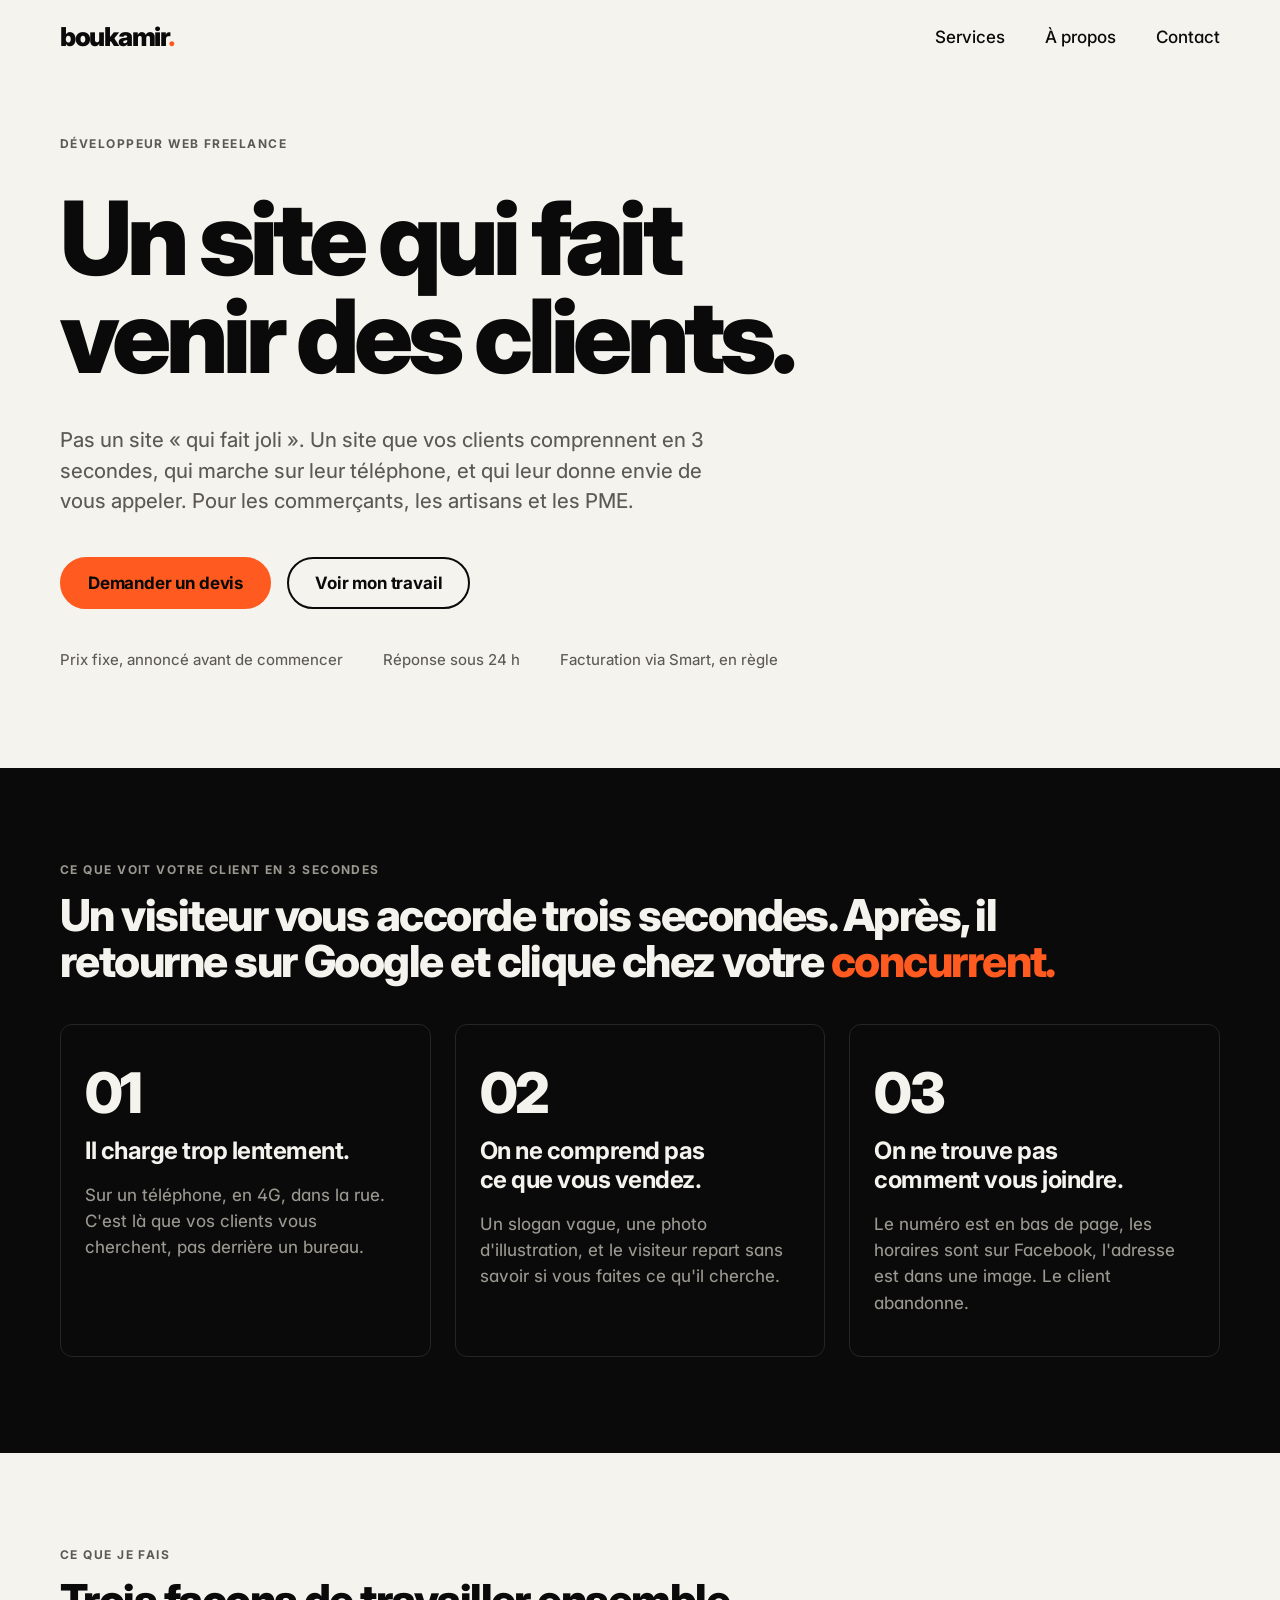
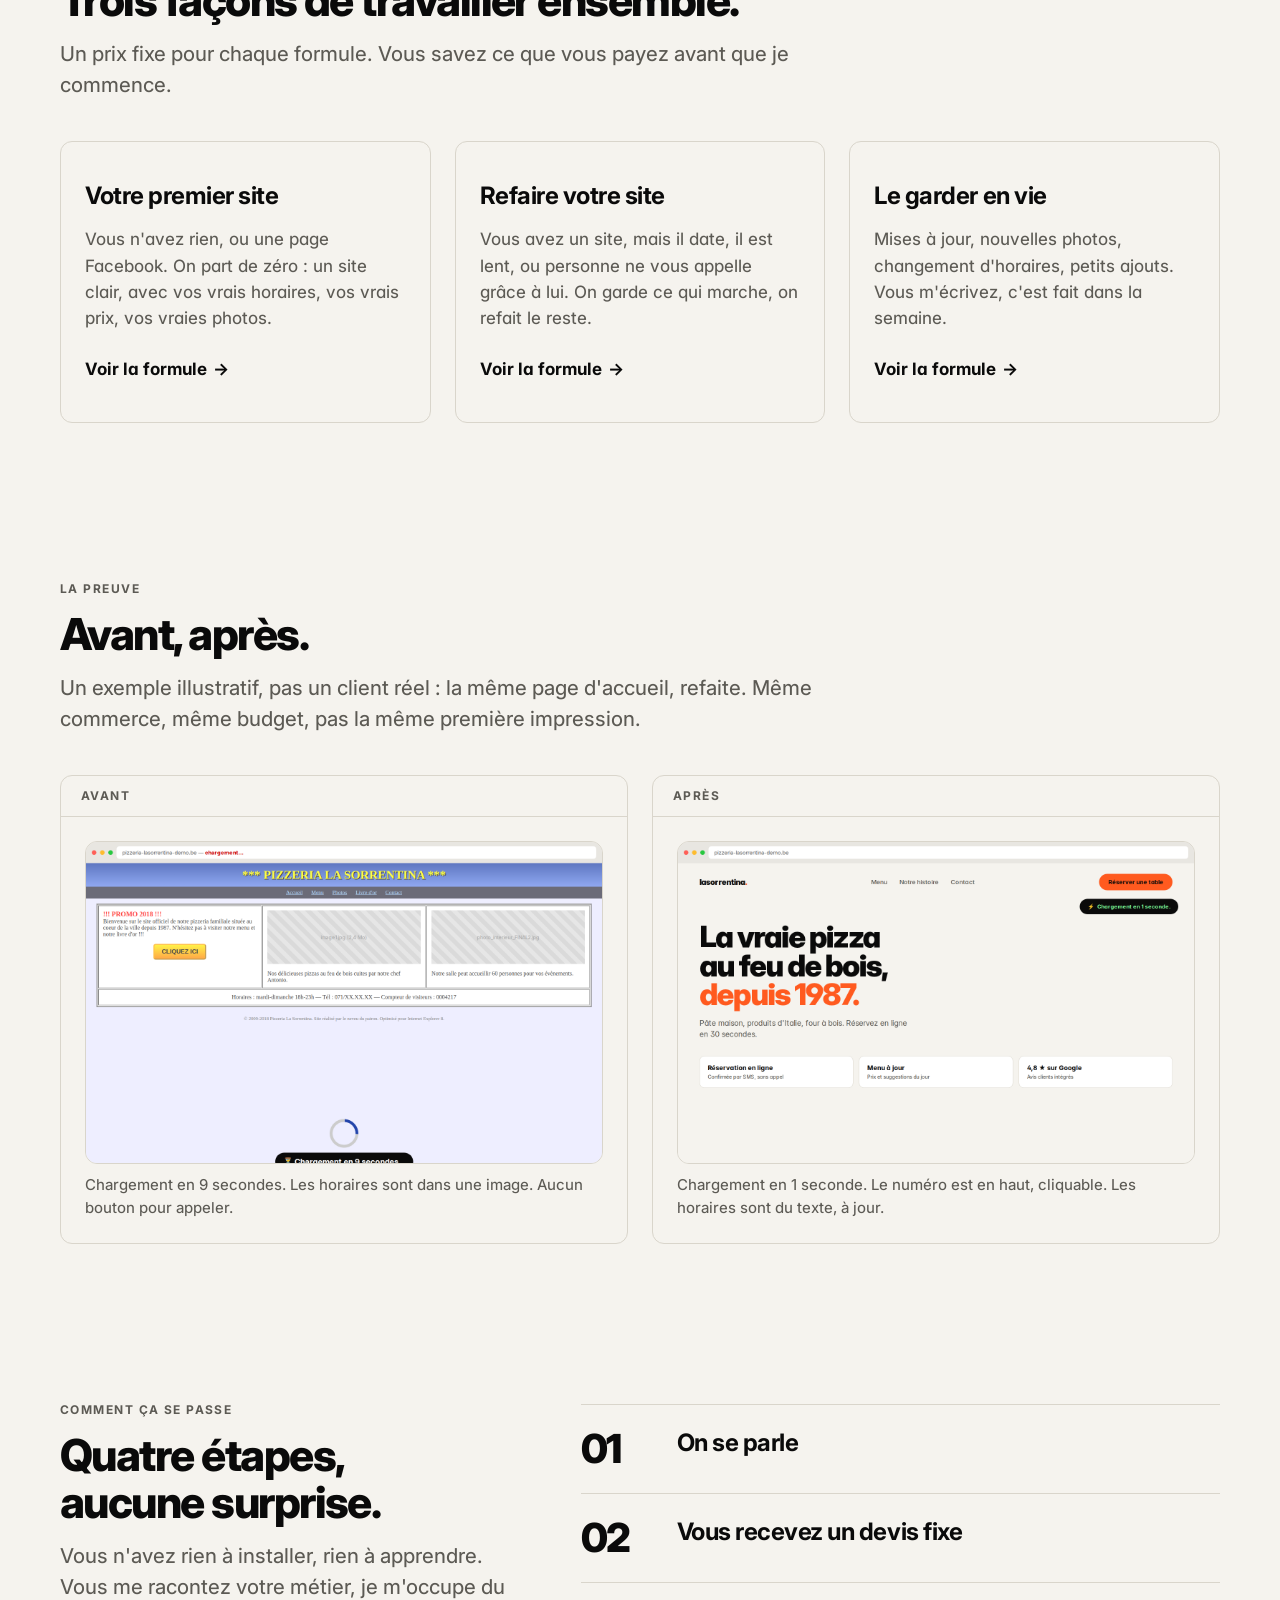
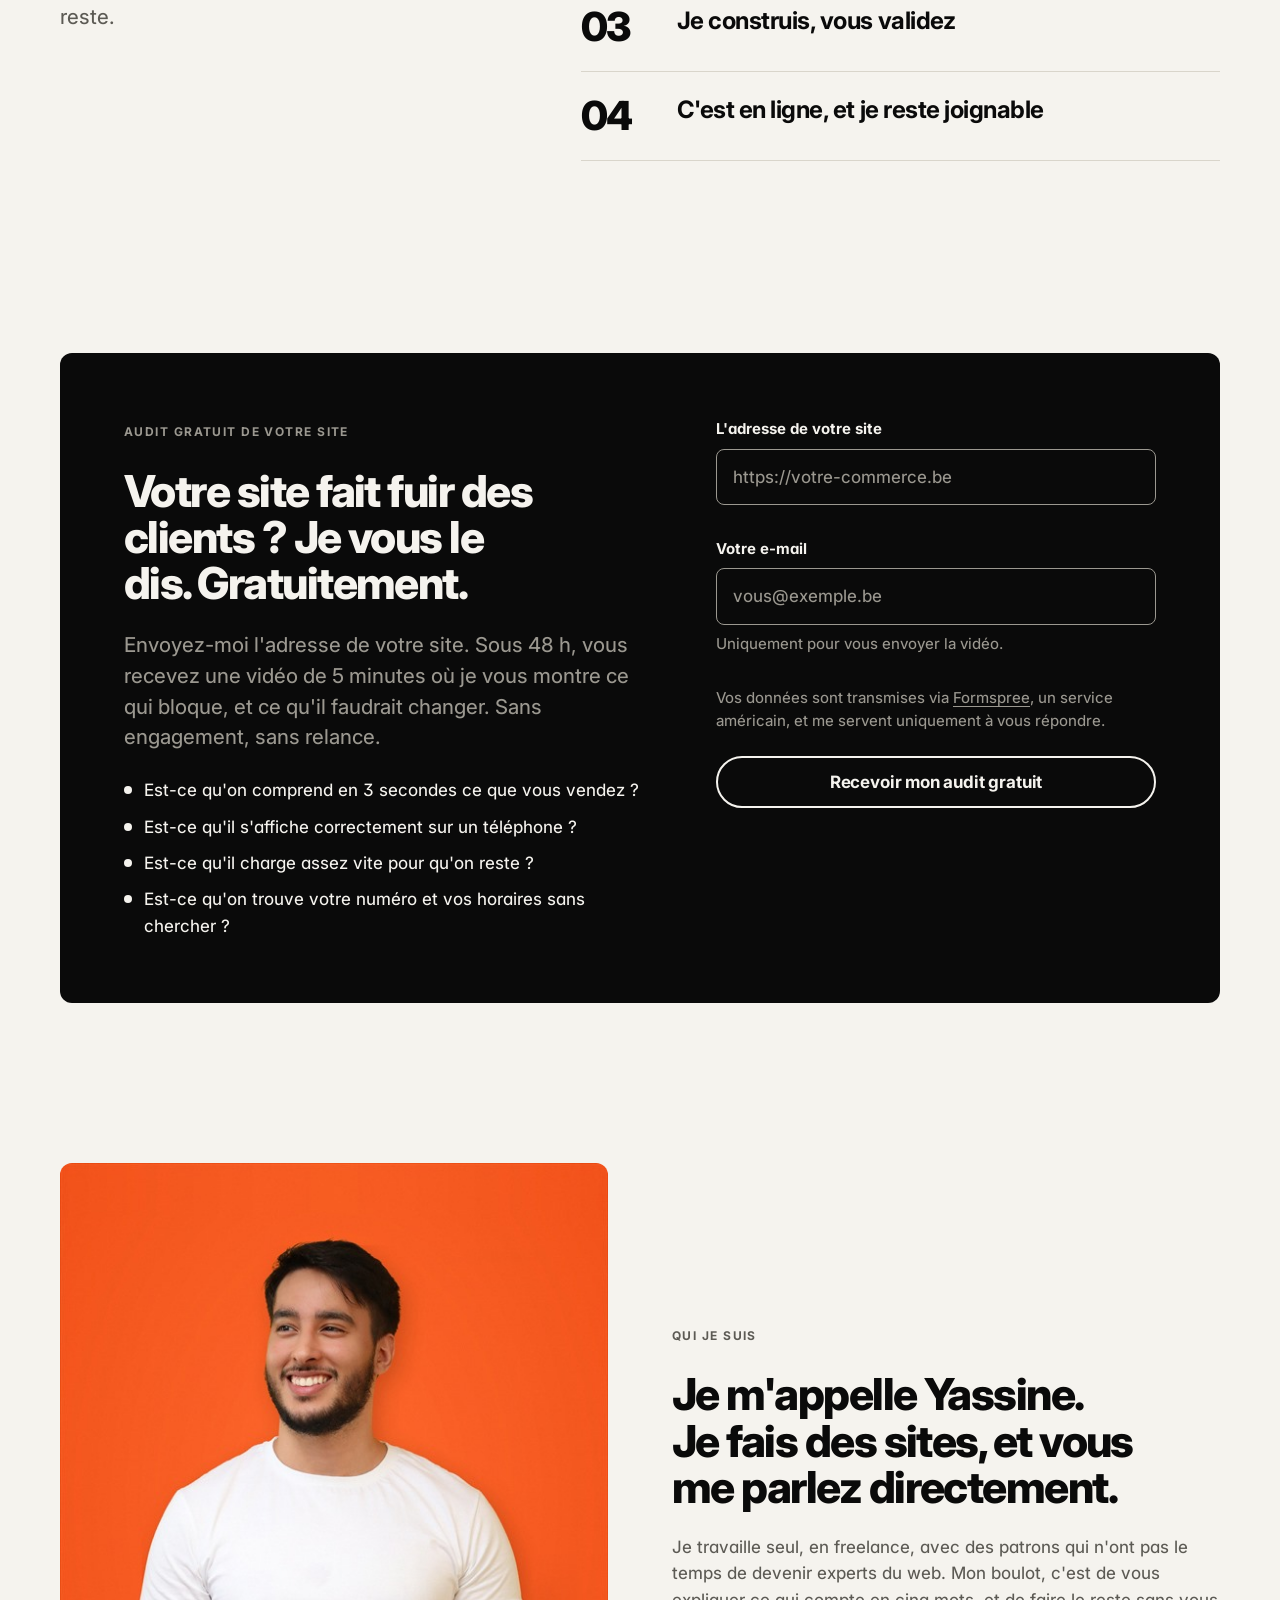
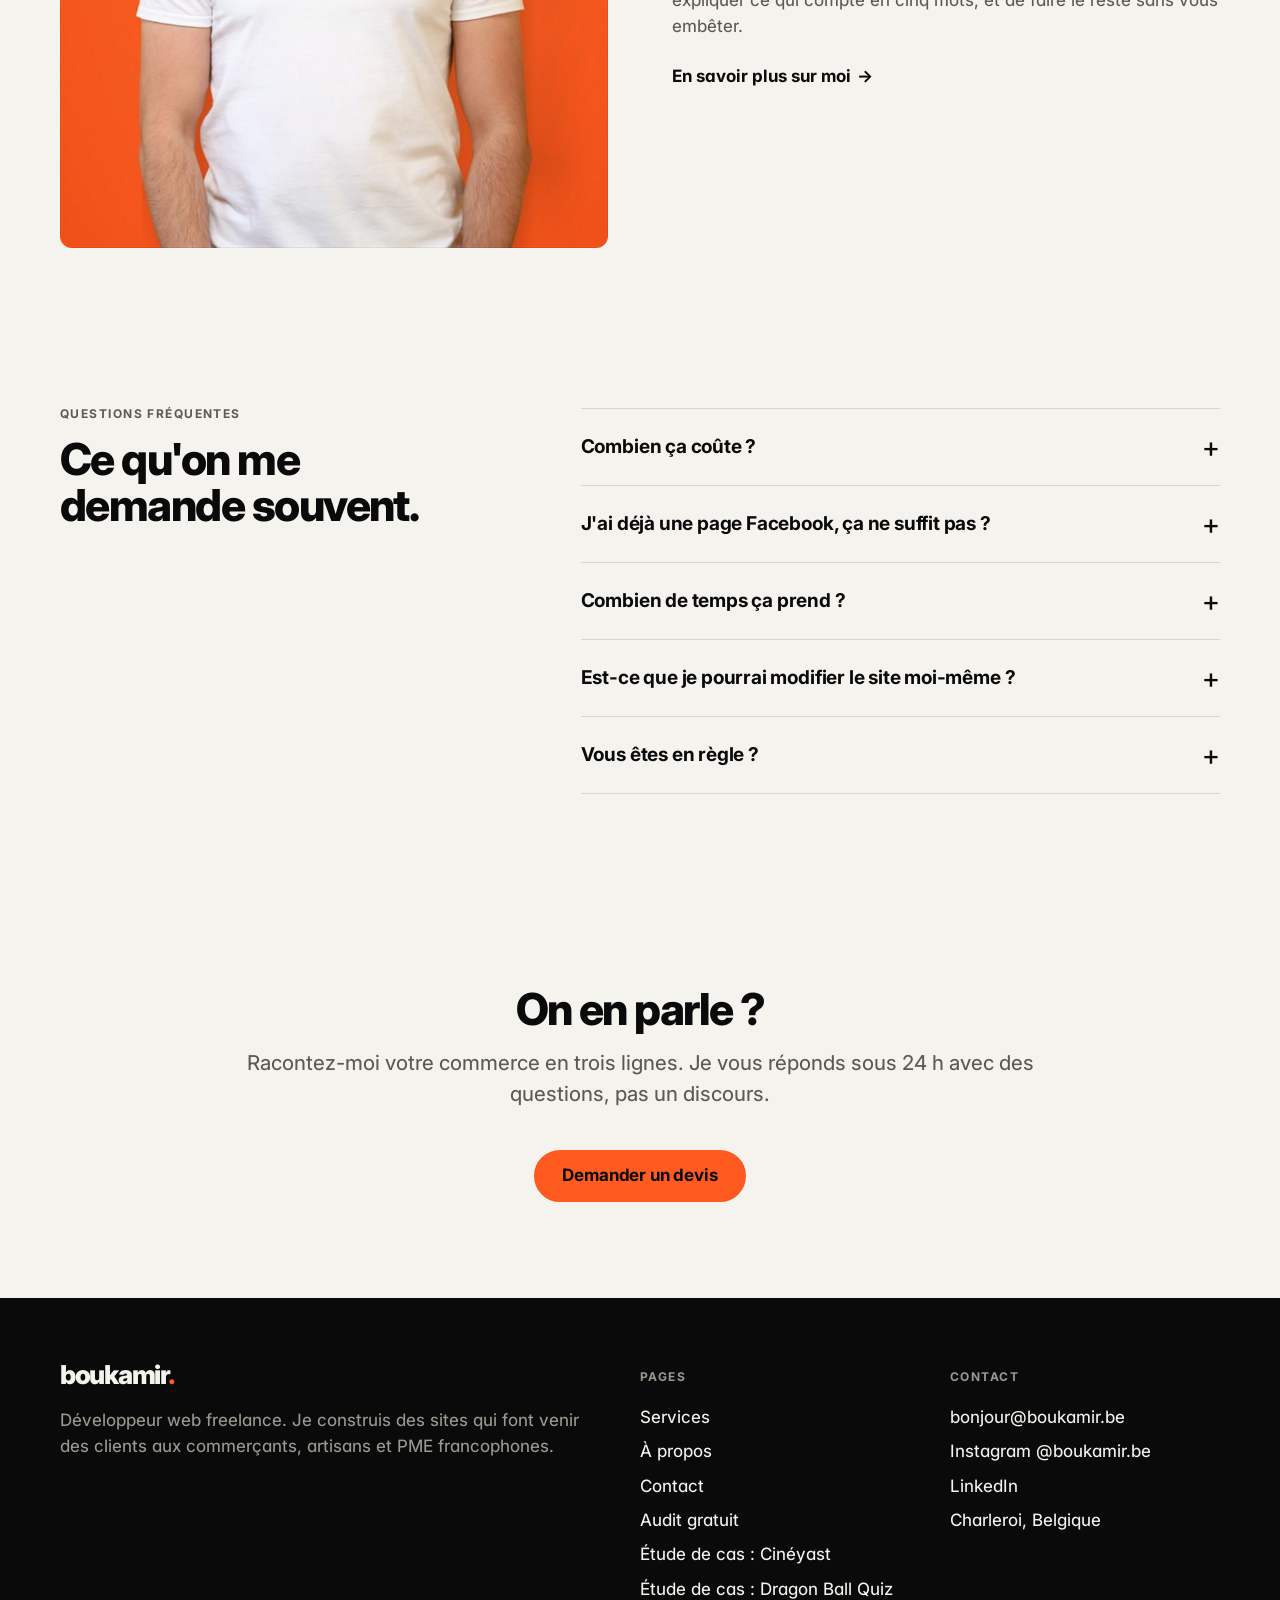
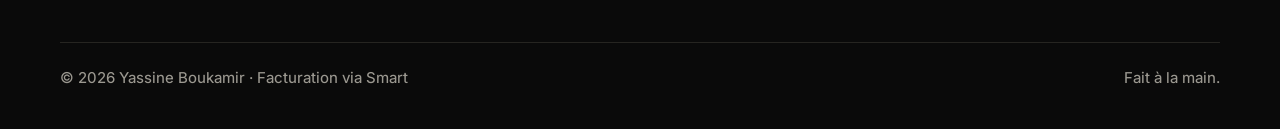
<file: index.html>
<!DOCTYPE html>
<html lang="fr">
<head>
  <meta charset="UTF-8">
  <meta name="viewport" content="width=device-width, initial-scale=1">
  <title>Yassine Boukamir — Un site qui fait venir des clients</title>
  <meta name="description" content="Développeur web freelance à Charleroi. Je construis des sites pour les commerçants, artisans et PME : prix fixe annoncé avant de commencer, réponse sous 24 h.">

  <meta property="og:title" content="Yassine Boukamir — Un site qui fait venir des clients">
  <meta property="og:description" content="Développeur web freelance à Charleroi. Des sites pour commerçants, artisans et PME. Prix fixe, réponse sous 24 h.">
  <meta property="og:type" content="website">
  <meta property="og:url" content="https://boukamir.be/">
  <meta property="og:locale" content="fr_BE">
  <link rel="canonical" href="https://boukamir.be/">
  <!-- Le nom porte un numero de version, et ce n'est pas de la coquetterie.
       LinkedIn associe l'image qu'il a traitee a l'URL exacte de l'og:image, et
       il garde aussi ses echecs : la vignette est restee a 89 octets -- un
       pixel transparent -- pendant deux re-lectures, alors que l'image etait
       servie correctement. Renommer a suffi : traitee du premier coup.
       Incrementer a chaque refonte de l'apercu. -->
  <meta property="og:image" content="https://boukamir.be/assets/apercu-5.jpg">
  <meta property="og:image:width" content="1200">
  <meta property="og:image:height" content="630">
  <meta property="og:image:alt" content="boukamir.be — un site qui fait venir des clients">
  <meta name="twitter:card" content="summary_large_image">

  <!-- Validation Google Search Console. Ce jeton était déjà celui du domaine :
       il était inséré par l'extension Rank Math de l'ancien WordPress, et a
       disparu avec lui. Le remettre ici conserve la propriété déjà validée,
       sans repasser par une nouvelle procédure. Ne pas le modifier. -->
  <meta name="google-site-verification" content="LoE7iel1y7EDNJW5CL4DNfynYiIcXp9uapy0k_Mepdo">

  <!-- Inter vient de Google Fonts : c'est la police du kit d'identité, et
       elle n'est pas auto-hébergée ici. Les deux preconnect font gagner le
       temps de négociation TLS vers les deux domaines (le CSS d'un côté, les
       fichiers de police de l'autre) ; sans le crossorigin sur gstatic, la
       connexion ouverte n'est pas réutilisée et le preconnect ne sert à rien. -->
  <link rel="preconnect" href="https://fonts.googleapis.com">
  <link rel="preconnect" href="https://fonts.gstatic.com" crossorigin>
  <link rel="stylesheet" href="https://fonts.googleapis.com/css2?family=Inter:opsz,wght@14..32,100..900&display=swap">
  <link rel="stylesheet" href="css/style.css">

  <!-- Favicon : le mot-symbole réduit à son initiale, avec le point orange.
       C'est ce qui rend l'onglet reconnaissable sans être lu. -->
  <link rel="icon" href="data:image/svg+xml,<svg xmlns='http://www.w3.org/2000/svg' viewBox='0 0 100 100'><rect width='100' height='100' rx='20' fill='%230A0A0A'/><text x='40' y='75' font-family='Inter,Segoe UI,Helvetica,sans-serif' font-size='78' font-weight='800' text-anchor='middle' fill='%23F5F3EE'>b</text><circle cx='74' cy='67' r='9' fill='%23FF5A1F'/></svg>">

  <!-- Données structurées. Le site vend des prestations : c'est le
       professionnel local qu'il faut décrire, pas un candidat. Tout ce qui
       est ici doit être vrai et vérifiable ailleurs — un balisage qui
       contredit la page se retourne contre elle. -->
  <script type="application/ld+json">
  {
    "@context": "https://schema.org",
    "@type": "ProfessionalService",
    "name": "Yassine Boukamir — Développeur web freelance",
    "url": "https://boukamir.be/",
    "email": "mailto:bonjour@boukamir.be",
    "image": "https://boukamir.be/assets/yassine-1120.jpg",
    "description": "Sites vitrines pour commerçants, artisans et PME à Charleroi et alentours.",
    "areaServed": "BE",
    "address": {
      "@type": "PostalAddress",
      "addressLocality": "Charleroi",
      "addressCountry": "BE"
    },
    "founder": {
      "@type": "Person",
      "name": "Yassine Boukamir",
      "jobTitle": "Développeur web freelance"
    },
    "knowsLanguage": ["fr", "en"],
    "sameAs": [
      "https://www.instagram.com/boukamir.be",
      "https://www.linkedin.com/in/yboukamir/"
    ]
  }
  </script>
</head>
<body>
  <a class="lien-evitement" href="#main">Aller au contenu</a>

  <!-- En-tête : pas de bouton orange ici. L'orange est réservé au bouton principal de la page. -->
  <header class="site-header">
    <div class="container site-header__inner">
      <a class="logo" href="/" aria-label="boukamir.be — accueil">boukamir<span class="logo__dot">.</span></a>
      <nav class="nav" id="nav" aria-label="Navigation principale">
        <a href="services.html">Services</a>
        <a href="a-propos.html">À propos</a>
        <a href="contact.html">Contact</a>
      </nav>
      <button class="nav-toggle" id="nav-toggle" type="button" aria-expanded="false" aria-controls="nav">Menu</button>
    </div>
  </header>

  <main id="main">

    <!-- ÉCRAN 1 · Héros — le seul orange de cet écran : le bouton « Demander un devis ». -->
    <section class="section section--hero" aria-labelledby="hero-title">
      <div class="container hero">
        <span class="label">Développeur web freelance</span>
        <h1 class="display hero__title" id="hero-title">Un site qui fait venir des clients.</h1>
        <p class="lead hero__lead">Pas un site&nbsp;«&nbsp;qui fait joli&nbsp;». Un site que vos clients comprennent en 3 secondes, qui marche sur leur téléphone, et qui leur donne envie de vous appeler. Pour les commerçants, les artisans et les PME.</p>
        <div class="btn-row">
          <a class="btn btn--primary" href="contact.html">Demander un devis</a>
          <a class="btn btn--outline" href="#travail">Voir mon travail</a>
        </div>
        <div class="hero__meta small muted">
          <span>Prix fixe, annoncé avant de commencer</span>
          <span>Réponse sous 24&nbsp;h</span>
          <span>Facturation via Smart, en règle</span>
        </div>
      </div>
    </section>

    <!-- ÉCRAN 2 · Le problème — l'accent ici est un mot orange dans le titre (pas de bouton). -->
    <section class="section bg-noir" aria-labelledby="probleme-title">
      <div class="container">
        <div class="section__head">
          <span class="label">Ce que voit votre client en 3 secondes</span>
          <h2 id="probleme-title">Un visiteur vous accorde trois secondes. Après, il retourne sur Google et clique chez votre <span class="accent">concurrent.</span></h2>
        </div>
        <div class="grid grid--3">
          <div class="card">
            <span class="card__num">01</span>
            <h3 class="card__title">Il charge trop lentement.</h3>
            <p class="muted">Sur un téléphone, en 4G, dans la rue. C'est là que vos clients vous cherchent, pas derrière un bureau.</p>
          </div>
          <div class="card">
            <span class="card__num">02</span>
            <h3 class="card__title">On ne comprend pas ce que vous vendez.</h3>
            <p class="muted">Un slogan vague, une photo d'illustration, et le visiteur repart sans savoir si vous faites ce qu'il cherche.</p>
          </div>
          <div class="card">
            <span class="card__num">03</span>
            <h3 class="card__title">On ne trouve pas comment vous joindre.</h3>
            <p class="muted">Le numéro est en bas de page, les horaires sont sur Facebook, l'adresse est dans une image. Le client abandonne.</p>
          </div>
        </div>
      </div>
    </section>

    <!-- ÉCRAN 3 · Ce que je fais -->
    <section class="section" id="services" aria-labelledby="services-title">
      <div class="container">
        <div class="section__head">
          <span class="label">Ce que je fais</span>
          <h2 id="services-title">Trois façons de travailler ensemble.</h2>
          <p class="lead">Un prix fixe pour chaque formule. Vous savez ce que vous payez avant que je commence.</p>
        </div>
        <div class="grid grid--3">
          <a class="card" href="services.html#vitrine">
            <h3 class="card__title">Votre premier site</h3>
            <p class="muted">Vous n'avez rien, ou une page Facebook. On part de zéro&nbsp;: un site clair, avec vos vrais horaires, vos vrais prix, vos vraies photos.</p>
            <span class="link-arrow">Voir la formule</span>
          </a>
          <a class="card" href="services.html#refonte">
            <h3 class="card__title">Refaire votre site</h3>
            <p class="muted">Vous avez un site, mais il date, il est lent, ou personne ne vous appelle grâce à lui. On garde ce qui marche, on refait le reste.</p>
            <span class="link-arrow">Voir la formule</span>
          </a>
          <a class="card" href="services.html#suivi">
            <h3 class="card__title">Le garder en vie</h3>
            <p class="muted">Mises à jour, nouvelles photos, changement d'horaires, petits ajouts. Vous m'écrivez, c'est fait dans la semaine.</p>
            <span class="link-arrow">Voir la formule</span>
          </a>
        </div>
      </div>
    </section>

    <!-- ÉCRAN 4 · La preuve : avant / après
         Les captures montrent une pizzeria imaginaire, et leur barre
         d'adresse le dit en toutes lettres (« …-demo.be »). Le texte doit le
         dire aussi : c'est le bloc qui s'appelle « La preuve », un prospect
         qui découvre seul que l'exemple est fictif perd confiance d'un coup. -->
    <section class="section section--tight" id="travail" aria-labelledby="travail-title">
      <div class="container">
        <div class="section__head">
          <span class="label">La preuve</span>
          <h2 id="travail-title">Avant, après.</h2>
          <p class="lead">Un exemple illustratif, pas un client réel&nbsp;: la même page d'accueil, refaite. Même commerce, même budget, pas la même première impression.</p>
        </div>
        <div class="compare">
          <div class="compare__panel">
            <span class="label">Avant</span>
            <div class="compare__body">
              <img class="capture" src="assets/site-avant.png" width="1440" height="900"
                   alt="Page d'accueil encombrée : titre clignotant, images non chargées, horaires noyés en bas de page"
                   loading="lazy" decoding="async">
              <p class="muted small">Chargement en 9 secondes. Les horaires sont dans une image. Aucun bouton pour appeler.</p>
            </div>
          </div>
          <div class="compare__panel">
            <span class="label">Après</span>
            <div class="compare__body">
              <img class="capture" src="assets/site-apres.png" width="1440" height="900"
                   alt="Page d'accueil épurée : un titre lisible, un bouton de réservation, les informations utiles en évidence"
                   loading="lazy" decoding="async">
              <p class="muted small">Chargement en 1 seconde. Le numéro est en haut, cliquable. Les horaires sont du texte, à jour.</p>
            </div>
          </div>
        </div>
      </div>
    </section>

    <!-- ÉCRAN 5 · Comment ça se passe.
         Écart avec la maquette, demandé par Yassine le 02/09 : les quatre
         descriptions ont sauté, seuls les titres restent. La section faisait
         1 183 px sur téléphone, soit un écran et demi d'une page qui en fait
         neuf. Les titres suffisent à porter l'argument — le prix annoncé
         avant, la validation par le client, la disponibilité après — et le
         détail vit sur la page contact, sous « Ce qui se passe ensuite ». -->
    <section class="section" aria-labelledby="etapes-title">
      <div class="container grid grid--split">
        <div class="section__head">
          <span class="label">Comment ça se passe</span>
          <h2 id="etapes-title">Quatre étapes, aucune surprise.</h2>
          <p class="lead">Vous n'avez rien à installer, rien à apprendre. Vous me racontez votre métier, je m'occupe du reste.</p>
        </div>
        <ol class="steps">
          <li><div><h3>On se parle</h3></div></li>
          <li><div><h3>Vous recevez un devis fixe</h3></div></li>
          <li><div><h3>Je construis, vous validez</h3></div></li>
          <li><div><h3>C'est en ligne, et je reste joignable</h3></div></li>
        </ol>
      </div>
    </section>

    <!-- Bloc « audit gratuit » : fond noir, bouton en contour (l'orange de la page est déjà pris par « Demander un devis »). -->
    <section class="section" id="audit" aria-labelledby="audit-title">
      <div class="container">
        <div class="audit bg-noir">
          <div class="audit__grid">
            <div class="stack-lg">
              <span class="label">Audit gratuit de votre site</span>
              <h2 id="audit-title">Votre site fait fuir des clients&nbsp;? Je vous le dis. Gratuitement.</h2>
              <p class="lead">Envoyez-moi l'adresse de votre site. Sous 48&nbsp;h, vous recevez une vidéo de 5 minutes où je vous montre ce qui bloque, et ce qu'il faudrait changer. Sans engagement, sans relance.</p>
              <ul class="list">
                <li>Est-ce qu'on comprend en 3 secondes ce que vous vendez&nbsp;?</li>
                <li>Est-ce qu'il s'affiche correctement sur un téléphone&nbsp;?</li>
                <li>Est-ce qu'il charge assez vite pour qu'on reste&nbsp;?</li>
                <li>Est-ce qu'on trouve votre numéro et vos horaires sans chercher&nbsp;?</li>
              </ul>
            </div>

            <!-- ⚠️ Formspree fonctionne aussi depuis localhost : tester ce
                 formulaire envoie un vrai message. L'adresse de réception est
                 configurée chez eux, jamais ici — c'est ce qui évite qu'un
                 robot la récolte sur la page. -->
            <form class="form" data-formulaire action="https://formspree.io/f/mljrvvkd" method="POST" novalidate>
              <input type="hidden" name="_subject" value="Demande d'audit gratuit — boukamir.be">
              <p class="piege-robots" aria-hidden="true">
                <label for="audit-gotcha">Laissez ce champ vide</label>
                <input id="audit-gotcha" name="_gotcha" tabindex="-1" autocomplete="off">
              </p>
              <div class="field">
                <label for="audit-url">L'adresse de votre site</label>
                <input class="input" id="audit-url" name="Site" type="url" placeholder="https://votre-commerce.be" required>
                <p class="erreur-champ" role="alert"></p>
              </div>
              <div class="field">
                <label for="audit-email">Votre e-mail</label>
                <input class="input" id="audit-email" name="Email" type="email" placeholder="vous@exemple.be" required>
                <span class="hint">Uniquement pour vous envoyer la vidéo.</span>
                <p class="erreur-champ" role="alert"></p>
              </div>
              <p class="mention-donnees">Vos données sont transmises via <a href="https://formspree.io/legal/privacy-policy" target="_blank" rel="noopener noreferrer">Formspree<span class="sr-only"> (nouvel onglet)</span></a>, un service américain, et me servent uniquement à vous répondre.</p>
              <button class="btn btn--outline btn--block" type="submit">Recevoir mon audit gratuit</button>
              <p class="form__status small muted" aria-live="polite"></p>
            </form>
          </div>
        </div>
      </div>
    </section>

    <!-- ÉCRAN 7 · Qui je suis (court, renvoie vers À propos) -->
    <section class="section section--tight" aria-labelledby="qui-title">
      <div class="container grid grid--split-even">
        <img class="photo" src="assets/yassine-560.jpg"
             srcset="assets/yassine-560.jpg 560w, assets/yassine-1120.jpg 1120w"
             sizes="(max-width: 900px) calc(100vw - 2 * var(--gutter)), 548px"
             width="560" height="700"
             alt="Yassine Boukamir, développeur web freelance" loading="lazy" decoding="async">
        <div class="stack-lg">
          <span class="label">Qui je suis</span>
          <h2 id="qui-title">Je m'appelle Yassine. Je fais des sites, et vous me parlez directement.</h2>
          <p class="muted">Je travaille seul, en freelance, avec des patrons qui n'ont pas le temps de devenir experts du web. Mon boulot, c'est de vous expliquer ce qui compte en cinq mots, et de faire le reste sans vous embêter.</p>
          <a class="link-arrow" href="a-propos.html">En savoir plus sur moi</a>
        </div>
      </div>
    </section>

    <!-- ÉCRAN 8 · Questions -->
    <section class="section" aria-labelledby="faq-title">
      <div class="container grid grid--split">
        <div class="section__head">
          <span class="label">Questions fréquentes</span>
          <h2 id="faq-title">Ce qu'on me demande souvent.</h2>
        </div>
        <div class="faq">
          <details>
            <summary>Combien ça coûte&nbsp;?</summary>
            <p>Ça dépend de ce dont vous avez besoin, mais c'est toujours un prix fixe, écrit avant de commencer. Les fourchettes sont sur la page <a href="services.html">Services</a>. Pas d'abonnement caché.</p>
          </details>
          <details>
            <summary>J'ai déjà une page Facebook, ça ne suffit pas&nbsp;?</summary>
            <p>Pour vos habitués, si. Pour quelqu'un qui tape&nbsp;«&nbsp;boulangerie Marcinelle&nbsp;» dans Google, non&nbsp;: il tombe sur vos concurrents qui ont un site. Un site, c'est pour les clients que vous n'avez pas encore.</p>
          </details>
          <details>
            <summary>Combien de temps ça prend&nbsp;?</summary>
            <p>Entre deux et cinq semaines selon la formule, à partir du moment où j'ai vos textes et vos photos. Le délai est écrit dans le devis.</p>
          </details>
          <details>
            <summary>Est-ce que je pourrai modifier le site moi-même&nbsp;?</summary>
            <p>Oui, pour les choses courantes&nbsp;: horaires, prix, photos, une annonce en page d'accueil. Je vous montre comment faire en 20 minutes, et si vous préférez, je le fais pour vous.</p>
          </details>
          <details>
            <summary>Vous êtes en règle&nbsp;?</summary>
            <p>Oui. Je facture via Smart, une coopérative belge qui gère la facturation et les cotisations. Vous recevez une facture normale, avec TVA, déductible.</p>
          </details>
        </div>
      </div>
    </section>

    <!-- ÉCRAN 9 · Appel final — deuxième bouton orange de la page, mais jamais sur le même écran que le premier. -->
    <section class="section cta-final" aria-labelledby="cta-title">
      <div class="container">
        <h2 class="display h2" id="cta-title">On en parle&nbsp;?</h2>
        <p class="lead">Racontez-moi votre commerce en trois lignes. Je vous réponds sous 24&nbsp;h avec des questions, pas un discours.</p>
        <div class="btn-row">
          <a class="btn btn--primary" href="contact.html">Demander un devis</a>
        </div>
      </div>
    </section>

  </main>

  <footer class="site-footer bg-noir">
    <div class="container">
      <div class="site-footer__grid">
        <div class="stack">
          <a class="logo" href="/">boukamir<span class="logo__dot">.</span></a>
          <p class="muted">Développeur web freelance. Je construis des sites qui font venir des clients aux commerçants, artisans et PME francophones.</p>
        </div>
        <div>
          <span class="label">Pages</span>
          <ul class="list" style="margin-top:16px">
            <li><a href="services.html">Services</a></li>
            <li><a href="a-propos.html">À propos</a></li>
            <li><a href="contact.html">Contact</a></li>
            <li><a href="#audit">Audit gratuit</a></li>
            <li><a href="cineyast.html">Étude de cas&nbsp;: Cinéyast</a></li>
            <li><a href="dragonballquiz.html">Étude de cas&nbsp;: Dragon Ball Quiz</a></li>
          </ul>
        </div>
        <div>
          <span class="label">Contact</span>
          <ul class="list" style="margin-top:16px">
            <li><a href="mailto:bonjour@boukamir.be">bonjour@boukamir.be</a></li>
            <li><a href="https://www.instagram.com/boukamir.be" target="_blank" rel="noopener noreferrer">Instagram @boukamir.be<span class="sr-only"> (nouvel onglet)</span></a></li>
            <li><a href="https://www.linkedin.com/in/yboukamir/" target="_blank" rel="noopener noreferrer">LinkedIn<span class="sr-only"> (nouvel onglet)</span></a></li>
            <li>Charleroi, Belgique</li>
          </ul>
        </div>
      </div>
      <div class="site-footer__bottom">
        <span>© <span id="annee">2026</span> Yassine Boukamir&nbsp;· Facturation via Smart</span>
        <span>Fait à la main.</span>
      </div>
    </div>
  </footer>

  <script src="js/script.js"></script>
</body>
</html>
</file>
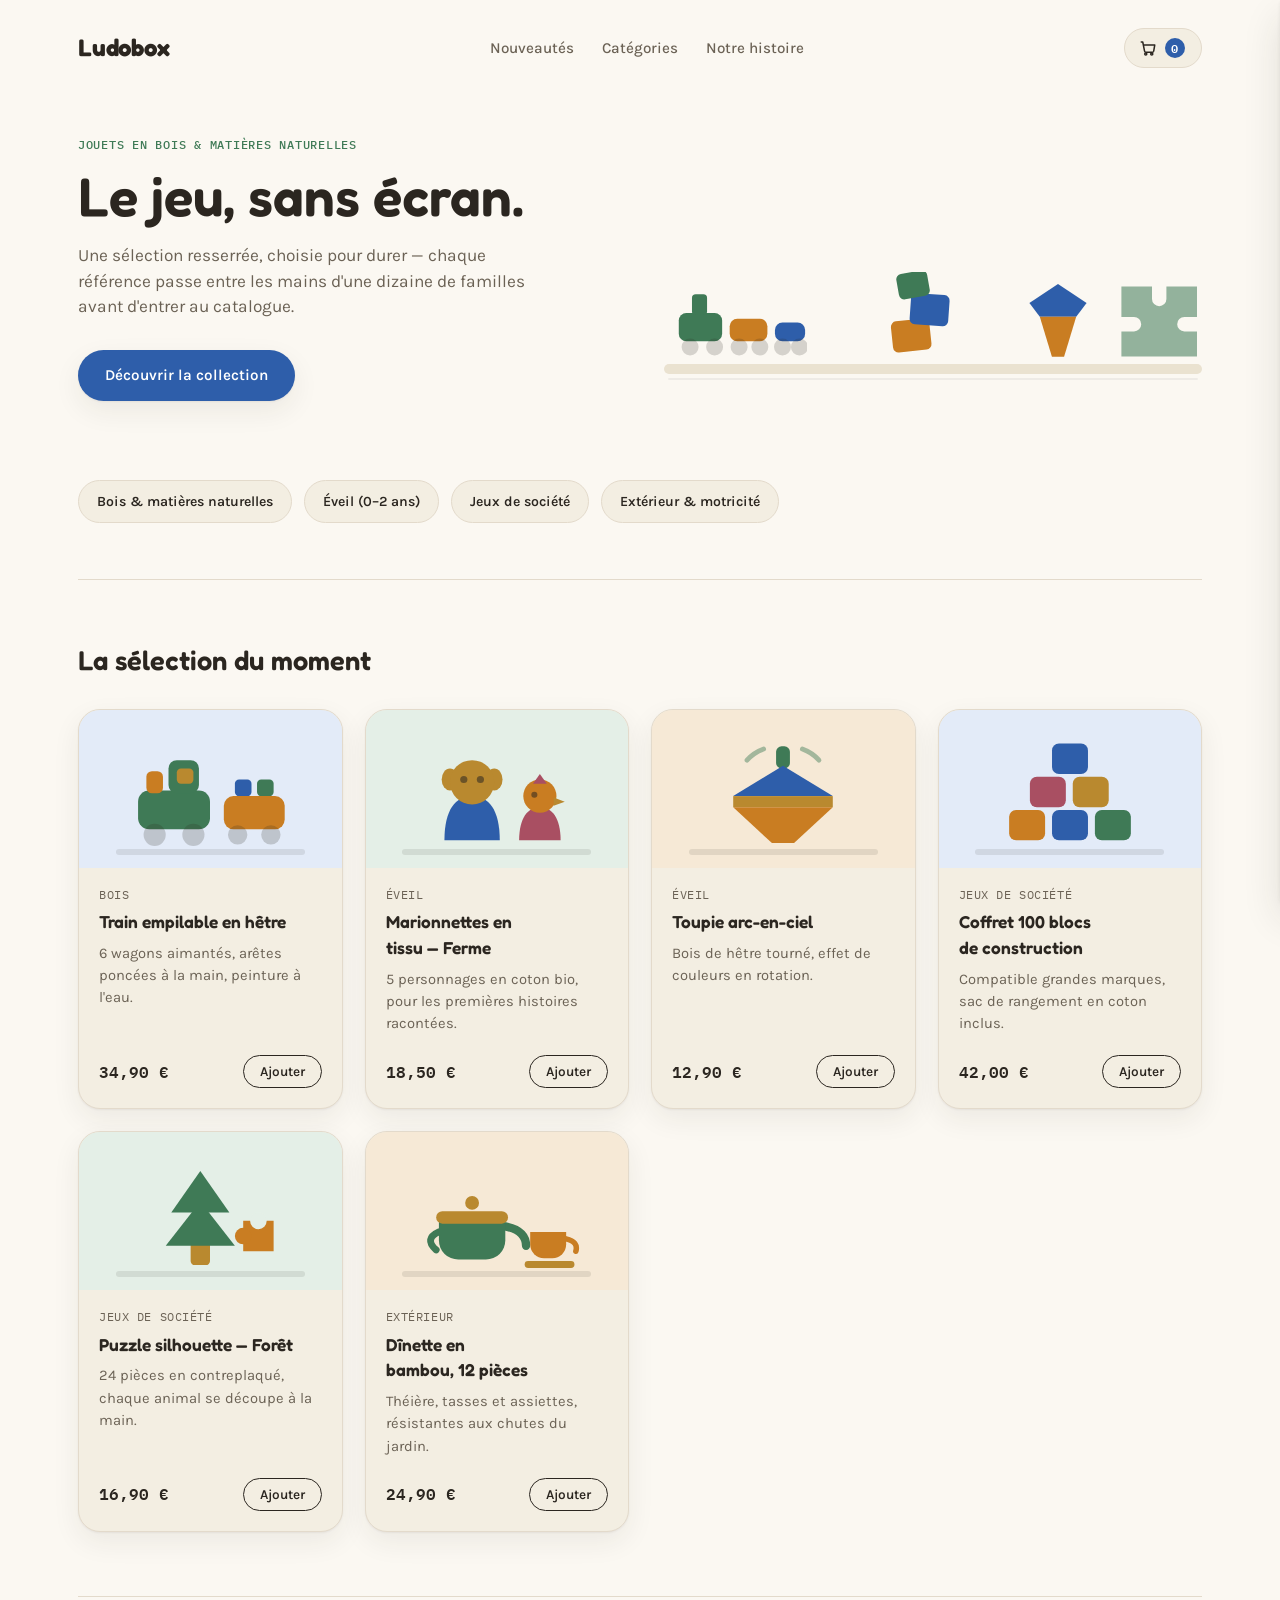
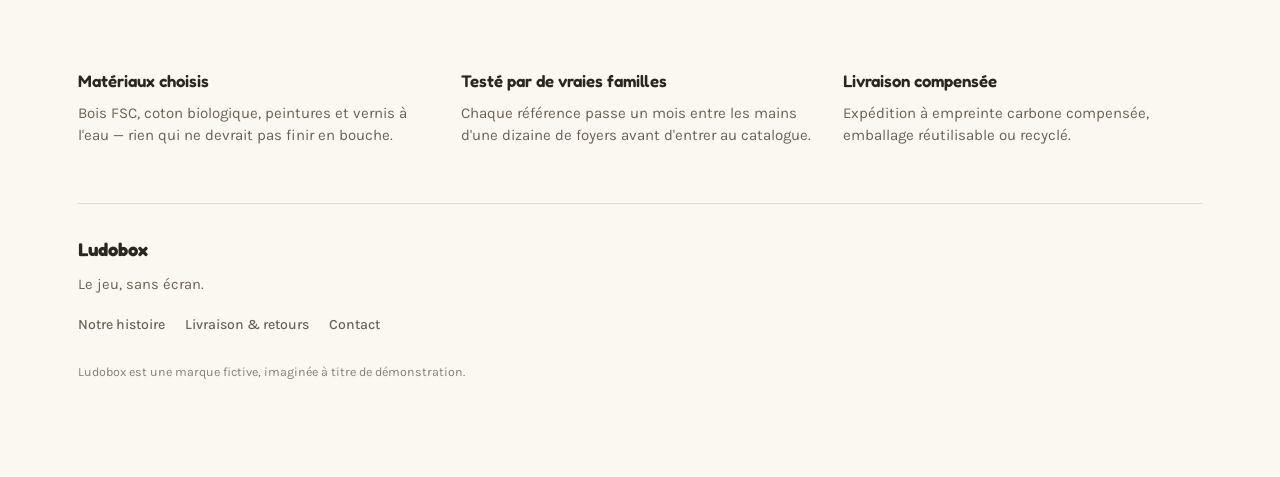
<file: demos/ludobox/index.html>
<!DOCTYPE html>
<html lang="fr">
<head>
<meta charset="UTF-8">
<meta name="viewport" content="width=device-width, initial-scale=1">
<title>Ludobox — démonstration · Yassine Boukamir</title>
<meta name="description" content="Démonstration d'interface : boutique de jouets fictive, panier interactif, tiroir latéral et récapitulatif de commande. HTML, CSS et JavaScript, sans dépendance.">
<link rel="canonical" href="https://boukamir.be/demos/ludobox/">
<link rel="icon" href="data:image/svg+xml,<svg xmlns='http://www.w3.org/2000/svg' viewBox='0 0 100 100'><text y='.9em' font-size='90'>🧸</text></svg>">

<link rel="preconnect" href="https://fonts.googleapis.com">
<link rel="preconnect" href="https://fonts.gstatic.com" crossorigin>
<link rel="stylesheet" href="https://fonts.googleapis.com/css2?family=Fredoka:wght@500;600;700&family=Karla:wght@400;500;700&family=IBM+Plex+Mono:wght@500;600&display=swap">

<style>
  :root {
    --bg: #FBF8F2;
    --surface: #F3EEE2;
    --surface-2: #EAE2D0;
    --ink: #2B2620;
    --ink-soft: #6B6255;
    --line: #E3DACB;
    --accent: #2E5EAA;
    --accent-soft: #E3EBF8;
    --accent-ink: #FFFFFF;
    --accent-2: #3F7A56;
    --accent-2-soft: #E4EFE7;
    --accent-3: #C97D22;
    --accent-3-soft: #F6E9D6;
    --shadow: 0 1px 2px rgba(43,38,32,.06), 0 10px 28px rgba(43,38,32,.07);
    --shadow-lift: 0 2px 4px rgba(43,38,32,.08), 0 18px 36px rgba(43,38,32,.12);

    /* Palette des jouets. Elle est séparée des couleurs d'interface parce
       qu'elle sert à dessiner, pas à signaler : elle doit rester lisible sur
       les fonds teintés des cartes. */
    --toy-bleu:   #2E5EAA;
    --toy-vert:   #3F7A56;
    --toy-orange: #C97D22;
    --toy-rose:   #A94F62;
    --toy-bois:   #B9892F;

    --font-display: 'Fredoka', ui-rounded, 'Segoe UI', system-ui, sans-serif;
    --font-body: 'Karla', 'Segoe UI', Arial, sans-serif;
    --font-mono: 'IBM Plex Mono', 'SFMono-Regular', Consolas, monospace;
  }

  /* Le thème sombre a été retiré le 26/08/2026, comme sur le reste du site.
     Les valeurs restent dans l'historique Git. La page déclare désormais
     color-scheme: light, pour que le navigateur n'inverse pas de lui-même les
     contrôles de formulaire chez un visiteur en mode sombre. */
  :root { color-scheme: light; }

  * { box-sizing: border-box; }
  html { -webkit-text-size-adjust: 100%; }
  body {
    margin: 0;
    background: var(--bg);
    color: var(--ink);
    font-family: var(--font-body);
    font-size: 16px;
    line-height: 1.5;
    -webkit-font-smoothing: antialiased;
  }
  img { max-width: 100%; }
  a { color: inherit; }
  h1, h2, h3 { font-family: var(--font-display); font-weight: 600; text-wrap: balance; margin: 0; color: var(--ink); }
  p { margin: 0; }
  button { font-family: inherit; }
  .page { max-width: 1180px; margin: 0 auto; padding: 0 28px 96px; }
  @media (max-width: 620px) { .page { padding: 0 18px 72px; } }

  /* ---------- Nav ---------- */
  .nav {
    display: flex; align-items: center; justify-content: space-between;
    padding: 28px 0 20px;
  }
  .logo { font-family: var(--font-display); font-weight: 700; font-size: 1.5rem; letter-spacing: -0.01em; }
  .nav-links { display: flex; gap: 28px; font-size: .95rem; font-weight: 500; }
  .nav-links a { text-decoration: none; color: var(--ink-soft); transition: color .15s ease; }
  .nav-links a:hover, .nav-links a:focus-visible { color: var(--ink); }
  @media (max-width: 700px) { .nav-links { display: none; } }

  .cart-btn {
    display: flex; align-items: center; gap: 8px;
    background: var(--surface); border: 1px solid var(--line);
    border-radius: 999px; padding: 9px 16px 9px 14px;
    cursor: pointer; color: var(--ink); font-weight: 600; font-size: .9rem;
  }
  .cart-btn:hover { background: var(--surface-2); }
  .cart-btn:focus-visible, a:focus-visible, .btn:focus-visible, .pill:focus-visible {
    outline: 2px solid var(--accent); outline-offset: 2px;
  }
  .cart-btn svg { width: 18px; height: 18px; stroke: var(--ink); }
  .cart-count {
    font-family: var(--font-mono); font-size: .78rem; font-weight: 600;
    background: var(--accent); color: var(--accent-ink);
    border-radius: 999px; min-width: 20px; height: 20px;
    display: inline-flex; align-items: center; justify-content: center; padding: 0 5px;
    transition: transform .35s cubic-bezier(.34,1.56,.64,1);
  }
  .cart-count.bump { transform: scale(1.35); }
  @media (prefers-reduced-motion: reduce) { .cart-count { transition: none; } }

  /* ---------- Hero ---------- */
  .hero {
    display: grid; grid-template-columns: minmax(0,1fr) minmax(0,1fr);
    gap: 48px; align-items: center;
    padding: 40px 0 64px;
  }
  @media (max-width: 860px) { .hero { grid-template-columns: 1fr; padding-bottom: 48px; } }

  .eyebrow {
    font-family: var(--font-mono); font-size: .78rem; font-weight: 500;
    letter-spacing: .06em; text-transform: uppercase; color: var(--accent-2);
    margin-bottom: 14px;
  }
  .hero h1 { font-size: clamp(2.4rem, 5vw, 3.4rem); line-height: 1.05; margin-bottom: 18px; }
  .hero-sub { font-size: 1.08rem; color: var(--ink-soft); max-width: 46ch; margin-bottom: 30px; }

  .btn {
    display: inline-flex; align-items: center; gap: 8px;
    font-weight: 600; font-size: .95rem; text-decoration: none;
    border-radius: 999px; padding: 13px 26px; border: 1px solid transparent;
    cursor: pointer; transition: transform .15s ease, box-shadow .15s ease, background .15s ease;
  }
  .btn-primary { background: var(--accent); color: var(--accent-ink); box-shadow: var(--shadow); }
  .btn-primary:hover { transform: translateY(-1px); box-shadow: var(--shadow-lift); }
  @media (prefers-reduced-motion: reduce) { .btn { transition: none; } .btn-primary:hover { transform: none; } }

  .hero-shelf { position: relative; height: 280px; }
  .shelf-line {
    position: absolute; left: 0; right: 0; bottom: 34px; height: 10px;
    background: var(--surface-2); border-radius: 6px;
    box-shadow: 0 10px 0 -4px rgba(0,0,0,.05);
  }
  .toy { position: absolute; bottom: 40px; }
  .toy-train  { left: 2%;  width: 132px; height: auto; bottom: 42px; }
  .toy-blocks { left: 40%; width: 92px;  height: auto; bottom: 44px; }
  .toy-top    { left: 66%; width: 78px;  height: auto; bottom: 44px; }
  .toy-puzzle { left: 84%; width: 90px;  height: auto; bottom: 46px; }
  @media (max-width: 860px) { .hero-shelf { height: 210px; } .toy-train{width:104px;} .toy-blocks{width:74px;} .toy-top{width:62px;} .toy-puzzle{width:70px;} }

  /* L'étagère était masquée sous 500 px. Sur mobile, la page perdait alors son
     seul élément dessiné et devenait une grille de cartes comme une autre.
     On la garde, en réduisant les jouets et en retirant seulement le puzzle,
     qui est celui qui débordait à l'extrême droite. */
  @media (max-width: 500px) {
    .hero-shelf { height: 148px; }
    .shelf-line { bottom: 24px; }
    .toy-train  { left: 0;   width: 86px; bottom: 30px; }
    .toy-blocks { left: 42%; width: 58px; bottom: 32px; }
    .toy-top    { left: 70%; width: 50px; bottom: 32px; }
    .toy-puzzle { display: none; }
  }

  /* ---------- Categories ---------- */
  .categories {
    display: flex; gap: 12px; flex-wrap: wrap;
    padding: 8px 0 56px; border-bottom: 1px solid var(--line);
  }
  .pill {
    font-size: .88rem; font-weight: 600; text-decoration: none;
    padding: 10px 18px; border-radius: 999px;
    background: var(--surface); border: 1px solid var(--line); color: var(--ink);
    transition: background .15s ease, border-color .15s ease;
  }
  .pill:hover { background: var(--surface-2); border-color: var(--ink-soft); }

  /* ---------- Catalogue ---------- */
  .catalogue { padding: 60px 0 8px; }
  .catalogue h2 { font-size: 1.7rem; margin-bottom: 28px; }
  .grid {
    display: grid; grid-template-columns: repeat(auto-fill, minmax(240px, 1fr));
    gap: 22px;
  }
  .card {
    background: var(--surface); border: 1px solid var(--line);
    border-radius: 22px; overflow: hidden; display: flex; flex-direction: column;
    box-shadow: var(--shadow); transition: transform .18s ease, box-shadow .18s ease;
  }
  .card:hover { transform: translateY(-3px); box-shadow: var(--shadow-lift); }
  @media (prefers-reduced-motion: reduce) { .card { transition: none; } .card:hover { transform: none; } }
  .card-art {
    height: 158px; display: flex; align-items: flex-end; justify-content: center;
    background: var(--art-bg, var(--accent-soft));
    position: relative; overflow: hidden;
  }
  /* Chaque jouet pose sur une ligne d'étagère, comme ceux du hero. C'est ce
     petit rappel qui rattache les cartes à l'illustration d'en-tête, au lieu
     de laisser six dessins flotter sans raison au milieu d'un aplat. */
  .card-art::after {
    content: ""; position: absolute; left: 14%; right: 14%; bottom: 13px;
    height: 6px; border-radius: 4px;
    background: var(--ink); opacity: .10;
  }
  .card-art svg { position: relative; width: 166px; height: auto; margin-bottom: 14px; }
  .card-body { padding: 18px 20px 20px; display: flex; flex-direction: column; gap: 6px; flex: 1; }
  .card-cat {
    font-family: var(--font-mono); font-size: .72rem; letter-spacing: .05em;
    text-transform: uppercase; color: var(--ink-soft);
  }
  .card-name { font-size: 1.08rem; }
  .card-desc { color: var(--ink-soft); font-size: .92rem; flex: 1; margin-top: 2px; }
  .card-foot { display: flex; align-items: center; justify-content: space-between; margin-top: 14px; }
  .price { font-family: var(--font-mono); font-weight: 600; font-size: 1rem; }
  .btn-add {
    background: transparent; border: 1.5px solid var(--ink); color: var(--ink);
    border-radius: 999px; padding: 8px 16px; font-size: .85rem; font-weight: 600;
    cursor: pointer; transition: background .15s ease, color .15s ease;
  }
  .btn-add:hover { background: var(--ink); color: var(--bg); }
  @media (prefers-reduced-motion: reduce) { .btn-add { transition: none; } }

  /* ---------- Values ---------- */
  .values {
    display: grid; grid-template-columns: repeat(3, 1fr); gap: 24px;
    padding: 72px 0 56px; border-top: 1px solid var(--line); margin-top: 56px;
  }
  @media (max-width: 760px) { .values { grid-template-columns: 1fr; gap: 32px; padding: 56px 0; } }
  .value h3 { font-size: 1.05rem; margin-bottom: 8px; }
  .value p { color: var(--ink-soft); font-size: .94rem; }

  /* ---------- Footer ---------- */
  .footer {
    border-top: 1px solid var(--line); padding-top: 32px;
    display: flex; flex-direction: column; gap: 10px;
  }
  .foot-brand { font-family: var(--font-display); font-weight: 700; font-size: 1.15rem; }
  .foot-tag { color: var(--ink-soft); font-size: .92rem; }
  .foot-links { display: flex; gap: 20px; margin-top: 8px; font-size: .88rem; font-weight: 500; }
  .foot-links a { text-decoration: none; color: var(--ink-soft); }
  .foot-links a:hover { color: var(--ink); }
  .foot-note { color: var(--ink-soft); font-size: .78rem; margin-top: 18px; opacity: .8; }

  /* ---------- Toast ---------- */
  .toast {
    position: fixed; left: 50%; bottom: 28px; transform: translate(-50%, 20px);
    background: var(--ink); color: var(--bg);
    font-size: .9rem; font-weight: 600;
    padding: 12px 20px; border-radius: 999px; box-shadow: var(--shadow-lift);
    opacity: 0; pointer-events: none; transition: opacity .2s ease, transform .2s ease;
    z-index: 30;
  }
  .toast.show { opacity: 1; transform: translate(-50%, 0); }
  @media (prefers-reduced-motion: reduce) { .toast { transition: none; } }

  /* ---------- Cart drawer ---------- */
  .cart-overlay {
    position: fixed; inset: 0; background: rgba(20,17,12,.4);
    opacity: 0; pointer-events: none; transition: opacity .2s ease; z-index: 40;
  }
  .cart-overlay.open { opacity: 1; pointer-events: auto; }

  .cart-drawer {
    position: fixed; top: 0; right: 0; bottom: 0; width: min(400px, 92vw);
    background: var(--bg); border-left: 1px solid var(--line);
    box-shadow: var(--shadow-lift);
    display: flex; flex-direction: column;
    transform: translateX(100%); transition: transform .28s cubic-bezier(.32,.72,0,1);
    z-index: 41;
  }
  .cart-drawer.open { transform: translateX(0); }
  @media (prefers-reduced-motion: reduce) { .cart-drawer, .cart-overlay { transition: none; } }

  .cart-head {
    display: flex; align-items: center; justify-content: space-between;
    padding: 22px 22px 16px; border-bottom: 1px solid var(--line);
  }
  .cart-head h2 { font-size: 1.2rem; }
  .cart-close {
    background: transparent; border: none; cursor: pointer; color: var(--ink-soft);
    width: 32px; height: 32px; border-radius: 999px; display: flex; align-items: center; justify-content: center;
  }
  .cart-close:hover { background: var(--surface); color: var(--ink); }
  .cart-close svg { width: 18px; height: 18px; }

  .cart-body { flex: 1; overflow-y: auto; padding: 8px 22px; }
  .cart-empty { color: var(--ink-soft); font-size: .94rem; padding: 24px 0; }

  .cart-item {
    display: flex; align-items: center; justify-content: space-between;
    gap: 12px; padding: 16px 0; border-bottom: 1px solid var(--line);
  }
  .cart-item-name { font-weight: 600; font-size: .95rem; margin-bottom: 3px; }
  .cart-item-price { font-family: var(--font-mono); font-size: .82rem; color: var(--ink-soft); }
  .cart-item-actions { display: flex; align-items: center; gap: 10px; flex-shrink: 0; }
  .qty-btn {
    width: 26px; height: 26px; border-radius: 999px; border: 1px solid var(--line);
    background: var(--surface); color: var(--ink); font-weight: 700; font-size: .95rem;
    cursor: pointer; display: flex; align-items: center; justify-content: center; line-height: 1;
  }
  .qty-btn:hover { background: var(--surface-2); }
  .cart-item-qty { font-family: var(--font-mono); font-size: .88rem; min-width: 14px; text-align: center; }

  .cart-foot { border-top: 1px solid var(--line); padding: 18px 22px 22px; }
  .cart-subtotal {
    display: flex; align-items: baseline; justify-content: space-between;
    font-size: 1rem; font-weight: 600; margin-bottom: 14px;
  }
  .cart-subtotal .amount { font-family: var(--font-mono); }
  .checkout-btn { width: 100%; justify-content: center; }
  .checkout-btn[disabled] { opacity: .5; cursor: not-allowed; }
  .cart-note { font-size: .76rem; color: var(--ink-soft); margin-top: 10px; text-align: center; }

  .cart-confirm { padding: 12px 0 24px; }
  .cart-confirm h3 { font-size: 1.15rem; margin-bottom: 10px; }
  .cart-confirm p { color: var(--ink-soft); font-size: .92rem; margin-bottom: 18px; }
  .cart-confirm ul { list-style: none; margin: 0 0 16px; padding: 0; display: flex; flex-direction: column; gap: 8px; }
  .cart-confirm li { display: flex; justify-content: space-between; font-size: .9rem; }
  .cart-confirm .confirm-total {
    display: flex; justify-content: space-between; font-weight: 700; font-size: 1rem;
    border-top: 1px solid var(--line); padding-top: 12px; margin-bottom: 20px;
  }
</style>
</head>
<body>

<div class="page">
  <header class="nav">
    <div class="logo">Ludobox</div>
    <nav class="nav-links" aria-label="Navigation principale">
      <a href="#catalogue">Nouveautés</a>
      <a href="#catalogue">Catégories</a>
      <a href="#valeurs">Notre histoire</a>
    </nav>
    <button class="cart-btn" id="cartBtn" aria-label="Panier, articles ajoutés : 0" type="button">
      <svg viewBox="0 0 24 24" fill="none" stroke-width="2" stroke-linecap="round" stroke-linejoin="round" aria-hidden="true"><path d="M3 4h2l2.4 12.2a2 2 0 0 0 2 1.6h8.2a2 2 0 0 0 2-1.6L21 8H6"/><circle cx="9" cy="20" r="1.4"/><circle cx="17" cy="20" r="1.4"/></svg>
      <span class="cart-count" id="cartCount">0</span>
    </button>
  </header>

  <section class="hero">
    <div class="hero-copy">
      <p class="eyebrow">Jouets en bois &amp; matières naturelles</p>
      <h1>Le jeu, sans écran.</h1>
      <p class="hero-sub">Une sélection resserrée, choisie pour durer — chaque référence passe entre les mains d'une dizaine de familles avant d'entrer au catalogue.</p>
      <a href="#catalogue" class="btn btn-primary">Découvrir la collection</a>
    </div>
    <div class="hero-shelf" aria-hidden="true">
      <div class="shelf-line"></div>

      <svg class="toy toy-train" viewBox="0 0 140 90">
        <rect x="4" y="34" width="46" height="30" rx="8" fill="var(--toy-vert)"/>
        <rect x="18" y="14" width="16" height="22" rx="4" fill="var(--toy-vert)"/>
        <circle cx="16" cy="70" r="9" fill="var(--ink)" fill-opacity=".18"/>
        <circle cx="42" cy="70" r="9" fill="var(--ink)" fill-opacity=".18"/>
        <rect x="58" y="40" width="40" height="24" rx="8" fill="var(--toy-orange)"/>
        <circle cx="68" cy="70" r="9" fill="var(--ink)" fill-opacity=".18"/>
        <circle cx="90" cy="70" r="9" fill="var(--ink)" fill-opacity=".18"/>
        <rect x="106" y="44" width="32" height="20" rx="8" fill="var(--toy-bleu)"/>
        <circle cx="114" cy="70" r="9" fill="var(--ink)" fill-opacity=".18"/>
        <circle cx="132" cy="70" r="9" fill="var(--ink)" fill-opacity=".18"/>
      </svg>

      <svg class="toy toy-blocks" viewBox="0 0 100 100">
        <rect x="14" y="52" width="42" height="34" rx="6" fill="var(--toy-orange)" transform="rotate(-6 35 69)"/>
        <rect x="34" y="24" width="42" height="34" rx="6" fill="var(--toy-bleu)" transform="rotate(4 55 41)"/>
        <rect x="20" y="0" width="34" height="28" rx="6" fill="var(--toy-vert)" transform="rotate(-10 37 14)"/>
      </svg>

      <svg class="toy toy-top" viewBox="0 0 90 100">
        <path d="M45 8 L78 30 L66 46 L24 46 L12 30 Z" fill="var(--toy-bleu)"/>
        <path d="M24 46 L66 46 L52 92 L38 92 Z" fill="var(--toy-orange)"/>
      </svg>

      <svg class="toy toy-puzzle" viewBox="0 0 100 90">
        <path d="M6 6h34v14a8 8 0 0 0 16 0V6h34v34h-14a8 8 0 0 0 0 16h14v28H6V56h14a8 8 0 0 0 0-16H6Z" fill="var(--toy-vert)" fill-opacity=".55"/>
      </svg>
    </div>
  </section>

  <section class="categories" aria-label="Catégories">
    <a class="pill" href="#catalogue">Bois &amp; matières naturelles</a>
    <a class="pill" href="#catalogue">Éveil (0–2 ans)</a>
    <a class="pill" href="#catalogue">Jeux de société</a>
    <a class="pill" href="#catalogue">Extérieur &amp; motricité</a>
  </section>

  <section class="catalogue" id="catalogue">
    <h2>La sélection du moment</h2>
    <div class="grid">

      <article class="card">
        <div class="card-art" style="--art-bg:var(--accent-soft)">
          <svg viewBox="0 0 120 84" aria-hidden="true">
            <rect x="70" y="42" width="44" height="24" rx="7" fill="var(--toy-orange)"/>
            <rect x="78" y="30" width="12" height="12" rx="3" fill="var(--toy-bleu)"/>
            <rect x="94" y="30" width="12" height="12" rx="3" fill="var(--toy-vert)"/>
            <rect x="8" y="38" width="52" height="28" rx="8" fill="var(--toy-vert)"/>
            <rect x="30" y="16" width="22" height="24" rx="6" fill="var(--toy-vert)"/>
            <rect x="36" y="22" width="12" height="11" rx="3" fill="var(--toy-bois)"/>
            <rect x="14" y="24" width="12" height="16" rx="4" fill="var(--toy-orange)"/>
            <circle cx="20" cy="70" r="8" fill="var(--ink)" fill-opacity=".2"/>
            <circle cx="48" cy="70" r="8" fill="var(--ink)" fill-opacity=".2"/>
            <circle cx="80" cy="70" r="7" fill="var(--ink)" fill-opacity=".2"/>
            <circle cx="104" cy="70" r="7" fill="var(--ink)" fill-opacity=".2"/>
          </svg>
        </div>
        <div class="card-body">
          <p class="card-cat">Bois</p>
          <h3 class="card-name">Train empilable en hêtre</h3>
          <p class="card-desc">6 wagons aimantés, arêtes poncées à la main, peinture à l'eau.</p>
          <div class="card-foot">
            <span class="price">34,90&nbsp;€</span>
            <button class="btn-add" data-name="Train empilable en hêtre" data-price="34.90" type="button">Ajouter</button>
          </div>
        </div>
      </article>

      <article class="card">
        <div class="card-art" style="--art-bg:var(--accent-2-soft)">
          <svg viewBox="0 0 120 84" aria-hidden="true">
            <path d="M22 74 C22 52 30 42 42 42 C54 42 62 52 62 74 Z" fill="var(--toy-bleu)"/>
            <ellipse cx="26" cy="30" rx="6" ry="8" fill="var(--toy-bois)"/>
            <ellipse cx="58" cy="30" rx="6" ry="8" fill="var(--toy-bois)"/>
            <circle cx="42" cy="32" r="16" fill="var(--toy-bois)"/>
            <circle cx="36" cy="30" r="2.6" fill="var(--ink)" fill-opacity=".55"/>
            <circle cx="48" cy="30" r="2.6" fill="var(--ink)" fill-opacity=".55"/>
            <path d="M76 74 C76 58 82 50 91 50 C100 50 106 58 106 74 Z" fill="var(--toy-rose)"/>
            <circle cx="91" cy="42" r="12" fill="var(--toy-orange)"/>
            <path d="M91 26 l5 7 -10 0 Z" fill="var(--toy-rose)"/>
            <circle cx="87" cy="41" r="2.2" fill="var(--ink)" fill-opacity=".55"/>
            <path d="M101 43 l8 3 -8 3 Z" fill="var(--toy-bois)"/>
          </svg>
        </div>
        <div class="card-body">
          <p class="card-cat">Éveil</p>
          <h3 class="card-name">Marionnettes en tissu — Ferme</h3>
          <p class="card-desc">5 personnages en coton bio, pour les premières histoires racontées.</p>
          <div class="card-foot">
            <span class="price">18,50&nbsp;€</span>
            <button class="btn-add" data-name="Marionnettes en tissu — Ferme" data-price="18.50" type="button">Ajouter</button>
          </div>
        </div>
      </article>

      <article class="card">
        <div class="card-art" style="--art-bg:var(--accent-3-soft)">
          <svg viewBox="0 0 120 84" aria-hidden="true">
            <path d="M34 16 a30 30 0 0 1 12 -8" stroke="var(--toy-vert)" stroke-width="3.5" fill="none" stroke-linecap="round" opacity=".45"/>
            <path d="M86 16 a30 30 0 0 0 -12 -8" stroke="var(--toy-vert)" stroke-width="3.5" fill="none" stroke-linecap="round" opacity=".45"/>
            <rect x="55" y="6" width="10" height="16" rx="4" fill="var(--toy-vert)"/>
            <path d="M60 20 L96 42 L24 42 Z" fill="var(--toy-bleu)"/>
            <rect x="24" y="42" width="72" height="8" fill="var(--toy-bois)"/>
            <path d="M24 50 L96 50 L68 76 L52 76 Z" fill="var(--toy-orange)"/>
          </svg>
        </div>
        <div class="card-body">
          <p class="card-cat">Éveil</p>
          <h3 class="card-name">Toupie arc-en-ciel</h3>
          <p class="card-desc">Bois de hêtre tourné, effet de couleurs en rotation.</p>
          <div class="card-foot">
            <span class="price">12,90&nbsp;€</span>
            <button class="btn-add" data-name="Toupie arc-en-ciel" data-price="12.90" type="button">Ajouter</button>
          </div>
        </div>
      </article>

      <article class="card">
        <div class="card-art" style="--art-bg:var(--accent-soft)">
          <svg viewBox="0 0 120 84" aria-hidden="true">
            <rect x="16" y="52" width="26" height="22" rx="5" fill="var(--toy-orange)"/>
            <rect x="47" y="52" width="26" height="22" rx="5" fill="var(--toy-bleu)"/>
            <rect x="78" y="52" width="26" height="22" rx="5" fill="var(--toy-vert)"/>
            <rect x="31" y="28" width="26" height="22" rx="5" fill="var(--toy-rose)"/>
            <rect x="62" y="28" width="26" height="22" rx="5" fill="var(--toy-bois)"/>
            <rect x="47" y="4" width="26" height="22" rx="5" fill="var(--toy-bleu)"/>
          </svg>
        </div>
        <div class="card-body">
          <p class="card-cat">Jeux de société</p>
          <h3 class="card-name">Coffret 100 blocs de construction</h3>
          <p class="card-desc">Compatible grandes marques, sac de rangement en coton inclus.</p>
          <div class="card-foot">
            <span class="price">42,00&nbsp;€</span>
            <button class="btn-add" data-name="Coffret 100 blocs de construction" data-price="42.00" type="button">Ajouter</button>
          </div>
        </div>
      </article>

      <article class="card">
        <div class="card-art" style="--art-bg:var(--accent-2-soft)">
          <svg viewBox="0 0 120 84" aria-hidden="true">
            <rect x="46" y="58" width="14" height="18" rx="3" fill="var(--toy-bois)"/>
            <path d="M53 30 L78 62 L28 62 Z" fill="var(--toy-vert)"/>
            <path d="M53 8 L74 38 L32 38 Z" fill="var(--toy-vert)"/>
            <path d="M84 44 h22 v22 h-22 Z" fill="var(--toy-orange)"/>
            <circle cx="84" cy="55" r="6" fill="var(--toy-orange)"/>
            <circle cx="95" cy="44" r="6" fill="var(--art-bg, var(--accent-2-soft))"/>
          </svg>
        </div>
        <div class="card-body">
          <p class="card-cat">Jeux de société</p>
          <h3 class="card-name">Puzzle silhouette — Forêt</h3>
          <p class="card-desc">24 pièces en contreplaqué, chaque animal se découpe à la main.</p>
          <div class="card-foot">
            <span class="price">16,90&nbsp;€</span>
            <button class="btn-add" data-name="Puzzle silhouette — Forêt" data-price="16.90" type="button">Ajouter</button>
          </div>
        </div>
      </article>

      <article class="card">
        <div class="card-art" style="--art-bg:var(--accent-3-soft)">
          <svg viewBox="0 0 120 84" aria-hidden="true">
            <path d="M66 48 q15 3 15 14" stroke="var(--toy-vert)" stroke-width="6" fill="none" stroke-linecap="round"/>
            <path d="M18 52 q-11 5 -2 13" stroke="var(--toy-vert)" stroke-width="5" fill="none" stroke-linecap="round"/>
            <path d="M18 44 h48 v14 a14 14 0 0 1 -14 14 h-20 a14 14 0 0 1 -14 -14 Z" fill="var(--toy-vert)"/>
            <rect x="16" y="37" width="52" height="9" rx="4.5" fill="var(--toy-bois)"/>
            <circle cx="42" cy="31" r="5" fill="var(--toy-bois)"/>
            <path d="M110 57 q9 2 7 9" stroke="var(--toy-orange)" stroke-width="4" fill="none" stroke-linecap="round"/>
            <path d="M84 52 h26 v9 a10 10 0 0 1 -10 10 h-6 a10 10 0 0 1 -10 -10 Z" fill="var(--toy-orange)"/>
            <rect x="80" y="73" width="36" height="5" rx="2.5" fill="var(--toy-bois)"/>
          </svg>
        </div>
        <div class="card-body">
          <p class="card-cat">Extérieur</p>
          <h3 class="card-name">Dînette en bambou, 12 pièces</h3>
          <p class="card-desc">Théière, tasses et assiettes, résistantes aux chutes du jardin.</p>
          <div class="card-foot">
            <span class="price">24,90&nbsp;€</span>
            <button class="btn-add" data-name="Dînette en bambou, 12 pièces" data-price="24.90" type="button">Ajouter</button>
          </div>
        </div>
      </article>

    </div>
  </section>

  <section class="values" id="valeurs">
    <div class="value">
      <h3>Matériaux choisis</h3>
      <p>Bois FSC, coton biologique, peintures et vernis à l'eau — rien qui ne devrait pas finir en bouche.</p>
    </div>
    <div class="value">
      <h3>Testé par de vraies familles</h3>
      <p>Chaque référence passe un mois entre les mains d'une dizaine de foyers avant d'entrer au catalogue.</p>
    </div>
    <div class="value">
      <h3>Livraison compensée</h3>
      <p>Expédition à empreinte carbone compensée, emballage réutilisable ou recyclé.</p>
    </div>
  </section>

  <footer class="footer">
    <div class="foot-brand">Ludobox</div>
    <p class="foot-tag">Le jeu, sans écran.</p>
    <nav class="foot-links" aria-label="Liens du pied de page">
      <a href="#valeurs">Notre histoire</a>
      <a href="#catalogue">Livraison &amp; retours</a>
      <a href="#catalogue">Contact</a>
    </nav>
    <p class="foot-note">Ludobox est une marque fictive, imaginée à titre de démonstration.</p>
  </footer>
</div>

<div class="toast" id="toast" role="status" aria-live="polite"></div>

<div class="cart-overlay" id="cartOverlay"></div>
<aside class="cart-drawer" id="cartDrawer" aria-label="Panier" aria-hidden="true">
  <div class="cart-head">
    <h2>Panier</h2>
    <button class="cart-close" id="cartClose" type="button" aria-label="Fermer le panier">
      <svg viewBox="0 0 24 24" fill="none" stroke="currentColor" stroke-width="2" stroke-linecap="round"><path d="M5 5l14 14M19 5L5 19"/></svg>
    </button>
  </div>
  <div class="cart-body" id="cartBody">
    <p class="cart-empty">Votre panier est vide.</p>
  </div>
  <div class="cart-foot" id="cartFoot">
    <div class="cart-subtotal"><span>Sous-total</span><span class="amount" id="cartSubtotal">0,00&nbsp;€</span></div>
    <button class="btn btn-primary checkout-btn" id="checkoutBtn" type="button" disabled>Passer commande</button>
    <p class="cart-note">Démonstration — aucune commande n'est réellement transmise.</p>
  </div>
</aside>

<script>
  (function () {
    var cart = {}; // name -> { price, qty }

    var cartCount = document.getElementById('cartCount');
    var cartBtn = document.getElementById('cartBtn');
    var toast = document.getElementById('toast');
    var toastTimer = null;

    var overlay = document.getElementById('cartOverlay');
    var drawer = document.getElementById('cartDrawer');
    var closeBtn = document.getElementById('cartClose');
    var body = document.getElementById('cartBody');
    var foot = document.getElementById('cartFoot');
    var subtotalEl = document.getElementById('cartSubtotal');
    var checkoutBtn = document.getElementById('checkoutBtn');

    function fmt(n) {
      return n.toLocaleString('fr-BE', { minimumFractionDigits: 2, maximumFractionDigits: 2 }) + ' €';
    }

    // Le panier affiche des noms d'articles : on construit donc le DOM nœud par
    // nœud, jamais par concaténation de HTML. Ici les noms viennent de nos
    // propres data-name, mais la règle vaut pour tout le site — et une donnée
    // « sûre » finit toujours par cesser de l'être.
    function vider(noeud) {
      while (noeud.firstChild) { noeud.removeChild(noeud.firstChild); }
    }

    function creer(balise, classe, texte) {
      var n = document.createElement(balise);
      if (classe) { n.className = classe; }
      if (texte !== undefined) { n.textContent = texte; }
      return n;
    }

    function totalCount() {
      var n = 0;
      for (var k in cart) { n += cart[k].qty; }
      return n;
    }

    function totalPrice() {
      var t = 0;
      for (var k in cart) { t += cart[k].qty * cart[k].price; }
      return t;
    }

    function showToast(text) {
      toast.textContent = text;
      toast.classList.add('show');
      clearTimeout(toastTimer);
      toastTimer = setTimeout(function () { toast.classList.remove('show'); }, 1800);
    }

    function renderBadge() {
      var n = totalCount();
      cartCount.textContent = String(n);
      cartBtn.setAttribute('aria-label', 'Panier, articles ajoutés : ' + n);
      cartCount.classList.remove('bump');
      void cartCount.offsetWidth;
      cartCount.classList.add('bump');
    }

    function renderCart() {
      var names = Object.keys(cart);
      subtotalEl.textContent = fmt(totalPrice());
      checkoutBtn.disabled = names.length === 0;

      vider(body);

      if (names.length === 0) {
        body.appendChild(creer('p', 'cart-empty', 'Votre panier est vide.'));
        return;
      }

      names.forEach(function (name) {
        var item = cart[name];

        var infos = creer('div', 'cart-item-info');
        infos.appendChild(creer('p', 'cart-item-name', name));
        infos.appendChild(creer('p', 'cart-item-price', fmt(item.price) + ' pièce'));

        var moins = creer('button', 'qty-btn minus', '–');
        moins.type = 'button';
        moins.setAttribute('aria-label', 'Retirer un ' + name);
        moins.addEventListener('click', function () { changeQty(name, -1); });

        var plus = creer('button', 'qty-btn plus', '+');
        plus.type = 'button';
        plus.setAttribute('aria-label', 'Ajouter un ' + name);
        plus.addEventListener('click', function () { changeQty(name, 1); });

        var actions = creer('div', 'cart-item-actions');
        actions.appendChild(moins);
        actions.appendChild(creer('span', 'cart-item-qty', String(item.qty)));
        actions.appendChild(plus);

        var row = creer('div', 'cart-item');
        row.appendChild(infos);
        row.appendChild(actions);
        body.appendChild(row);
      });
    }

    function changeQty(name, delta) {
      if (!cart[name]) return;
      cart[name].qty += delta;
      if (cart[name].qty <= 0) { delete cart[name]; }
      renderCart();
      renderBadge();
    }

    function addItem(name, price) {
      if (!cart[name]) { cart[name] = { price: price, qty: 0 }; }
      cart[name].qty += 1;
      renderCart();
      renderBadge();
      showToast(name + ' ajouté au panier');
    }

    function openDrawer() {
      overlay.classList.add('open');
      drawer.classList.add('open');
      drawer.setAttribute('aria-hidden', 'false');
    }
    function closeDrawer() {
      overlay.classList.remove('open');
      drawer.classList.remove('open');
      drawer.setAttribute('aria-hidden', 'true');
    }

    document.querySelectorAll('.btn-add').forEach(function (btn) {
      btn.addEventListener('click', function () {
        var name = btn.getAttribute('data-name') || 'Article';
        var price = parseFloat(btn.getAttribute('data-price') || '0');
        addItem(name, price);
      });
    });

    cartBtn.addEventListener('click', openDrawer);
    closeBtn.addEventListener('click', closeDrawer);
    overlay.addEventListener('click', closeDrawer);
    document.addEventListener('keydown', function (e) {
      if (e.key === 'Escape') { closeDrawer(); }
    });

    checkoutBtn.addEventListener('click', function () {
      var names = Object.keys(cart);
      if (names.length === 0) return;
      var total = totalPrice();

      var bloc = creer('div', 'cart-confirm');
      bloc.appendChild(creer('h3', null, 'Commande simulée'));
      bloc.appendChild(creer('p', null, 'Ceci est une démonstration — aucune commande n’est réellement transmise ni facturée.'));

      var liste = document.createElement('ul');
      names.forEach(function (name) {
        var item = cart[name];
        var ligne = document.createElement('li');
        ligne.appendChild(creer('span', null, item.qty + '× ' + name));
        ligne.appendChild(creer('span', null, fmt(item.qty * item.price)));
        liste.appendChild(ligne);
      });
      bloc.appendChild(liste);

      var ligneTotal = creer('div', 'confirm-total');
      ligneTotal.appendChild(creer('span', null, 'Total'));
      ligneTotal.appendChild(creer('span', null, fmt(total)));
      bloc.appendChild(ligneTotal);

      // On garde la référence plutôt qu'un id à retrouver : le bouton n'existe
      // que dans cette portée, personne d'autre n'a besoin de le désigner.
      var reprendre = creer('button', 'btn btn-primary', 'Continuer mes achats');
      reprendre.type = 'button';
      reprendre.addEventListener('click', function () {
        cart = {};
        renderBadge();
        renderCart();
        foot.style.display = '';
        closeDrawer();
      });
      bloc.appendChild(reprendre);

      vider(body);
      body.appendChild(bloc);
      foot.style.display = 'none';
    });
  })();
</script>

</body>
</html>
</file>
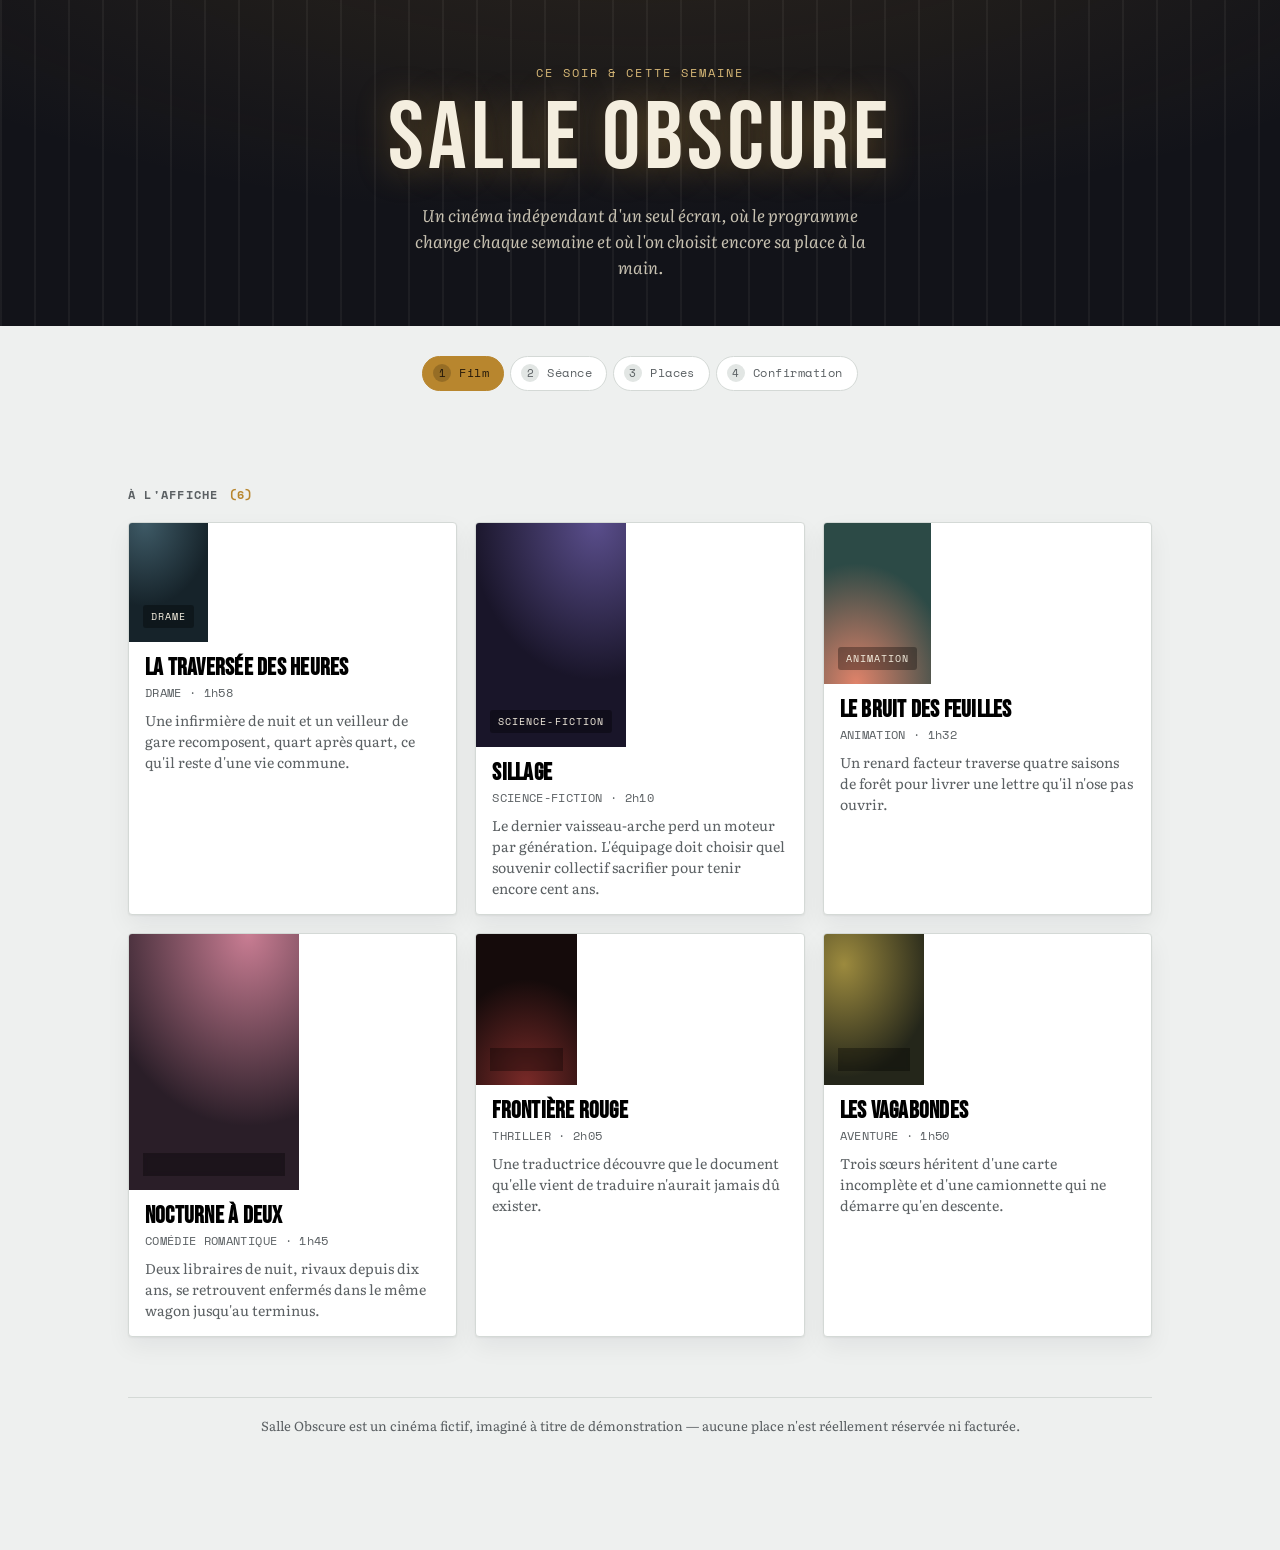
<file: demos/salle-obscure/index.html>
<!DOCTYPE html>
<html lang="fr">
<head>
<meta charset="UTF-8">
<meta name="viewport" content="width=device-width, initial-scale=1">
<title>Salle Obscure — démonstration · Yassine Boukamir</title>
<meta name="description" content="Démonstration d'interface : cinéma indépendant fictif, choix du film et de la séance, plan de salle interactif et billet récapitulatif. HTML, CSS et JavaScript, sans dépendance.">
<link rel="canonical" href="https://boukamir.be/demos/salle-obscure/">
<link rel="icon" href="data:image/svg+xml,<svg xmlns='http://www.w3.org/2000/svg' viewBox='0 0 100 100'><text y='.9em' font-size='90'>🎬</text></svg>">

<link rel="preconnect" href="https://fonts.googleapis.com">
<link rel="preconnect" href="https://fonts.gstatic.com" crossorigin>
<link rel="stylesheet" href="https://fonts.googleapis.com/css2?family=Bebas+Neue&family=Literata:ital,opsz,wght@0,18..144,400;0,18..144,500;0,18..144,600;1,18..144,400&family=Space+Mono:wght@400;700&display=swap">

<style>
  :root {
    --bg: #EEF0EF;
    --surface: #FFFFFF;
    --surface-2: #E2E6E4;
    --ink: #14151A;
    --ink-soft: #5B6063;
    --line: #D4D9D6;

    --accent: #B8862E;
    --accent-soft: #F3E4C8;
    --accent-ink: #24190A;

    --warn: #A9463C;
    --warn-soft: #F2DFDC;

    --seat-taken: #C7CBC8;
    --shadow: 0 1px 2px rgba(20,21,26,.05), 0 10px 24px rgba(20,21,26,.06);

    /* Le fronton a ses propres couleurs, séparées de --ink et --bg : c'est une
       enseigne lumineuse, elle reste sombre quoi qu'il arrive au reste de la
       page. C'est ce qui lui permettait déjà de traverser le thème sombre sans
       changer, et ce qui la garde intacte maintenant qu'il n'y en a plus. */
    --marquee-bg: #121319;
    --marquee-ink: #F4EEDF;
    --marquee-soft: #C8C2B2;
    --marquee-gold: #D8B978;

    --font-display: 'Bebas Neue', 'Oswald', 'Arial Narrow', sans-serif;
    --font-body: 'Literata', Georgia, 'Times New Roman', serif;
    --font-mono: 'Space Mono', 'SFMono-Regular', Consolas, monospace;
  }

  /* Le thème sombre a été retiré le 26/08/2026, comme sur le reste du site.
     Les valeurs restent dans l'historique Git. Le fronton, lui, garde ses
     couleurs propres : c'est une enseigne lumineuse, elle a toujours été
     sombre indépendamment du thème. */

  * { box-sizing: border-box; }
  html { color-scheme: light; }
  body {
    margin: 0; background: var(--bg); color: var(--ink);
    font-family: var(--font-body); font-size: 17px; line-height: 1.55;
    -webkit-font-smoothing: antialiased;
  }
  img { max-width: 100%; }
  ::selection { background: var(--accent-soft); color: var(--ink); }

  a { color: inherit; }
  button { font-family: inherit; }

  .wrap { max-width: 1080px; margin: 0 auto; padding: 0 28px 100px; }
  @media (max-width: 640px) { .wrap { padding: 0 16px 80px; } }

  /* ---------------- Marquee header ---------------- */
  .marquee {
    background:
      radial-gradient(120% 180% at 50% -40%, rgba(184,134,46,.16), transparent 60%),
      var(--marquee-bg);
    color: var(--marquee-ink);
    padding: 64px 28px 46px;
    text-align: center;
    position: relative;
    overflow: hidden;
  }
  .marquee::before {
    content: "";
    position: absolute; inset: 0;
    background-image: repeating-linear-gradient(90deg, rgba(244,238,223,.05) 0 2px, transparent 2px 34px);
    pointer-events: none;
  }
  .marquee-inner { position: relative; max-width: 1080px; margin: 0 auto; }
  .marquee-eyebrow {
    font-family: var(--font-mono); font-size: .72rem; letter-spacing: .18em;
    text-transform: uppercase; color: var(--marquee-gold); margin: 0 0 14px;
  }
  .marquee h1 {
    font-family: var(--font-display); font-weight: 400;
    font-size: clamp(3.2rem, 9vw, 6rem); letter-spacing: .04em;
    margin: 0; line-height: .92; text-wrap: balance;
    color: var(--marquee-ink);
    text-shadow: 0 0 34px rgba(227,168,63,.35);
  }
  .marquee p.tag {
    font-family: var(--font-body); font-style: italic; color: var(--marquee-soft);
    max-width: 46ch; margin: 18px auto 0; font-size: 1.05rem;
  }

  /* ---------------- Steps rail ---------------- */
  .steps {
    display: flex; justify-content: center; gap: 6px;
    margin: 30px 0 40px; flex-wrap: wrap;
  }
  .step {
    display: flex; align-items: center; gap: 8px;
    font-family: var(--font-mono); font-size: .74rem; letter-spacing: .04em;
    color: var(--ink-soft); padding: 7px 14px 7px 10px;
    border: 1px solid var(--line); border-radius: 999px; background: var(--surface);
    transition: color .15s ease, border-color .15s ease, background .15s ease;
  }
  .step .num {
    width: 18px; height: 18px; border-radius: 50%;
    display: inline-flex; align-items: center; justify-content: center;
    font-size: .68rem; background: var(--surface-2); color: var(--ink-soft);
  }
  .step.is-active { color: var(--accent-ink); background: var(--accent); border-color: var(--accent); }
  .step.is-active .num { background: rgba(0,0,0,.18); color: inherit; }
  .step.is-done { color: var(--ink); border-color: var(--accent); }
  .step.is-done .num { background: var(--accent-soft); color: var(--accent-ink); }

  /* ---------------- Section titles ---------------- */
  .section-title {
    font-family: var(--font-mono); font-size: .78rem; font-weight: 700;
    letter-spacing: .1em; text-transform: uppercase; color: var(--ink-soft);
    margin: 0 0 18px; display: flex; align-items: baseline; gap: 10px;
  }
  .section-title .count { color: var(--accent); }

  section.block { padding-top: 54px; }

  /* ---------------- Film strip ---------------- */
  .film-grid {
    display: grid; grid-template-columns: repeat(3, 1fr); gap: 18px;
  }
  @media (max-width: 760px) { .film-grid { grid-template-columns: repeat(2, 1fr); } }
  @media (max-width: 480px) { .film-grid { grid-template-columns: 1fr; } }

  .film-card {
    background: var(--surface); border: 1px solid var(--line); border-radius: 4px;
    overflow: hidden; cursor: pointer; text-align: left; padding: 0;
    box-shadow: var(--shadow); transition: transform .15s ease, border-color .15s ease;
    display: flex; flex-direction: column;
  }
  .film-card:hover { transform: translateY(-3px); }
  .film-card.is-selected { border-color: var(--accent); box-shadow: 0 0 0 2px var(--accent); }
  .film-card:focus-visible { outline: 2px solid var(--accent); outline-offset: 2px; }

  .poster {
    aspect-ratio: 2 / 3; position: relative; display: flex; align-items: flex-end;
    padding: 14px; color: #F4EEDF;
  }
  .poster .genre-tag {
    font-family: var(--font-mono); font-size: .64rem; letter-spacing: .1em;
    text-transform: uppercase; background: rgba(0,0,0,.32); padding: 4px 8px;
    border-radius: 3px; backdrop-filter: blur(2px);
  }
  .poster-drame { background: radial-gradient(120% 100% at 20% 0%, #3E5A66, #16232A 70%); }
  .poster-scifi { background: radial-gradient(120% 100% at 80% 0%, #5A4E8C, #191529 70%); }
  .poster-anim  { background: radial-gradient(120% 100% at 30% 100%, #E0836A, #2C4A46 75%); }
  .poster-romcom{ background: radial-gradient(120% 100% at 70% 0%, #C97D93, #2A1E28 75%); }
  .poster-thriller{ background: radial-gradient(120% 100% at 50% 100%, #7A2A28, #150B0B 70%); }
  .poster-aventure{ background: radial-gradient(120% 100% at 20% 20%, #9C8A3E, #24261A 75%); }

  .film-meta { padding: 14px 16px 16px; }
  .film-title {
    font-family: var(--font-display); font-size: 1.5rem; letter-spacing: .01em;
    margin: 0 0 4px; line-height: 1;
  }
  .film-sub {
    font-family: var(--font-mono); font-size: .72rem; color: var(--ink-soft);
    letter-spacing: .03em; margin: 0 0 8px;
  }
  .film-syn { font-size: .88rem; color: var(--ink-soft); margin: 0; line-height: 1.5; }

  /* ---------------- Showtimes ---------------- */
  .showtime-panel {
    margin-top: 18px; background: var(--surface); border: 1px solid var(--line);
    border-radius: 4px; padding: 20px 22px; box-shadow: var(--shadow);
  }
  .showtime-panel h3 {
    font-family: var(--font-display); font-weight: 400; font-size: 1.7rem;
    letter-spacing: .01em; margin: 0 0 4px;
  }
  .showtime-panel .sub { font-family: var(--font-mono); font-size: .78rem; color: var(--ink-soft); margin: 0 0 16px; }
  .times { display: flex; flex-wrap: wrap; gap: 10px; }
  .time-pill {
    font-family: var(--font-mono); font-size: .92rem; font-weight: 700;
    padding: 10px 18px; border-radius: 3px; border: 1px solid var(--line);
    background: var(--surface-2); color: var(--ink); cursor: pointer;
    font-variant-numeric: tabular-nums;
  }
  .time-pill:hover:not(:disabled) { border-color: var(--accent); }
  .time-pill.is-selected { background: var(--accent); border-color: var(--accent); color: var(--accent-ink); }
  .time-pill:disabled { color: var(--ink-soft); cursor: not-allowed; text-decoration: line-through; opacity: .6; }

  /* ---------------- Seat map ---------------- */
  .seat-panel { margin-top: 18px; }
  .screen-bar {
    height: 8px; border-radius: 100px;
    background: linear-gradient(90deg, transparent, var(--accent), transparent);
    box-shadow: 0 0 26px 2px color-mix(in srgb, var(--accent) 55%, transparent);
    margin: 0 auto 6px; max-width: 82%;
  }
  .screen-label {
    text-align: center; font-family: var(--font-mono); font-size: .68rem;
    letter-spacing: .3em; text-transform: uppercase; color: var(--ink-soft);
    margin: 0 0 26px;
  }
  .rows { display: flex; flex-direction: column; gap: 9px; align-items: center; }
  .row { display: flex; align-items: center; gap: 10px; }
  .row-label {
    font-family: var(--font-mono); font-size: .72rem; color: var(--ink-soft);
    width: 16px; text-align: center;
  }
  .seats { display: flex; gap: 6px; }
  /* 24 × 24 px : le minimum de la WCAG 2.5.8 pour une cible de pointeur.
     Les sièges faisaient 22 × 20 — l'espacement entre eux les aurait sans doute
     sauvés au titre de l'exception, mais « sans doute » n'est pas une réponse
     quand il suffit de deux pixels pour être conforme sans discussion. */
  .seat {
    width: 24px; height: 24px; border-radius: 4px 4px 2px 2px;
    border: 1px solid var(--line); background: var(--surface-2);
    cursor: pointer; padding: 0; position: relative;
  }
  .seat:hover:not(:disabled) { border-color: var(--accent); }
  .seat.is-selected { background: var(--accent); border-color: var(--accent); }
  .seat.is-taken { background: var(--seat-taken); border-color: var(--seat-taken); cursor: not-allowed; }
  .seat.is-confort { border-bottom: 2px solid var(--accent); }
  .seat:focus-visible { outline: 2px solid var(--accent); outline-offset: 2px; }
  .aisle { width: 16px; }

  /* Sur un écran de 375 px, une rangée à 24 px par siège mesurait 342 px pour
     343 disponibles : ça tenait, mais au pixel près. On resserre l'espacement
     plutôt que les sièges — leur taille est une contrainte d'accessibilité,
     l'écart entre eux n'en est pas une. */
  @media (max-width: 480px) {
    .seats { gap: 4px; }
    .aisle { width: 10px; }
    .row { gap: 6px; }
  }

  .legend {
    display: flex; justify-content: center; gap: 22px; flex-wrap: wrap;
    margin-top: 26px; font-family: var(--font-mono); font-size: .72rem; color: var(--ink-soft);
  }
  .legend span { display: inline-flex; align-items: center; gap: 7px; }
  .legend i { width: 14px; height: 13px; border-radius: 3px 3px 1px 1px; border: 1px solid var(--line); display: inline-block; }
  .legend i.free { background: var(--surface-2); }
  .legend i.confort { background: var(--surface-2); border-bottom: 2px solid var(--accent); }
  .legend i.sel { background: var(--accent); border-color: var(--accent); }
  .legend i.taken { background: var(--seat-taken); border-color: var(--seat-taken); }

  /* ---------------- Summary / ticket stub ---------------- */
  .summary-wrap { margin-top: 22px; display: flex; justify-content: center; }
  .ticket {
    width: 100%; max-width: 460px; background: var(--surface);
    border: 1px solid var(--line); border-radius: 6px; box-shadow: var(--shadow);
    position: relative; overflow: hidden;
  }
  .ticket-main { padding: 22px 24px 18px; }
  .ticket-film { font-family: var(--font-display); font-size: 1.9rem; margin: 0 0 2px; line-height: 1; }
  .ticket-when { font-family: var(--font-mono); font-size: .8rem; color: var(--ink-soft); margin: 0 0 16px; }
  .ticket-row {
    display: flex; justify-content: space-between; align-items: baseline;
    font-size: .92rem; padding: 7px 0; border-top: 1px dashed var(--line);
  }
  .ticket-row:first-of-type { border-top: none; }
  .ticket-row .val { font-family: var(--font-mono); font-variant-numeric: tabular-nums; }
  .ticket-total {
    display: flex; justify-content: space-between; align-items: baseline;
    margin-top: 10px; padding-top: 14px; border-top: 1px solid var(--line);
    font-family: var(--font-display); font-size: 1.5rem;
  }
  .ticket-total .amount { font-family: var(--font-mono); font-size: 1.3rem; }
  .ticket-stub {
    border-top: 2px dashed var(--line); position: relative;
    padding: 16px 24px; display: flex; justify-content: space-between; align-items: center;
    background: var(--surface-2);
  }
  .ticket-stub::before, .ticket-stub::after {
    content: ""; position: absolute; top: -10px; width: 20px; height: 20px;
    border-radius: 50%; background: var(--bg);
  }
  .ticket-stub::before { left: -10px; }
  .ticket-stub::after { right: -10px; }
  .ticket-code { font-family: var(--font-mono); font-size: .78rem; color: var(--ink-soft); letter-spacing: .05em; }

  .btn {
    font-family: var(--font-mono); font-size: .82rem; font-weight: 700;
    letter-spacing: .04em; text-transform: uppercase; border-radius: 3px;
    padding: 12px 20px; border: none; cursor: pointer;
    background: var(--accent); color: var(--accent-ink);
  }
  .btn:disabled { background: var(--surface-2); color: var(--ink-soft); cursor: not-allowed; }
  .btn.ghost { background: transparent; border: 1px solid var(--line); color: var(--ink); }

  .empty-note {
    text-align: center; font-size: .9rem; color: var(--ink-soft);
    padding: 30px 20px; border: 1px dashed var(--line); border-radius: 4px;
    background: var(--surface);
  }

  /* ---------------- Confirmation ---------------- */
  .confirm-wrap { display: flex; justify-content: center; margin-top: 18px; }
  .confirm { text-align: center; max-width: 460px; }
  .confirm .glow {
    font-family: var(--font-mono); font-size: .74rem; letter-spacing: .18em;
    text-transform: uppercase; color: var(--accent); margin: 0 0 8px;
  }
  .confirm h3 { font-family: var(--font-display); font-weight: 400; font-size: 2rem; margin: 0 0 10px; }
  .confirm p { color: var(--ink-soft); font-size: .95rem; }

  .footnote {
    margin-top: 60px; font-size: .82rem; color: var(--ink-soft);
    border-top: 1px solid var(--line); padding-top: 18px; text-align: center;
  }

  @media (prefers-reduced-motion: reduce) {
    .film-card { transition: none; }
  }
</style>
</head>
<body>

<div class="marquee">
  <div class="marquee-inner">
    <p class="marquee-eyebrow">Ce soir &amp; cette semaine</p>
    <h1>Salle Obscure</h1>
    <p class="tag">Un cinéma indépendant d'un seul écran, où le programme change chaque semaine et où l'on choisit encore sa place à la main.</p>
  </div>
</div>

<div class="wrap">

  <div class="steps" id="steps"></div>

  <section class="block" id="section-films">
    <p class="section-title">À l'affiche <span class="count" id="film-count"></span></p>
    <div class="film-grid" id="film-grid"></div>
  </section>

  <section class="block" id="section-showtime" hidden>
    <p class="section-title">Séance</p>
    <div class="showtime-panel" id="showtime-panel"></div>
  </section>

  <section class="block" id="section-seats" hidden>
    <p class="section-title">Vos places</p>
    <div class="seat-panel" id="seat-panel"></div>
    <div class="summary-wrap" id="summary-wrap"></div>
  </section>

  <section class="block" id="section-confirm" hidden>
    <div class="confirm-wrap" id="confirm-wrap"></div>
  </section>

  <p class="footnote">Salle Obscure est un cinéma fictif, imaginé à titre de démonstration — aucune place n'est réellement réservée ni facturée.</p>
</div>

<script>
(function () {
  "use strict";

  var FILMS = [
    {
      id: "traversee", title: "La Traversée des Heures", genre: "Drame",
      duration: "1h58", poster: "poster-drame",
      synopsis: "Une infirmière de nuit et un veilleur de gare recomposent, quart après quart, ce qu'il reste d'une vie commune.",
      showtimes: [
        { time: "14:15", full: false },
        { time: "17:00", full: false },
        { time: "20:30", full: true }
      ]
    },
    {
      id: "sillage", title: "Sillage", genre: "Science-fiction",
      duration: "2h10", poster: "poster-scifi",
      synopsis: "Le dernier vaisseau-arche perd un moteur par génération. L'équipage doit choisir quel souvenir collectif sacrifier pour tenir encore cent ans.",
      showtimes: [
        { time: "15:00", full: false },
        { time: "18:30", full: false },
        { time: "21:15", full: false }
      ]
    },
    {
      id: "bruitdesfeuilles", title: "Le Bruit des Feuilles", genre: "Animation",
      duration: "1h32", poster: "poster-anim",
      synopsis: "Un renard facteur traverse quatre saisons de forêt pour livrer une lettre qu'il n'ose pas ouvrir.",
      showtimes: [
        { time: "13:45", full: false },
        { time: "16:15", full: false }
      ]
    },
    {
      id: "nocturne", title: "Nocturne à Deux", genre: "Comédie romantique",
      duration: "1h45", poster: "poster-romcom",
      synopsis: "Deux libraires de nuit, rivaux depuis dix ans, se retrouvent enfermés dans le même wagon jusqu'au terminus.",
      showtimes: [
        { time: "17:45", full: false },
        { time: "20:15", full: false }
      ]
    },
    {
      id: "frontiererouge", title: "Frontière Rouge", genre: "Thriller",
      duration: "2h05", poster: "poster-thriller",
      synopsis: "Une traductrice découvre que le document qu'elle vient de traduire n'aurait jamais dû exister.",
      showtimes: [
        { time: "14:45", full: false },
        { time: "19:00", full: true },
        { time: "21:45", full: false }
      ]
    },
    {
      id: "vagabondes", title: "Les Vagabondes", genre: "Aventure",
      duration: "1h50", poster: "poster-aventure",
      synopsis: "Trois sœurs héritent d'une carte incomplète et d'une camionnette qui ne démarre qu'en descente.",
      showtimes: [
        { time: "13:30", full: false },
        { time: "16:00", full: false },
        { time: "18:45", full: false }
      ]
    }
  ];

  var ROWS = ["A", "B", "C", "D", "E", "F", "G", "H"];
  var SEATS_PER_ROW = 10;
  var CONFORT_ROWS = ["E", "F", "G", "H"];
  var PRICE_STANDARD = 9.5;
  var PRICE_CONFORT = 11.5;
  var MAX_SEATS = 8;

  var state = {
    filmId: null,
    time: null,
    selectedSeats: {},   // seatId -> true
    confirmed: null       // { code, film, time, seats, total }
  };

  var takenCache = {};

  function hashStr(str) {
    var h = 2166136261;
    for (var i = 0; i < str.length; i++) {
      h ^= str.charCodeAt(i);
      h = (h * 16777619) >>> 0;
    }
    return h;
  }

  function seededRandom(seed) {
    var s = seed % 2147483647;
    if (s <= 0) s += 2147483646;
    return function () {
      s = (s * 16807) % 2147483647;
      return (s - 1) / 2147483646;
    };
  }

  function getTakenSeats(filmId, time) {
    var key = filmId + "|" + time;
    if (takenCache[key]) return takenCache[key];
    var rand = seededRandom(hashStr(key));
    var taken = {};
    var total = ROWS.length * SEATS_PER_ROW;
    var howMany = Math.floor(total * (0.15 + rand() * 0.25));
    for (var i = 0; i < howMany; i++) {
      var r = ROWS[Math.floor(rand() * ROWS.length)];
      var n = 1 + Math.floor(rand() * SEATS_PER_ROW);
      taken[r + n] = true;
    }
    takenCache[key] = taken;
    return taken;
  }

  function fmtPrice(n) {
    return n.toFixed(2).replace(".", ",") + " €";
  }

  // Le CSS respecte prefers-reduced-motion, mais un défilement animé déclenché
  // en JavaScript lui échappe complètement. On relit le réglage à chaque appel
  // plutôt qu'au chargement : il peut changer pendant la visite.
  function comportementDefilement() {
    return window.matchMedia("(prefers-reduced-motion: reduce)").matches ? "auto" : "smooth";
  }

  function allerVers(id) {
    var cible = document.getElementById(id);
    if (cible) cible.scrollIntoView({ behavior: comportementDefilement(), block: "start" });
  }

  function findFilm(id) {
    for (var i = 0; i < FILMS.length; i++) if (FILMS[i].id === id) return FILMS[i];
    return null;
  }

  function el(tag, attrs, children) {
    var node = document.createElement(tag);
    attrs = attrs || {};
    for (var k in attrs) {
      // Pas de branche « html » ici, volontairement : ce helper ne sait poser
      // que du texte. Elle n'était utilisée nulle part et n'aurait servi qu'à
      // rendre facile ce qu'on veut justement s'interdire.
      if (k === "class") node.className = attrs[k];
      else if (k === "text") node.textContent = attrs[k];
      else node.setAttribute(k, attrs[k]);
    }
    (children || []).forEach(function (c) { if (c) node.appendChild(c); });
    return node;
  }

  function currentStepIndex() {
    if (state.confirmed) return 3;
    if (state.time) return 2;
    if (state.filmId) return 1;
    return 0;
  }

  function renderSteps() {
    var labels = ["Film", "Séance", "Places", "Confirmation"];
    var idx = currentStepIndex();
    var wrap = document.getElementById("steps");
    wrap.innerHTML = "";
    labels.forEach(function (label, i) {
      var cls = "step";
      if (i < idx) cls += " is-done";
      if (i === idx) cls += " is-active";
      wrap.appendChild(el("span", { class: cls }, [
        el("span", { class: "num", text: String(i + 1) }),
        el("span", { text: label })
      ]));
    });
  }

  function renderFilms() {
    document.getElementById("film-count").textContent = "(" + FILMS.length + ")";
    var grid = document.getElementById("film-grid");
    grid.innerHTML = "";
    FILMS.forEach(function (film) {
      var card = el("button", {
        class: "film-card" + (state.filmId === film.id ? " is-selected" : ""),
        type: "button",
        "aria-pressed": state.filmId === film.id ? "true" : "false"
      }, [
        el("div", { class: "poster " + film.poster }, [
          el("span", { class: "genre-tag", text: film.genre })
        ]),
        el("div", { class: "film-meta" }, [
          el("h3", { class: "film-title", text: film.title }),
          el("p", { class: "film-sub", text: film.genre.toUpperCase() + " · " + film.duration }),
          el("p", { class: "film-syn", text: film.synopsis })
        ])
      ]);
      card.addEventListener("click", function () {
        state.filmId = film.id;
        state.time = null;
        state.selectedSeats = {};
        state.confirmed = null;
        renderAll();
        allerVers("section-showtime");
      });
      grid.appendChild(card);
    });
  }

  function renderShowtime() {
    var section = document.getElementById("section-showtime");
    var panel = document.getElementById("showtime-panel");
    if (!state.filmId) { section.hidden = true; return; }
    var film = findFilm(state.filmId);
    section.hidden = false;
    panel.innerHTML = "";
    panel.appendChild(el("h3", { text: film.title }));
    panel.appendChild(el("p", { class: "sub", text: film.genre + " · " + film.duration + " · Salle unique, 80 places" }));
    var times = el("div", { class: "times" });
    film.showtimes.forEach(function (st) {
      var btn = el("button", {
        class: "time-pill" + (state.time === st.time ? " is-selected" : ""),
        type: "button"
      }, [document.createTextNode(st.time + (st.full ? " · Complet" : ""))]);
      if (st.full) btn.disabled = true;
      btn.addEventListener("click", function () {
        state.time = st.time;
        state.selectedSeats = {};
        state.confirmed = null;
        renderAll();
        allerVers("section-seats");
      });
      times.appendChild(btn);
    });
    panel.appendChild(times);
  }

  function seatPrice(row) {
    return CONFORT_ROWS.indexOf(row) === -1 ? PRICE_STANDARD : PRICE_CONFORT;
  }

  function renderSeats() {
    var section = document.getElementById("section-seats");
    var seatPanel = document.getElementById("seat-panel");
    var summaryWrap = document.getElementById("summary-wrap");
    if (!state.filmId || !state.time) { section.hidden = true; return; }
    section.hidden = false;
    var film = findFilm(state.filmId);
    var taken = getTakenSeats(state.filmId, state.time);

    seatPanel.innerHTML = "";
    seatPanel.appendChild(el("div", { class: "screen-bar" }));
    seatPanel.appendChild(el("p", { class: "screen-label", text: "Écran" }));

    var rows = el("div", { class: "rows" });
    ROWS.forEach(function (row) {
      var rowEl = el("div", { class: "row" });
      rowEl.appendChild(el("span", { class: "row-label", text: row }));
      var seatsEl = el("div", { class: "seats" });
      for (var n = 1; n <= SEATS_PER_ROW; n++) {
        if (n === 6) seatsEl.appendChild(el("span", { class: "aisle" }));
        var seatId = row + n;
        var isTaken = !!taken[seatId];
        var isConfort = CONFORT_ROWS.indexOf(row) !== -1;
        var isSelected = !!state.selectedSeats[seatId];
        var cls = "seat" + (isConfort ? " is-confort" : "") + (isTaken ? " is-taken" : "") + (isSelected ? " is-selected" : "");
        var seatBtn = el("button", {
          class: cls, type: "button",
          "aria-label": (isTaken ? "Place prise " : "Place ") + seatId,
          "aria-pressed": isSelected ? "true" : "false"
        });
        if (isTaken) seatBtn.disabled = true;
        (function (id) {
          seatBtn.addEventListener("click", function () {
            if (state.selectedSeats[id]) {
              delete state.selectedSeats[id];
            } else {
              var count = Object.keys(state.selectedSeats).length;
              if (count >= MAX_SEATS) return;
              state.selectedSeats[id] = true;
            }
            renderAll();
          });
        })(seatId);
        seatsEl.appendChild(seatBtn);
      }
      rowEl.appendChild(seatsEl);
      rows.appendChild(rowEl);
    });
    seatPanel.appendChild(rows);

    seatPanel.appendChild(el("div", { class: "legend" }, [
      el("span", {}, [el("i", { class: "free" }), document.createTextNode("Libre · " + fmtPrice(PRICE_STANDARD))]),
      el("span", {}, [el("i", { class: "confort" }), document.createTextNode("Confort · " + fmtPrice(PRICE_CONFORT))]),
      el("span", {}, [el("i", { class: "sel" }), document.createTextNode("Sélectionnée")]),
      el("span", {}, [el("i", { class: "taken" }), document.createTextNode("Prise")])
    ]));

    renderSummary(summaryWrap, film);
  }

  function renderSummary(wrap, film) {
    wrap.innerHTML = "";
    var seatIds = Object.keys(state.selectedSeats).sort();
    if (seatIds.length === 0) {
      wrap.appendChild(el("p", { class: "empty-note", text: "Choisissez au moins une place pour voir le récapitulatif." }));
      return;
    }
    var total = 0;
    seatIds.forEach(function (id) {
      var row = id.charAt(0);
      total += seatPrice(row);
    });

    var ticket = el("div", { class: "ticket" });
    var main = el("div", { class: "ticket-main" }, [
      el("p", { class: "ticket-film", text: film.title }),
      el("p", { class: "ticket-when", text: "Aujourd'hui · " + state.time + " · Salle unique" }),
      el("div", { class: "ticket-row" }, [
        el("span", { text: seatIds.length + " place" + (seatIds.length > 1 ? "s" : "") }),
        el("span", { class: "val", text: seatIds.join(", ") })
      ]),
      el("div", { class: "ticket-total" }, [
        el("span", { text: "Total" }),
        el("span", { class: "amount", text: fmtPrice(total) })
      ])
    ]);
    var confirmBtn = el("button", { class: "btn", type: "button", text: "Réserver" });
    confirmBtn.style.marginTop = "16px";
    confirmBtn.style.width = "100%";
    confirmBtn.addEventListener("click", function () {
      var code = "SO-" + Math.random().toString(36).slice(2, 6).toUpperCase() + "-" + seatIds.length;
      state.confirmed = {
        code: code, filmTitle: film.title, time: state.time,
        seats: seatIds.slice(), total: total
      };
      renderAll();
      allerVers("section-confirm");
    });
    main.appendChild(confirmBtn);
    ticket.appendChild(main);
    ticket.appendChild(el("div", { class: "ticket-stub" }, [
      el("span", { class: "ticket-code", text: "N° " + hashStr(seatIds.join("") + state.time).toString(36).toUpperCase().slice(0, 6) }),
      el("span", { class: "ticket-code", text: "Salle Obscure" })
    ]));
    wrap.appendChild(ticket);
  }

  function renderConfirm() {
    var section = document.getElementById("section-confirm");
    var wrap = document.getElementById("confirm-wrap");
    if (!state.confirmed) { section.hidden = true; return; }
    section.hidden = false;
    var c = state.confirmed;
    wrap.innerHTML = "";
    var box = el("div", { class: "confirm" }, [
      el("p", { class: "glow", text: "Réservation simulée" }),
      el("h3", { text: "C'est noté." }),
      el("p", { text: c.filmTitle + " · " + c.time + " · places " + c.seats.join(", ") + " · " + fmtPrice(c.total) }),
      el("p", { text: "Billet " + c.code + " — démonstration uniquement, aucune place n'est réellement bloquée." })
    ]);
    var again = el("button", { class: "btn ghost", type: "button", text: "Nouvelle réservation" });
    again.style.marginTop = "10px";
    again.addEventListener("click", function () {
      state.filmId = null;
      state.time = null;
      state.selectedSeats = {};
      state.confirmed = null;
      renderAll();
      window.scrollTo({ top: 0, behavior: comportementDefilement() });
    });
    box.appendChild(again);
    wrap.appendChild(box);
  }

  function renderAll() {
    renderSteps();
    renderFilms();
    renderShowtime();
    renderSeats();
    renderConfirm();
  }

  renderAll();
})();
</script>

</body>
</html>
</file>
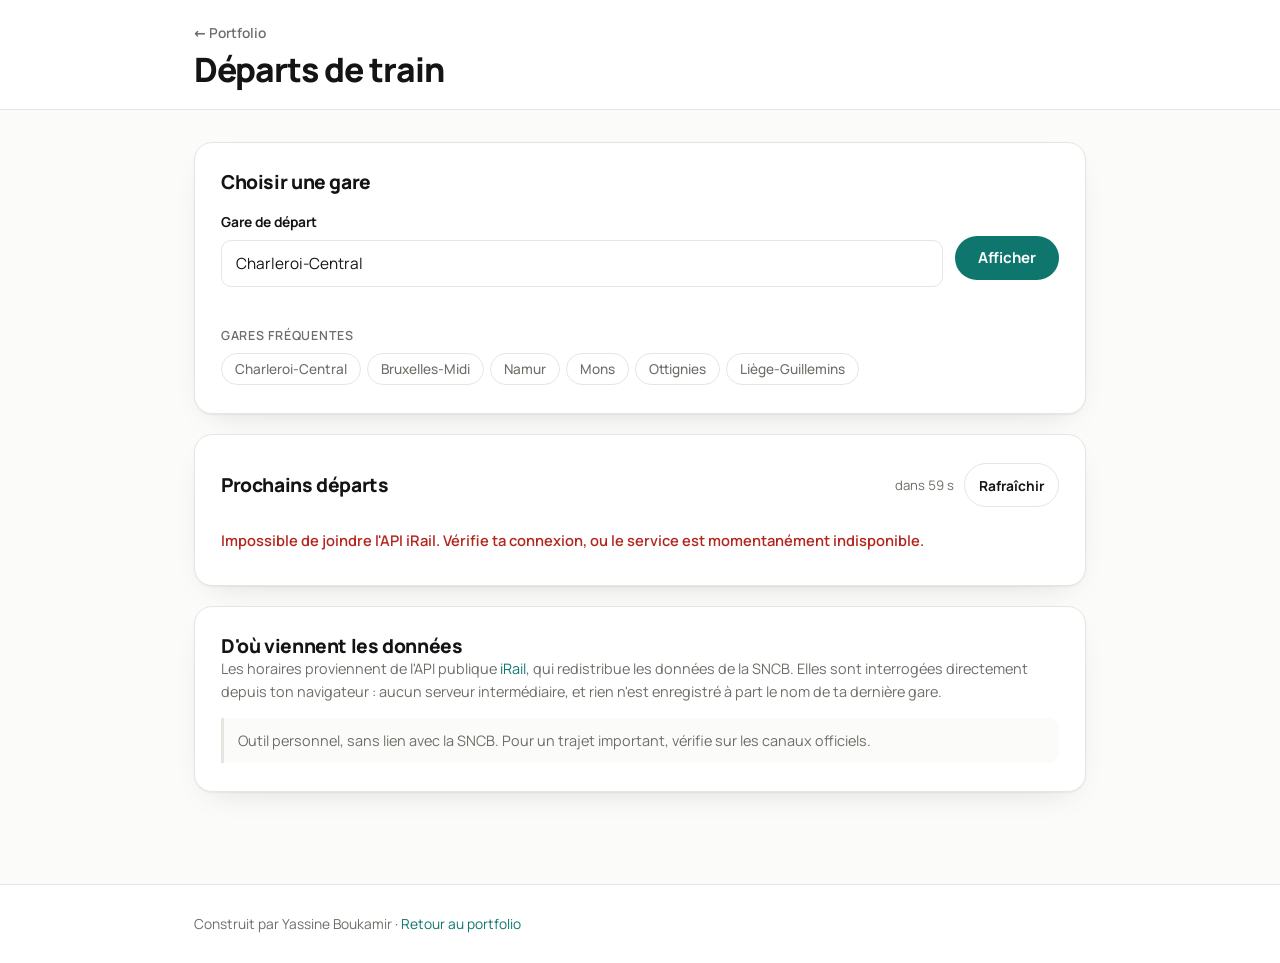
<file: outils/departs-train/index.html>
<!DOCTYPE html>
<html lang="fr">
<head>
  <meta charset="UTF-8">
  <meta name="viewport" content="width=device-width, initial-scale=1.0">
  <title>Départs de train — Yassine Boukamir</title>
  <meta name="description" content="Prochains départs de train en Belgique, en direct : retards, quais et suppressions. Données de l'API publique iRail.">

  <!-- La police est dÃ©couverte tardivement, une fois le CSS analysÃ© : sans ce
       preload, le titre s’affiche d’abord dans la police systÃ¨me puis saute.
       crossorigin est obligatoire mÃªme en mÃªme origine â les polices sont
       toujours rÃ©cupÃ©rÃ©es en mode CORS, sans lui le fichier est chargÃ© deux fois. -->
  <link rel="preload" href="../../fonts/manrope-variable.woff2" as="font" type="font/woff2" crossorigin>
  <link rel="stylesheet" href="../../css/tokens.css">
  <link rel="stylesheet" href="../../css/outils.css">
  <link rel="stylesheet" href="app.css">
  <link rel="icon" href="data:image/svg+xml,<svg xmlns='http://www.w3.org/2000/svg' viewBox='0 0 100 100'><text y='.9em' font-size='90'>🚆</text></svg>">
</head>
<body>
  <a class="skip-link" href="#principal">Aller au contenu</a>

  <header class="entete">
    <div class="conteneur entete-inner">
      <div>
        <a class="retour" href="../../index.html">← Portfolio</a>
        <h1>Départs de train</h1>
      </div>

    </div>
  </header>

  <main id="principal" class="conteneur">

    <!-- ══════════ CHOIX DE LA GARE ══════════ -->
    <section class="bloc" aria-labelledby="titre-gare">
      <h2 id="titre-gare" class="bloc-titre">Choisir une gare</h2>

      <form id="formulaire-gare" class="formulaire-gare">
        <div class="champ">
          <label for="gare">Gare de départ</label>
          <input type="text" id="gare" list="gares" autocomplete="off" aria-describedby="erreur-gare"
                 placeholder="Charleroi-Central">
          <datalist id="gares">
            <option value="Charleroi-Central"></option>
            <option value="Bruxelles-Midi"></option>
            <option value="Bruxelles-Central"></option>
            <option value="Bruxelles-Nord"></option>
            <option value="Bruxelles-Luxembourg"></option>
            <option value="Namur"></option>
            <option value="Liège-Guillemins"></option>
            <option value="Mons"></option>
            <option value="La Louvière-Centre"></option>
            <option value="Ottignies"></option>
            <option value="Louvain-la-Neuve"></option>
            <option value="Nivelles"></option>
            <option value="Tournai"></option>
            <option value="Gand-Saint-Pierre"></option>
            <option value="Anvers-Central"></option>
            <option value="Bruges"></option>
            <option value="Ostende"></option>
            <option value="Louvain"></option>
            <option value="Malines"></option>
            <option value="Hasselt"></option>
            <option value="Arlon"></option>
            <option value="Verviers-Central"></option>
          </datalist>
          <span class="erreur" id="erreur-gare"></span>
        </div>

        <button class="btn btn-primaire" type="submit" id="bouton-chercher">Afficher</button>
      </form>

      <p class="raccourcis-titre">Gares fréquentes</p>
      <div class="raccourcis" id="raccourcis"></div>
    </section>

    <!-- ══════════ DÉPARTS ══════════ -->
    <section class="bloc" aria-labelledby="titre-departs">
      <div class="bloc-entete">
        <h2 id="titre-departs" class="bloc-titre">
          Prochains départs<span id="nom-gare"></span>
        </h2>

        <div class="controles-rafraichissement">
          <span class="compte-a-rebours" id="compte-a-rebours" aria-hidden="true"></span>
          <button class="btn btn-secondaire btn-compact" type="button" id="bouton-rafraichir">
            Rafraîchir
          </button>
        </div>
      </div>

      <!-- Les départs changent tout seuls : aria-live prévient les lecteurs
           d'écran sans leur voler le focus. -->
      <div id="etat" class="etat" role="status" aria-live="polite"></div>

      <div id="departs" class="departs"></div>

      <p class="maj" id="maj"></p>
    </section>

    <!-- ══════════ SOURCE ══════════ -->
    <section class="bloc bloc-source">
      <h2 class="bloc-titre">D'où viennent les données</h2>
      <p>
        Les horaires proviennent de l'API publique
        <a href="https://docs.irail.be/" target="_blank" rel="noopener noreferrer">iRail</a>,
        qui redistribue les données de la SNCB. Elles sont interrogées directement
        depuis ton navigateur : aucun serveur intermédiaire, et rien n'est
        enregistré à part le nom de ta dernière gare.
      </p>
      <p class="avertissement">
        Outil personnel, sans lien avec la SNCB. Pour un trajet important,
        vérifie sur les canaux officiels.
      </p>
    </section>

  </main>

  <footer class="pied">
    <div class="conteneur">
      <p>Construit par Yassine Boukamir · <a href="../../index.html">Retour au portfolio</a></p>
    </div>
  </footer>

  <script src="logique.js"></script>
  <script src="app.js"></script>
</body>
</html>
</file>
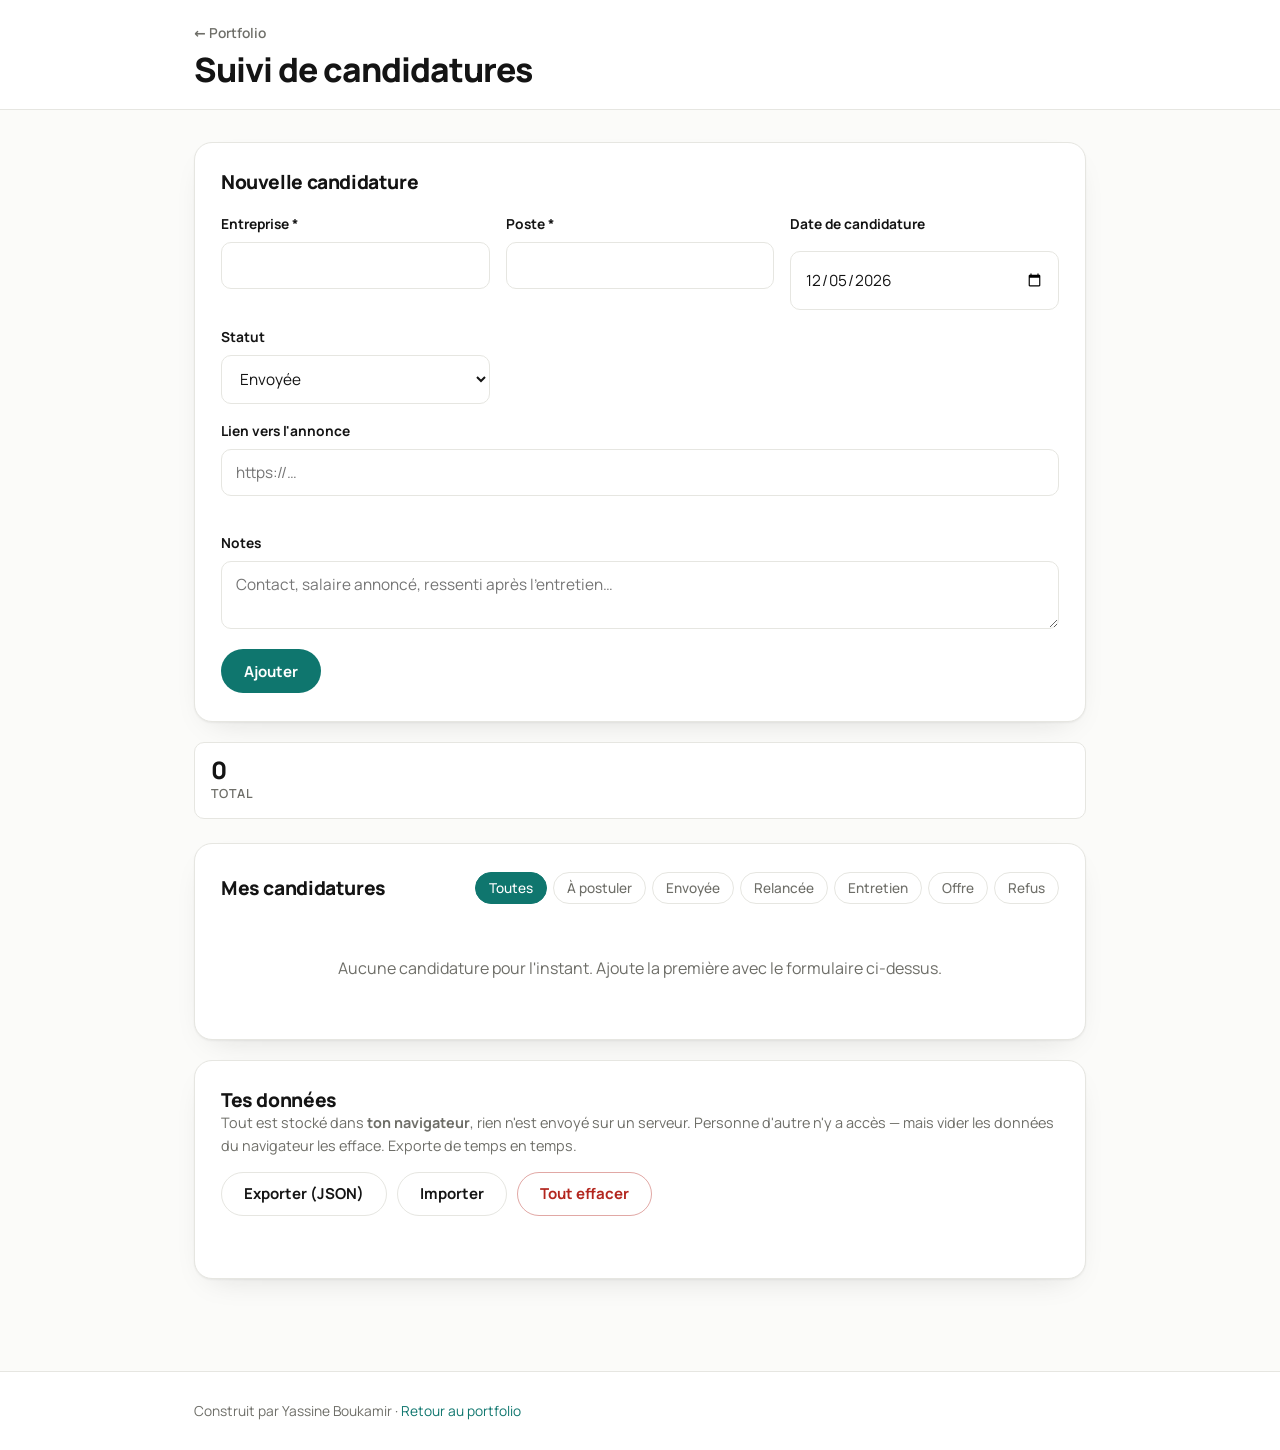
<file: outils/suivi-candidatures/index.html>
<!DOCTYPE html>
<html lang="fr">
<head>
  <meta charset="UTF-8">
  <meta name="viewport" content="width=device-width, initial-scale=1.0">
  <title>Suivi de candidatures — Yassine Boukamir</title>
  <meta name="description" content="Outil de suivi de candidatures : ajouter, filtrer et suivre ses démarches. Les données restent dans le navigateur.">

  <!-- La police est dÃ©couverte tardivement, une fois le CSS analysÃ© : sans ce
       preload, le titre s’affiche d’abord dans la police systÃ¨me puis saute.
       crossorigin est obligatoire mÃªme en mÃªme origine â les polices sont
       toujours rÃ©cupÃ©rÃ©es en mode CORS, sans lui le fichier est chargÃ© deux fois. -->
  <link rel="preload" href="../../fonts/manrope-variable.woff2" as="font" type="font/woff2" crossorigin>
  <link rel="stylesheet" href="../../css/tokens.css">
  <link rel="stylesheet" href="../../css/outils.css">
  <link rel="stylesheet" href="app.css">
  <link rel="icon" href="data:image/svg+xml,<svg xmlns='http://www.w3.org/2000/svg' viewBox='0 0 100 100'><text y='.9em' font-size='90'>📋</text></svg>">
</head>
<body>
  <a class="skip-link" href="#principal">Aller au contenu</a>

  <header class="entete">
    <div class="conteneur entete-inner">
      <div>
        <a class="retour" href="../../index.html">← Portfolio</a>
        <h1>Suivi de candidatures</h1>
      </div>

    </div>
  </header>

  <main id="principal" class="conteneur">

    <!-- ══════════ FORMULAIRE ══════════ -->
    <section class="bloc" aria-labelledby="titre-formulaire">
      <h2 id="titre-formulaire" class="bloc-titre">
        <span id="mode-formulaire">Nouvelle candidature</span>
      </h2>

      <form id="formulaire" novalidate>
        <input type="hidden" id="identifiant">

        <div class="grille-champs">
          <div class="champ">
            <label for="entreprise">Entreprise <span aria-hidden="true">*</span></label>
            <input type="text" id="entreprise" required autocomplete="organization" aria-describedby="erreur-entreprise">
            <span class="erreur" id="erreur-entreprise"></span>
          </div>

          <div class="champ">
            <label for="poste">Poste <span aria-hidden="true">*</span></label>
            <input type="text" id="poste" required aria-describedby="erreur-poste">
            <span class="erreur" id="erreur-poste"></span>
          </div>

          <div class="champ">
            <label for="date">Date de candidature</label>
            <input type="date" id="date">
          </div>

          <div class="champ">
            <label for="statut">Statut</label>
            <select id="statut">
              <option value="a-postuler">À postuler</option>
              <option value="envoyee" selected>Envoyée</option>
              <option value="relancee">Relancée</option>
              <option value="entretien">Entretien</option>
              <option value="offre">Offre</option>
              <option value="refus">Refus</option>
            </select>
          </div>

          <div class="champ champ-large">
            <label for="lien">Lien vers l'annonce</label>
            <input type="url" id="lien" placeholder="https://…" aria-describedby="erreur-lien">
            <span class="erreur" id="erreur-lien"></span>
          </div>

          <div class="champ champ-large">
            <label for="notes">Notes</label>
            <textarea id="notes" rows="2"
                      placeholder="Contact, salaire annoncé, ressenti après l'entretien…"></textarea>
          </div>
        </div>

        <div class="actions-formulaire">
          <button class="btn btn-primaire" type="submit" id="bouton-valider">Ajouter</button>
          <button class="btn btn-secondaire" type="button" id="bouton-annuler" hidden>Annuler</button>
        </div>
      </form>
    </section>

    <!-- ══════════ STATISTIQUES ══════════ -->
    <section class="stats" id="stats" aria-label="Répartition par statut"></section>

    <!-- ══════════ LISTE ══════════ -->
    <section class="bloc" aria-labelledby="titre-liste">
      <div class="bloc-entete">
        <h2 id="titre-liste" class="bloc-titre">Mes candidatures</h2>

        <div class="filtres" id="filtres" role="group" aria-label="Filtrer par statut"></div>
      </div>

      <div id="liste"></div>

      <p class="vide" id="vide" hidden>
        Aucune candidature pour l'instant. Ajoute la première avec le formulaire ci-dessus.
      </p>
    </section>

    <!-- ══════════ DONNÉES ══════════ -->
    <section class="bloc bloc-donnees" aria-labelledby="titre-donnees">
      <h2 id="titre-donnees" class="bloc-titre">Tes données</h2>
      <p class="note-donnees">
        Tout est stocké dans <strong>ton navigateur</strong>, rien n'est envoyé sur
        un serveur. Personne d'autre n'y a accès — mais vider les données du
        navigateur les efface. Exporte de temps en temps.
      </p>
      <div class="actions-donnees">
        <button class="btn btn-secondaire" type="button" id="bouton-exporter">Exporter (JSON)</button>
        <label class="btn btn-secondaire" for="fichier-import">Importer</label>
        <input type="file" id="fichier-import" accept="application/json,.json" hidden>
        <button class="btn btn-danger" type="button" id="bouton-vider">Tout effacer</button>
      </div>
      <p class="form-note" id="note-donnees" role="status"></p>
    </section>

  </main>

  <footer class="pied">
    <div class="conteneur">
      <p>Construit par Yassine Boukamir · <a href="../../index.html">Retour au portfolio</a></p>
    </div>
  </footer>

  <script src="logique.js"></script>
  <script src="app.js"></script>
</body>
</html>
</file>
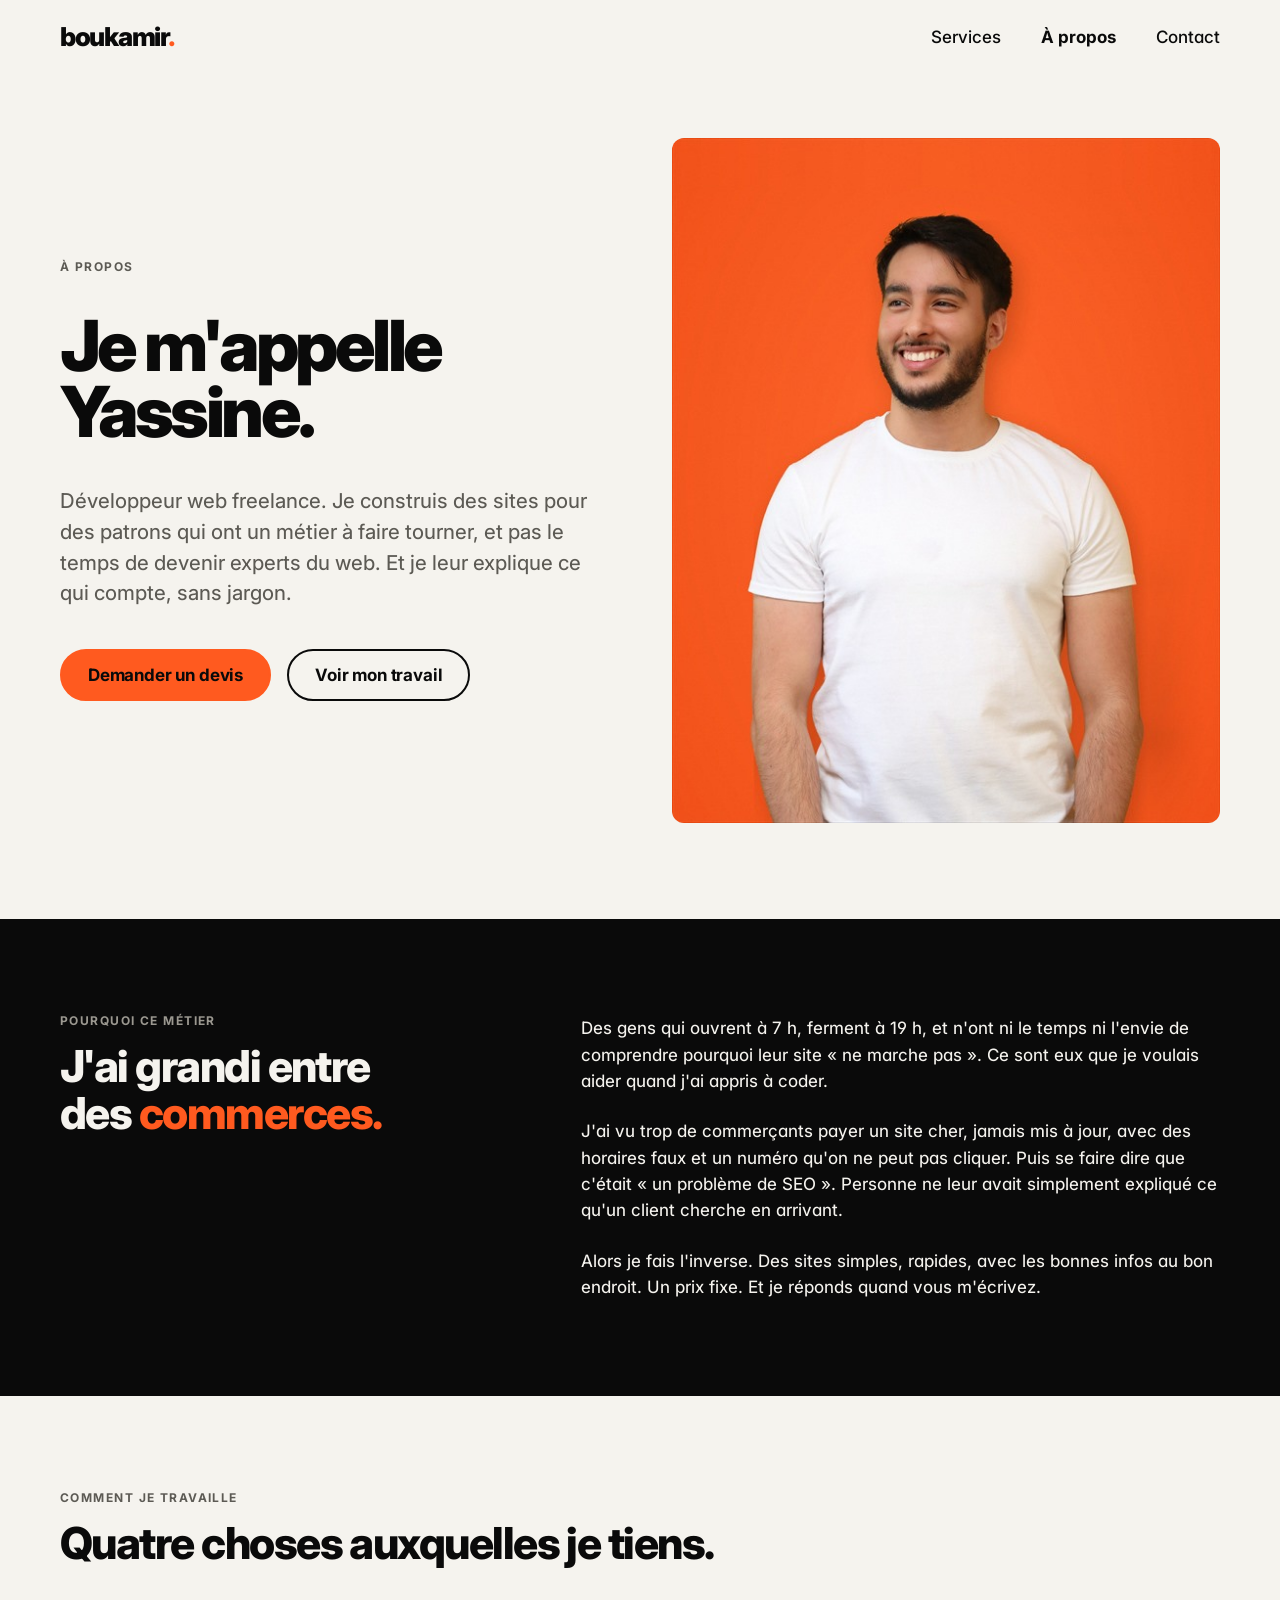
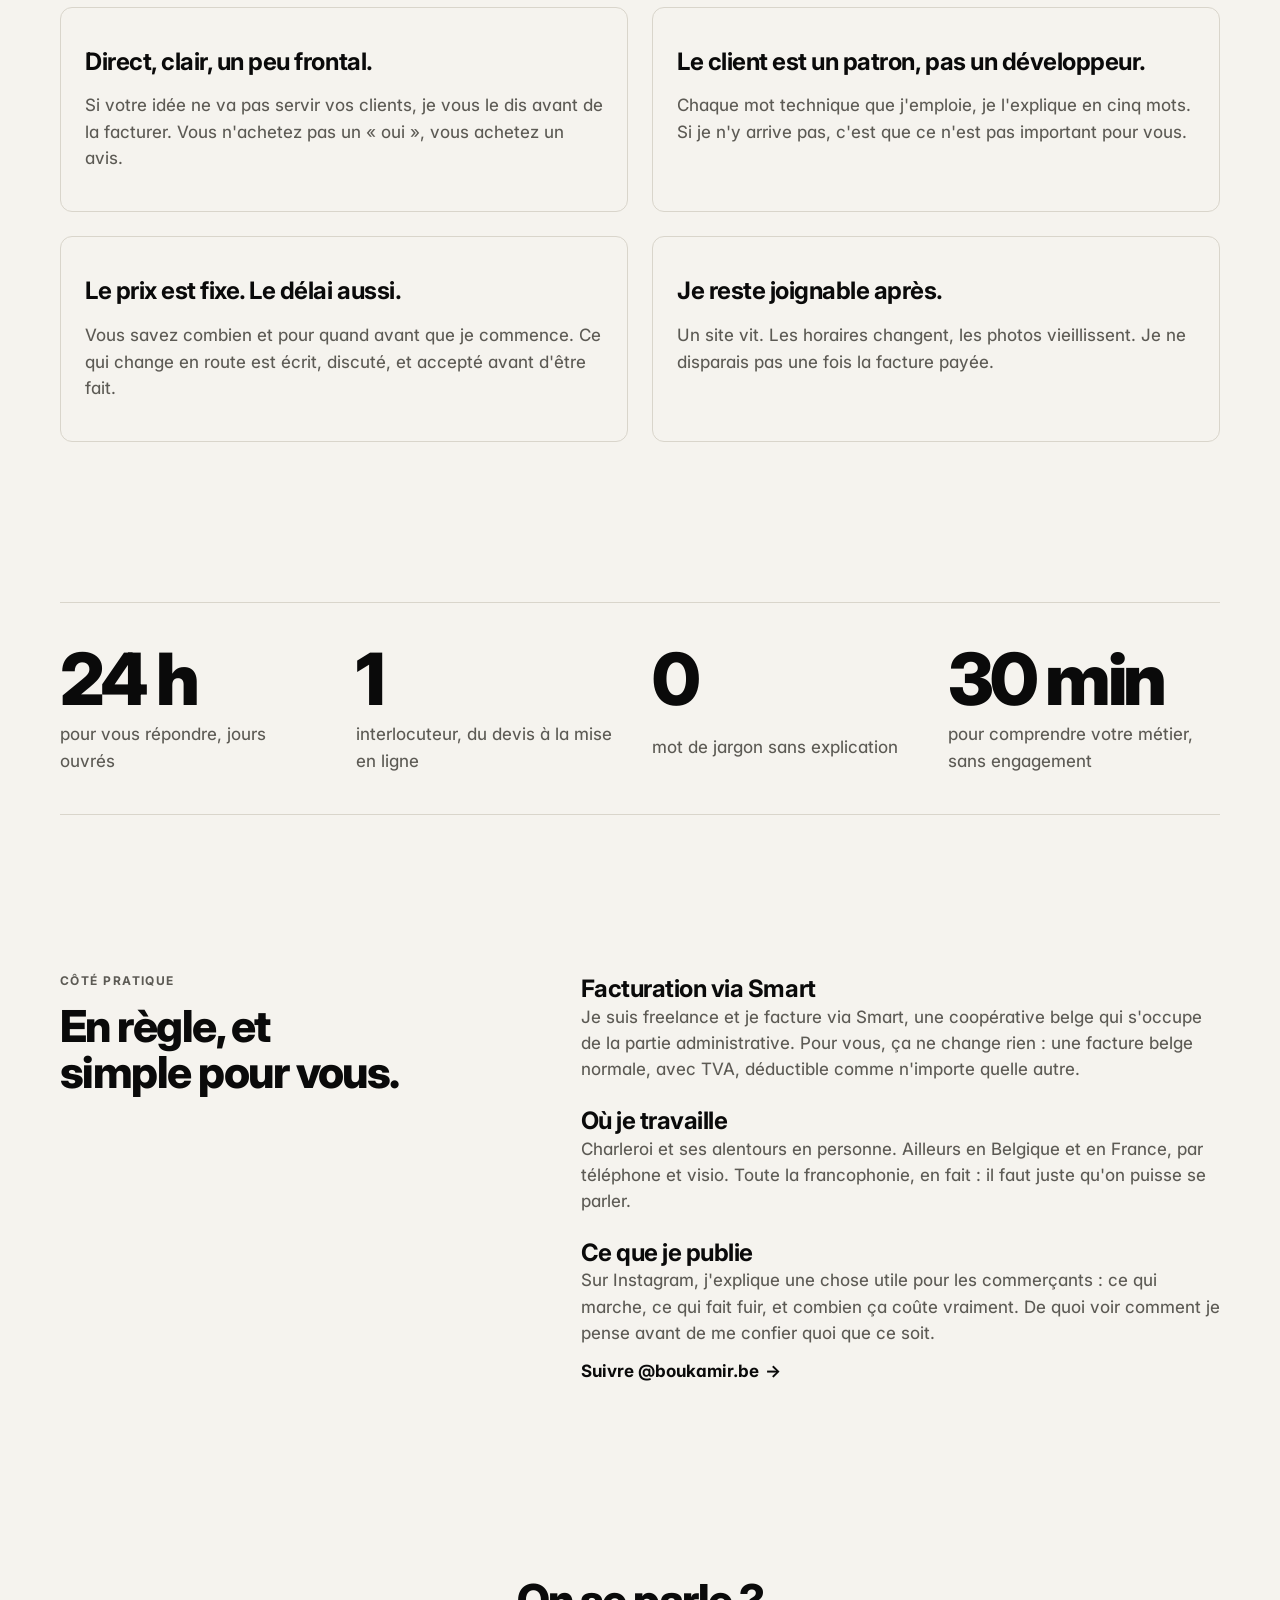
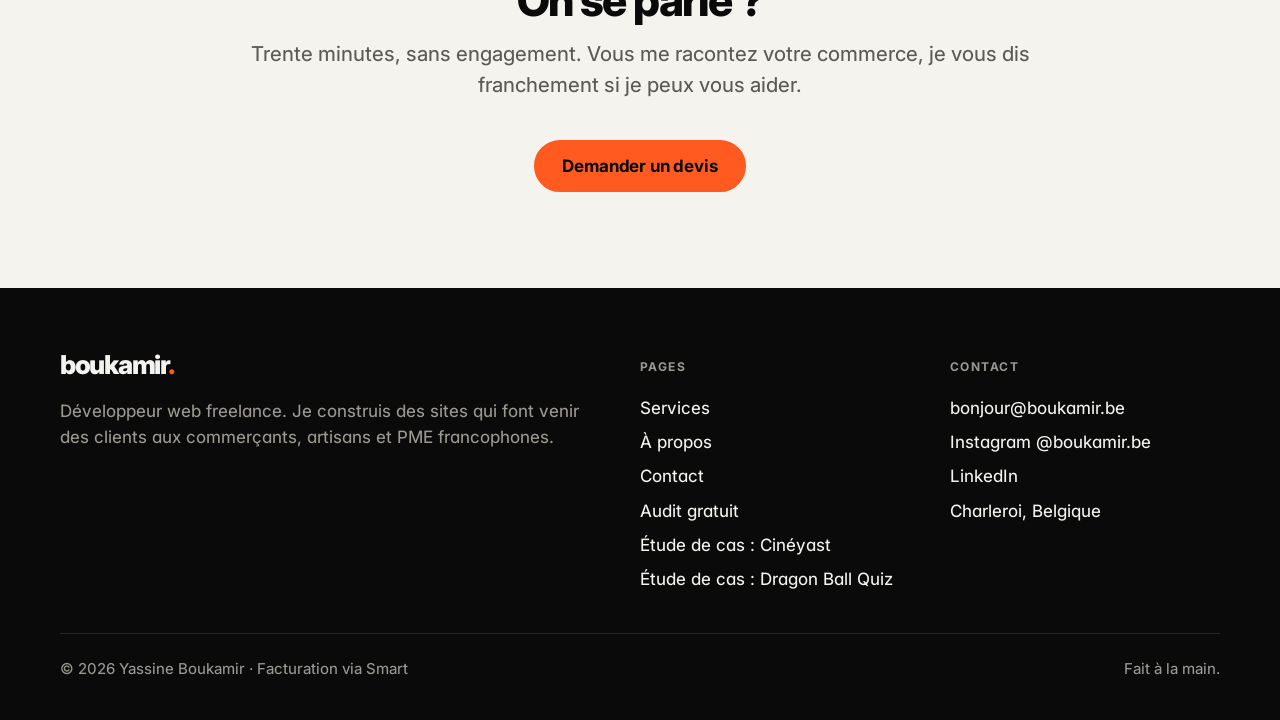
<file: a-propos.html>
<!DOCTYPE html>
<html lang="fr">
<head>
  <meta charset="UTF-8">
  <meta name="viewport" content="width=device-width, initial-scale=1">
  <title>À propos — Yassine Boukamir</title>
  <meta name="description" content="Développeur web freelance à Charleroi. Je construis des sites pour des patrons qui ont un métier à faire tourner, et je leur explique ce qui compte sans jargon.">

  <meta property="og:title" content="À propos — Yassine Boukamir">
  <meta property="og:description" content="Développeur web freelance à Charleroi. Des sites simples, rapides, avec les bonnes infos au bon endroit.">
  <meta property="og:type" content="profile">
  <meta property="og:url" content="https://boukamir.be/a-propos.html">
  <meta property="og:locale" content="fr_BE">
  <link rel="canonical" href="https://boukamir.be/a-propos.html">
  <meta property="og:image" content="https://boukamir.be/assets/apercu-5.jpg">
  <meta property="og:image:width" content="1200">
  <meta property="og:image:height" content="630">
  <meta property="og:image:alt" content="boukamir.be — un site qui fait venir des clients">
  <meta name="twitter:card" content="summary_large_image">

  <meta name="google-site-verification" content="LoE7iel1y7EDNJW5CL4DNfynYiIcXp9uapy0k_Mepdo">

  <link rel="preconnect" href="https://fonts.googleapis.com">
  <link rel="preconnect" href="https://fonts.gstatic.com" crossorigin>
  <link rel="stylesheet" href="https://fonts.googleapis.com/css2?family=Inter:opsz,wght@14..32,100..900&display=swap">
  <link rel="stylesheet" href="css/style.css">
  <link rel="icon" href="data:image/svg+xml,<svg xmlns='http://www.w3.org/2000/svg' viewBox='0 0 100 100'><rect width='100' height='100' rx='20' fill='%230A0A0A'/><text x='40' y='75' font-family='Inter,Segoe UI,Helvetica,sans-serif' font-size='78' font-weight='800' text-anchor='middle' fill='%23F5F3EE'>b</text><circle cx='74' cy='67' r='9' fill='%23FF5A1F'/></svg>">
</head>
<body>
  <a class="lien-evitement" href="#main">Aller au contenu</a>

  <!-- En-tête : pas de bouton orange ici. L'orange est réservé au bouton principal de la page. -->
  <header class="site-header">
    <div class="container site-header__inner">
      <a class="logo" href="/" aria-label="boukamir.be — accueil">boukamir<span class="logo__dot">.</span></a>
      <nav class="nav" id="nav" aria-label="Navigation principale">
        <a href="services.html">Services</a>
        <a href="a-propos.html" aria-current="page">À propos</a>
        <a href="contact.html">Contact</a>
      </nav>
      <button class="nav-toggle" id="nav-toggle" type="button" aria-expanded="false" aria-controls="nav">Menu</button>
    </div>
  </header>

  <main id="main">

    <!-- ÉCRAN 1 · Héros avec photo — orange : le bouton uniquement. -->
    <section class="section section--hero" aria-labelledby="hero-title">
      <div class="container grid grid--split-even">
        <div class="hero">
          <span class="label">À propos</span>
          <h1 class="display display--md hero__title" id="hero-title">Je m'appelle Yassine.</h1>
          <p class="lead hero__lead">Développeur web freelance. Je construis des sites pour des patrons qui ont un métier à faire tourner, et pas le temps de devenir experts du web. Et je leur explique ce qui compte, sans jargon.</p>
          <div class="btn-row">
            <a class="btn btn--primary" href="contact.html">Demander un devis</a>
            <a class="btn btn--outline" href="index.html#travail">Voir mon travail</a>
          </div>
        </div>
        <!-- fetchpriority="high" et pas de lazy : c'est la seule image visible
             au chargement de cette page, la retarder décale tout le héros. -->
        <img class="photo" src="assets/yassine-560.jpg"
             srcset="assets/yassine-560.jpg 560w, assets/yassine-1120.jpg 1120w"
             sizes="(max-width: 900px) calc(100vw - 2 * var(--gutter)), 548px"
             width="560" height="700"
             alt="Yassine Boukamir, développeur web freelance" fetchpriority="high" decoding="async">
      </div>
    </section>

    <!-- ÉCRAN 2 · L'histoire, en trois paragraphes -->
    <section class="section bg-noir" aria-labelledby="histoire-title">
      <div class="container grid grid--split">
        <div class="section__head">
          <span class="label">Pourquoi ce métier</span>
          <h2 id="histoire-title">J'ai grandi entre des <span class="accent">commerces.</span></h2>
        </div>
        <div class="stack-lg">
          <p>Des gens qui ouvrent à 7&nbsp;h, ferment à 19&nbsp;h, et n'ont ni le temps ni l'envie de comprendre pourquoi leur site&nbsp;«&nbsp;ne marche pas&nbsp;». Ce sont eux que je voulais aider quand j'ai appris à coder.</p>
          <p>J'ai vu trop de commerçants payer un site cher, jamais mis à jour, avec des horaires faux et un numéro qu'on ne peut pas cliquer. Puis se faire dire que c'était&nbsp;«&nbsp;un problème de SEO&nbsp;». Personne ne leur avait simplement expliqué ce qu'un client cherche en arrivant.</p>
          <p>Alors je fais l'inverse. Des sites simples, rapides, avec les bonnes infos au bon endroit. Un prix fixe. Et je réponds quand vous m'écrivez.</p>
        </div>
      </div>
    </section>

    <!-- ÉCRAN 3 · Comment je travaille -->
    <section class="section" aria-labelledby="principes-title">
      <div class="container">
        <div class="section__head">
          <span class="label">Comment je travaille</span>
          <h2 id="principes-title">Quatre choses auxquelles je tiens.</h2>
        </div>
        <div class="grid grid--2">
          <div class="card">
            <h3 class="card__title">Direct, clair, un peu frontal.</h3>
            <p class="muted">Si votre idée ne va pas servir vos clients, je vous le dis avant de la facturer. Vous n'achetez pas un&nbsp;«&nbsp;oui&nbsp;», vous achetez un avis.</p>
          </div>
          <div class="card">
            <h3 class="card__title">Le client est un patron, pas un développeur.</h3>
            <p class="muted">Chaque mot technique que j'emploie, je l'explique en cinq mots. Si je n'y arrive pas, c'est que ce n'est pas important pour vous.</p>
          </div>
          <div class="card">
            <h3 class="card__title">Le prix est fixe. Le délai aussi.</h3>
            <p class="muted">Vous savez combien et pour quand avant que je commence. Ce qui change en route est écrit, discuté, et accepté avant d'être fait.</p>
          </div>
          <div class="card">
            <h3 class="card__title">Je reste joignable après.</h3>
            <p class="muted">Un site vit. Les horaires changent, les photos vieillissent. Je ne disparais pas une fois la facture payée.</p>
          </div>
        </div>
      </div>
    </section>

    <!-- ÉCRAN 4 · Repères -->
    <section class="section section--tight" aria-label="Repères">
      <div class="container">
        <hr class="rule">
        <div class="grid grid--4" style="padding-block: 40px">
          <div class="stat">
            <span class="stat__num">24&nbsp;h</span>
            <span class="stat__txt">pour vous répondre, jours ouvrés</span>
          </div>
          <div class="stat">
            <span class="stat__num">1</span>
            <span class="stat__txt">interlocuteur, du devis à la mise en ligne</span>
          </div>
          <div class="stat">
            <span class="stat__num">0</span>
            <span class="stat__txt">mot de jargon sans explication</span>
          </div>
          <div class="stat">
            <span class="stat__num">30&nbsp;min</span>
            <span class="stat__txt">pour comprendre votre métier, sans engagement</span>
          </div>
        </div>
        <hr class="rule">
      </div>
    </section>

    <!-- ÉCRAN 5 · Côté pratique -->
    <section class="section" aria-labelledby="pratique-title">
      <div class="container grid grid--split">
        <div class="section__head">
          <span class="label">Côté pratique</span>
          <h2 id="pratique-title">En règle, et simple pour vous.</h2>
        </div>
        <div class="stack-lg">
          <div>
            <h3>Facturation via Smart</h3>
            <p class="muted">Je suis freelance et je facture via Smart, une coopérative belge qui s'occupe de la partie administrative. Pour vous, ça ne change rien&nbsp;: une facture belge normale, avec TVA, déductible comme n'importe quelle autre.</p>
          </div>
          <div>
            <!-- Seul endroit du site, hors blocs de contact, où la ville est
                 nommée : remis par Yassine le 02/09 après l'avoir retirée le
                 matin même. C'est la section qui répond à « est-ce qu'il peut
                 venir chez moi ? », et « pas loin l'un de l'autre » ne
                 répondait pas. Ne pas la retirer au nom de la règle générale
                 sur la ville : l'exception est délibérée. -->
            <h3>Où je travaille</h3>
            <p class="muted">Charleroi et ses alentours en personne. Ailleurs en Belgique et en France, par téléphone et visio. Toute la francophonie, en fait&nbsp;: il faut juste qu'on puisse se parler.</p>
          </div>
          <div>
            <!-- Deux écarts assumés avec la maquette, tous deux demandés par
                 Yassine. La cadence « deux fois par semaine » est tombée : une
                 promesse à tenir dans la durée, pas un fait déjà vrai. Et le
                 texte a été raccourci de moitié — c'était le plus long bloc
                 de la page, huit lignes sur téléphone contre quatre au
                 bureau. « Gratuit, sans inscription » est parti le premier :
                 personne ne croit qu'un post Instagram se paie. -->
            <h3>Ce que je publie</h3>
            <p class="muted">Sur Instagram, j'explique une chose utile pour les commerçants&nbsp;: ce qui marche, ce qui fait fuir, et combien ça coûte vraiment. De quoi voir comment je pense avant de me confier quoi que ce soit.</p>
            <a class="link-arrow" href="https://www.instagram.com/boukamir.be" target="_blank" rel="noopener noreferrer" style="margin-top:12px">Suivre @boukamir.be<span class="sr-only"> (nouvel onglet)</span></a>
          </div>
        </div>
      </div>
    </section>

    <!-- ÉCRAN 6 · Appel final -->
    <section class="section cta-final" aria-labelledby="cta-title">
      <div class="container">
        <h2 class="display h2" id="cta-title">On se parle&nbsp;?</h2>
        <p class="lead">Trente minutes, sans engagement. Vous me racontez votre commerce, je vous dis franchement si je peux vous aider.</p>
        <div class="btn-row">
          <a class="btn btn--primary" href="contact.html">Demander un devis</a>
        </div>
      </div>
    </section>

  </main>

  <footer class="site-footer bg-noir">
    <div class="container">
      <div class="site-footer__grid">
        <div class="stack">
          <a class="logo" href="/">boukamir<span class="logo__dot">.</span></a>
          <p class="muted">Développeur web freelance. Je construis des sites qui font venir des clients aux commerçants, artisans et PME francophones.</p>
        </div>
        <div>
          <span class="label">Pages</span>
          <ul class="list" style="margin-top:16px">
            <li><a href="services.html">Services</a></li>
            <li><a href="a-propos.html">À propos</a></li>
            <li><a href="contact.html">Contact</a></li>
            <li><a href="index.html#audit">Audit gratuit</a></li>
            <li><a href="cineyast.html">Étude de cas&nbsp;: Cinéyast</a></li>
            <li><a href="dragonballquiz.html">Étude de cas&nbsp;: Dragon Ball Quiz</a></li>
          </ul>
        </div>
        <div>
          <span class="label">Contact</span>
          <ul class="list" style="margin-top:16px">
            <li><a href="mailto:bonjour@boukamir.be">bonjour@boukamir.be</a></li>
            <li><a href="https://www.instagram.com/boukamir.be" target="_blank" rel="noopener noreferrer">Instagram @boukamir.be<span class="sr-only"> (nouvel onglet)</span></a></li>
            <li><a href="https://www.linkedin.com/in/yboukamir/" target="_blank" rel="noopener noreferrer">LinkedIn<span class="sr-only"> (nouvel onglet)</span></a></li>
            <li>Charleroi, Belgique</li>
          </ul>
        </div>
      </div>
      <div class="site-footer__bottom">
        <span>© <span id="annee">2026</span> Yassine Boukamir&nbsp;· Facturation via Smart</span>
        <span>Fait à la main.</span>
      </div>
    </div>
  </footer>

  <script src="js/script.js"></script>
</body>
</html>
</file>
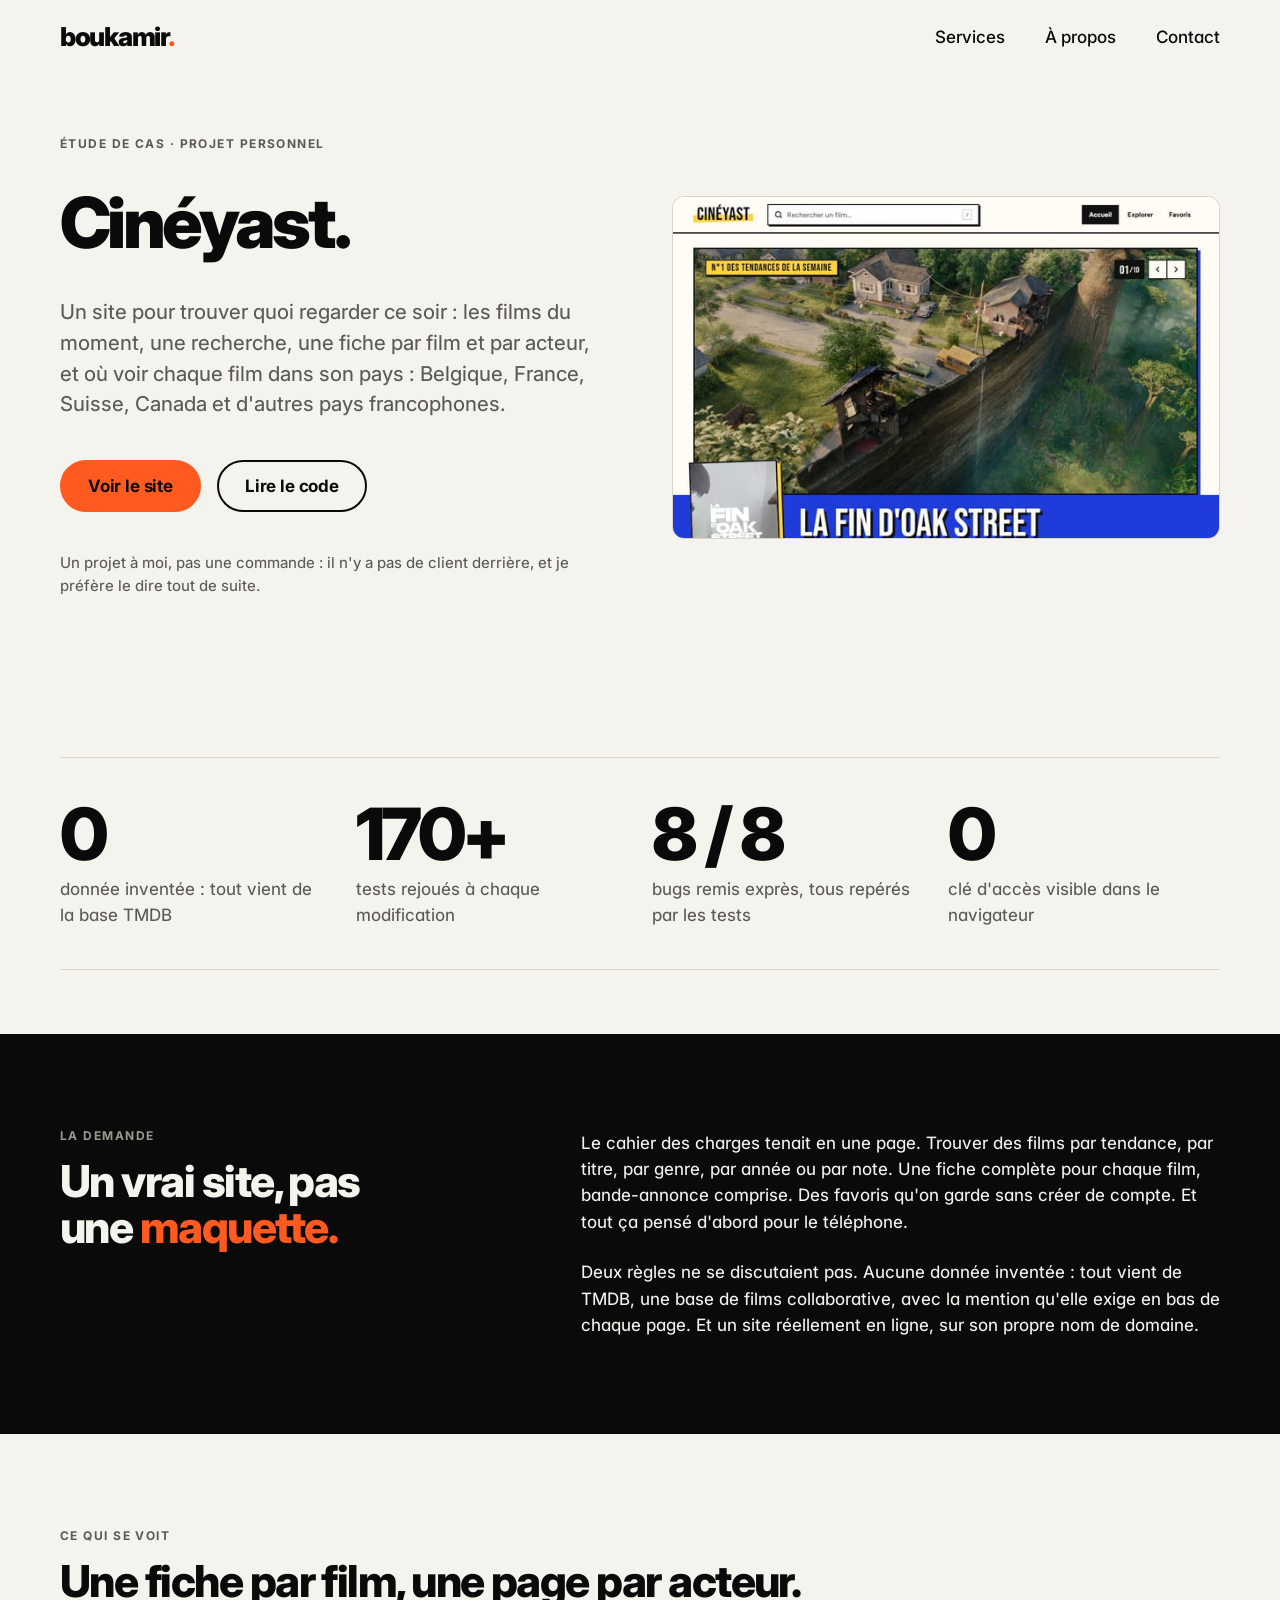
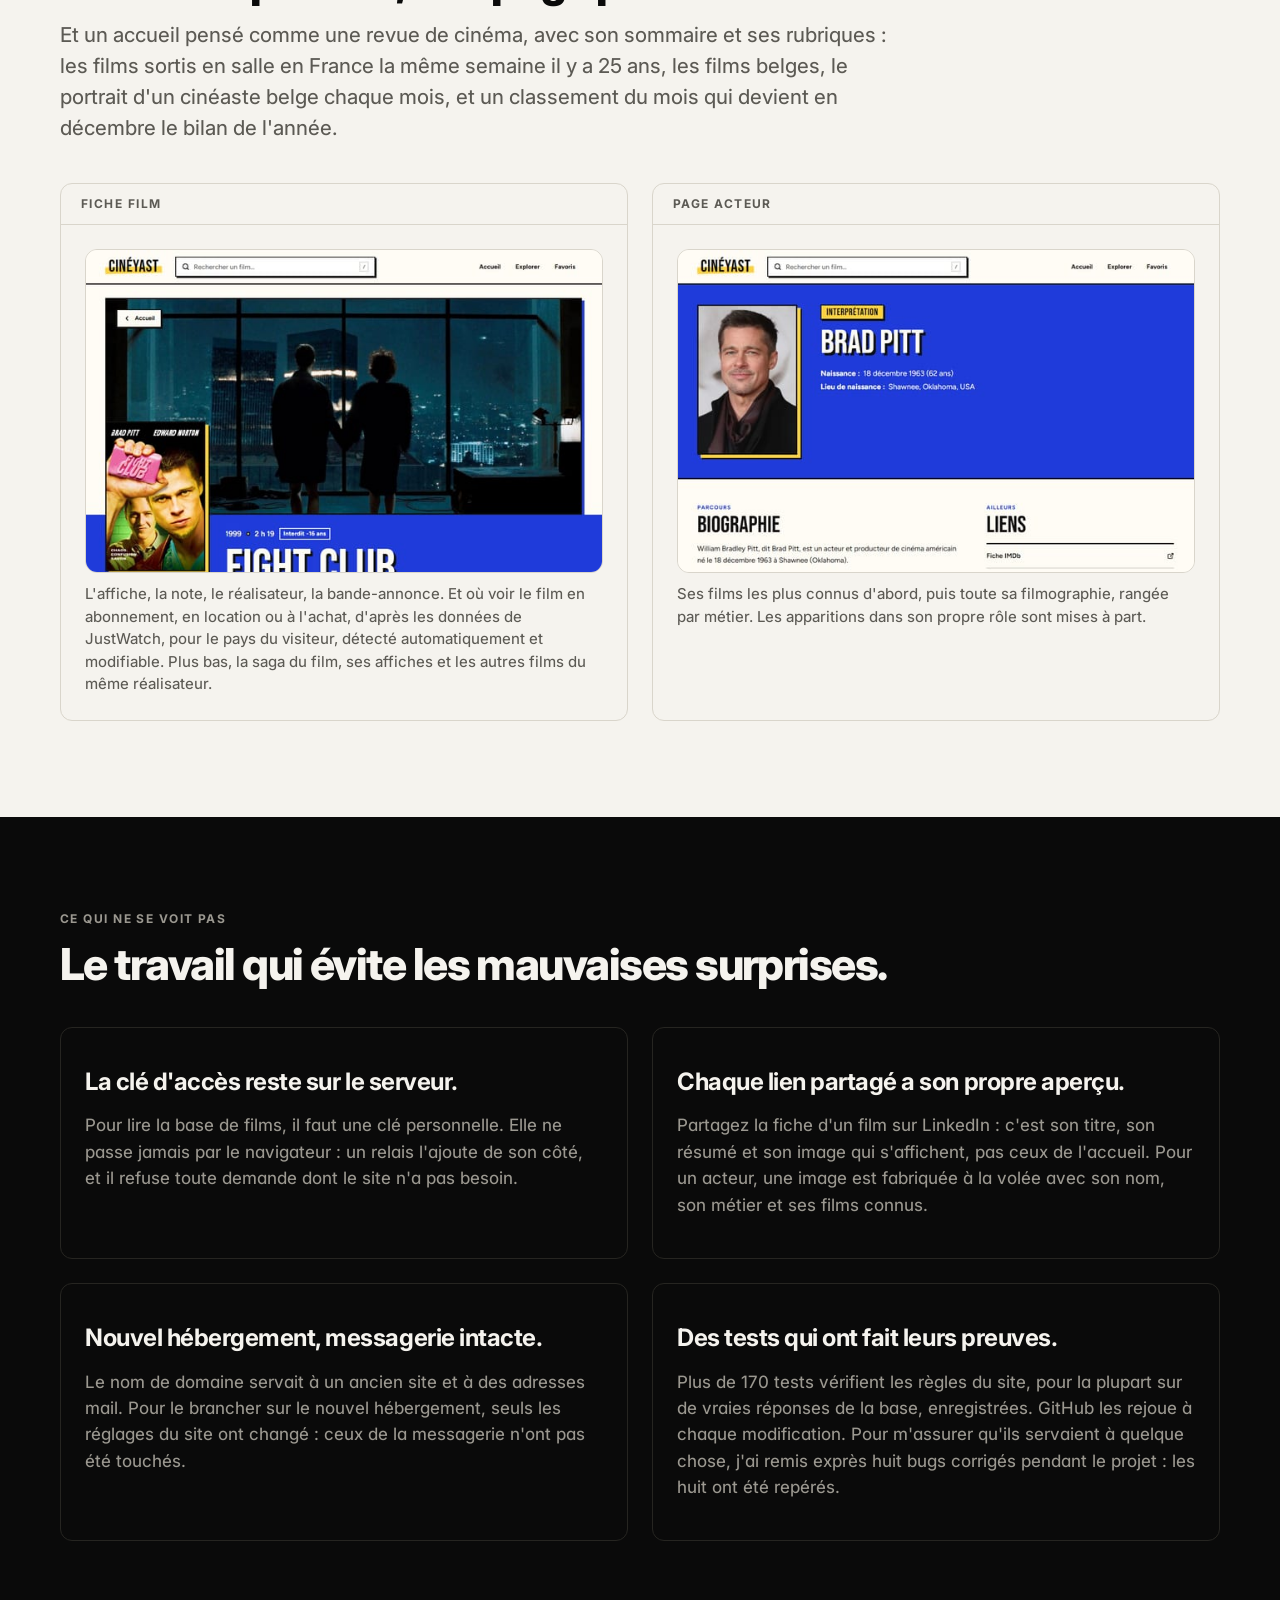
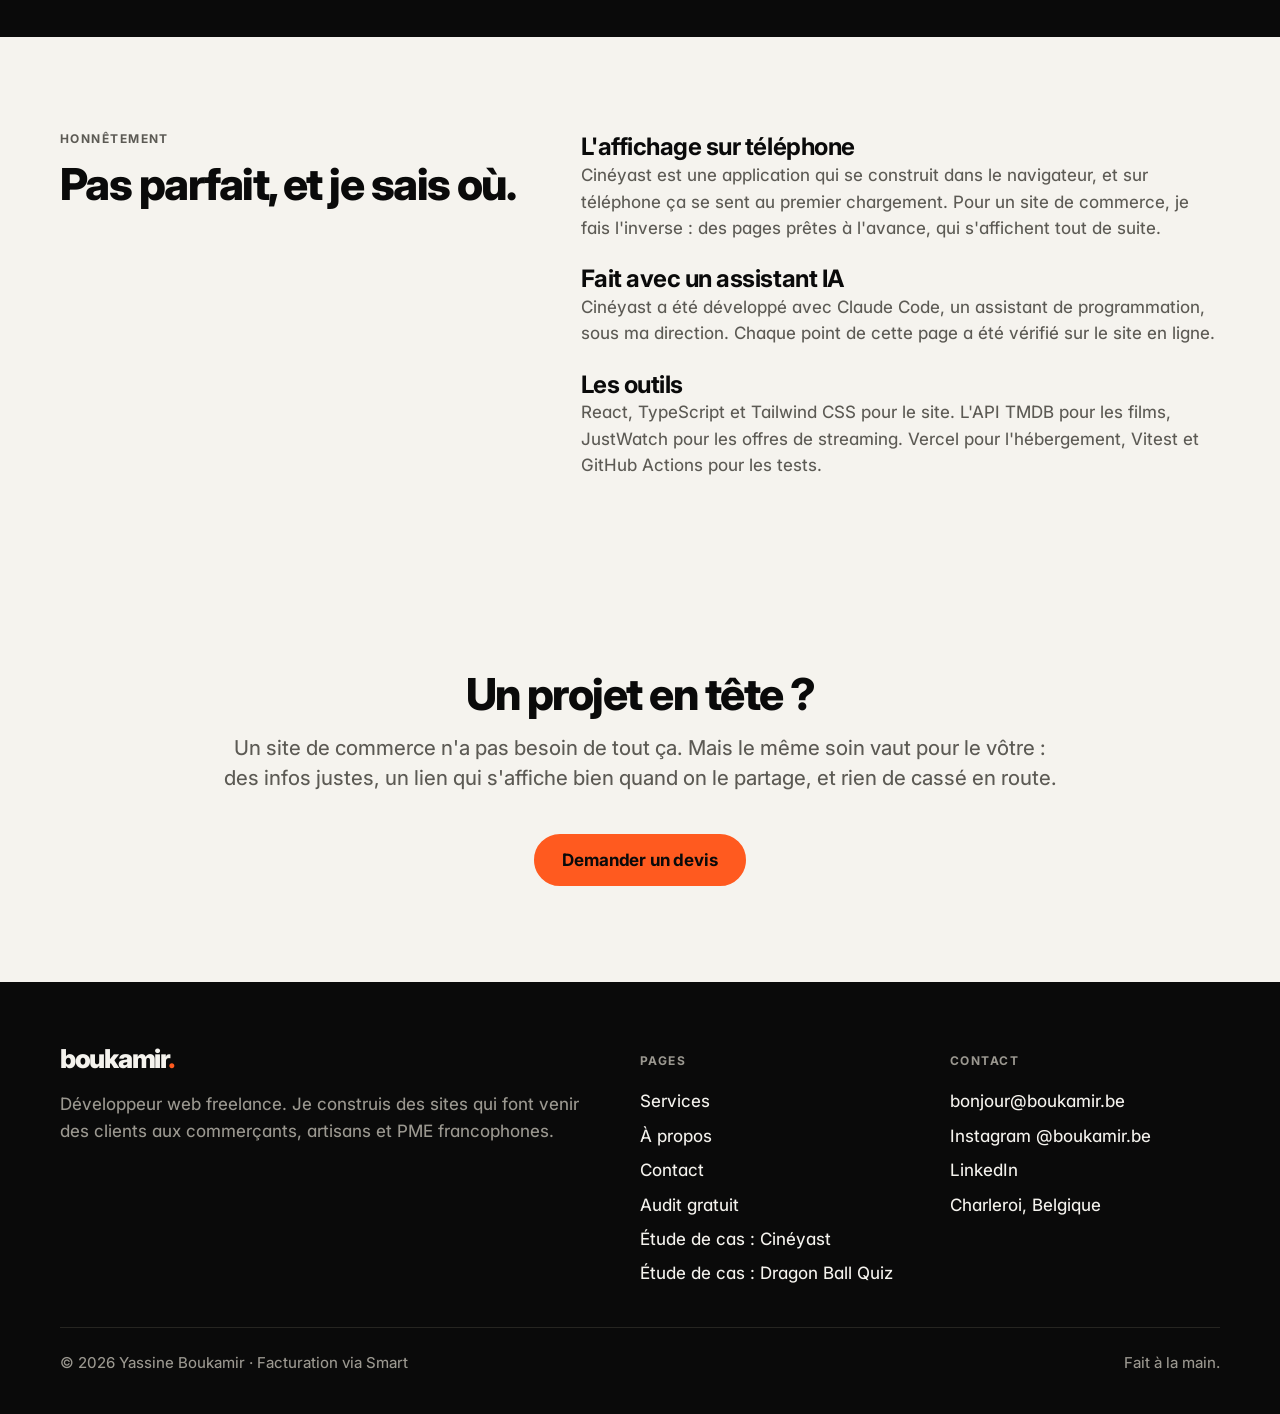
<file: cineyast.html>
<!DOCTYPE html>
<html lang="fr">
<head>
  <meta charset="UTF-8">
  <meta name="viewport" content="width=device-width, initial-scale=1">
  <title>Cinéyast, étude de cas — Yassine Boukamir</title>
  <meta name="description" content="Cinéyast, un site de découverte de films en ligne sur cineyast.com : données réelles, aperçus de partage propres à chaque page, plus de 170 tests automatisés. Ce qui se voit, et ce qui ne se voit pas.">

  <meta property="og:title" content="Cinéyast, étude de cas — Yassine Boukamir">
  <meta property="og:description" content="Un site de découverte de films, de la demande à la mise en ligne. Ce qui se voit, et ce qui ne se voit pas.">
  <meta property="og:type" content="article">
  <meta property="og:url" content="https://boukamir.be/cineyast.html">
  <meta property="og:locale" content="fr_BE">
  <link rel="canonical" href="https://boukamir.be/cineyast.html">
  <!-- Numéro de version dans le nom, comme apercu-N.jpg sur les autres
       pages : LinkedIn garde l'image traitée (et ses échecs) par URL exacte.
       Incrémenter si l'aperçu est refait. -->
  <meta property="og:image" content="https://boukamir.be/assets/apercu-cineyast-3.jpg">
  <meta property="og:image:width" content="1200">
  <meta property="og:image:height" content="630">
  <meta property="og:image:alt" content="Cinéyast : logo, accroche « Films à découvrir, pour cinéphiles » et genres présentés en plaques de salle">
  <meta name="twitter:card" content="summary_large_image">

  <link rel="preconnect" href="https://fonts.googleapis.com">
  <link rel="preconnect" href="https://fonts.gstatic.com" crossorigin>
  <link rel="stylesheet" href="https://fonts.googleapis.com/css2?family=Inter:opsz,wght@14..32,100..900&display=swap">
  <link rel="stylesheet" href="css/style.css">
  <link rel="icon" href="data:image/svg+xml,<svg xmlns='http://www.w3.org/2000/svg' viewBox='0 0 100 100'><rect width='100' height='100' rx='20' fill='%230A0A0A'/><text x='40' y='75' font-family='Inter,Segoe UI,Helvetica,sans-serif' font-size='78' font-weight='800' text-anchor='middle' fill='%23F5F3EE'>b</text><circle cx='74' cy='67' r='9' fill='%23FF5A1F'/></svg>">
</head>
<body>
  <!-- PAGE HORS MAQUETTE, ajoutée le 13/09/2026 à la demande de Yassine.
       Elle n'existe pas dans la maquette livrée : elle ne fait donc que
       réutiliser ses composants (aucune ligne ajoutée à style.css). Elle est
       liée depuis la liste « Pages » du pied de page, et nulle part ailleurs :
       choix de Yassine du 13/09, pour ne toucher à aucun écran de la
       maquette. La page sert surtout en lien direct (LinkedIn, devis).
       Tout ce qui est affirmé ici a été vérifié sur le site en ligne et dans
       son dépôt le 13/09/2026. Si Cinéyast change, relire la page. -->
  <a class="lien-evitement" href="#main">Aller au contenu</a>

  <!-- En-tête : pas de bouton orange ici. L'orange est réservé au bouton principal de la page. -->
  <header class="site-header">
    <div class="container site-header__inner">
      <a class="logo" href="/" aria-label="boukamir.be — accueil">boukamir<span class="logo__dot">.</span></a>
      <nav class="nav" id="nav" aria-label="Navigation principale">
        <a href="services.html">Services</a>
        <a href="a-propos.html">À propos</a>
        <a href="contact.html">Contact</a>
      </nav>
      <button class="nav-toggle" id="nav-toggle" type="button" aria-expanded="false" aria-controls="nav">Menu</button>
    </div>
  </header>

  <main id="main">

    <!-- ÉCRAN 1 · Héros — orange : le bouton uniquement. -->
    <section class="section section--hero" aria-labelledby="hero-title">
      <div class="container grid grid--split-even">
        <div class="hero">
          <span class="label">Étude de cas&nbsp;· projet personnel</span>
          <h1 class="display display--md hero__title" id="hero-title">Cinéyast.</h1>
          <p class="lead hero__lead">Un site pour trouver quoi regarder ce soir&nbsp;: les films du moment, une recherche, une fiche par film et par acteur, et où voir chaque film dans son pays&nbsp;: Belgique, France, Suisse, Canada et d'autres pays francophones.</p>
          <div class="btn-row">
            <a class="btn btn--primary" href="https://cineyast.com" target="_blank" rel="noopener">Voir le site<span class="sr-only"> (nouvel onglet)</span></a>
            <a class="btn btn--outline" href="https://github.com/yboukamir/cineyast" target="_blank" rel="noopener noreferrer">Lire le code<span class="sr-only"> (nouvel onglet)</span></a>
          </div>
          <!-- Même règle que le bloc « La preuve » de l'accueil : un visiteur
               qui découvre seul qu'il n'y a pas de client derrière perd
               confiance. On le dit d'emblée. -->
          <p class="muted small">Un projet à moi, pas une commande&nbsp;: il n'y a pas de client derrière, et je préfère le dire tout de suite.</p>
        </div>
        <img class="capture" src="assets/projets/cineyast-accueil@2x.jpg"
             srcset="assets/projets/cineyast-accueil.jpg 620w, assets/projets/cineyast-accueil@2x.jpg 1240w"
             sizes="(max-width: 900px) calc(100vw - 2 * var(--gutter)), 548px"
             width="1240" height="775"
             alt="Page d'accueil de Cinéyast : le film n°1 des tendances de la semaine en grand, au-dessus d'un bandeau bleu qui porte son titre"
             fetchpriority="high" decoding="async">
      </div>
    </section>

    <!-- ÉCRAN 2 · Repères. Même composant que la page à propos. -->
    <section class="section section--tight" aria-label="Repères">
      <div class="container">
        <hr class="rule">
        <div class="grid grid--4" style="padding-block: 40px">
          <div class="stat">
            <span class="stat__num">0</span>
            <span class="stat__txt">donnée inventée&nbsp;: tout vient de la base TMDB</span>
          </div>
          <!-- « 170+ » plutôt qu'un compte exact : le nombre de tests grandit à
               chaque fonctionnalité, et un chiffre précis devient faux au
               prochain ajout. 172 au 13/09/2026. -->
          <div class="stat">
            <span class="stat__num">170+</span>
            <span class="stat__txt">tests rejoués à chaque modification</span>
          </div>
          <div class="stat">
            <span class="stat__num">8 / 8</span>
            <span class="stat__txt">bugs remis exprès, tous repérés par les tests</span>
          </div>
          <div class="stat">
            <span class="stat__num">0</span>
            <span class="stat__txt">clé d'accès visible dans le navigateur</span>
          </div>
        </div>
        <hr class="rule">
      </div>
    </section>

    <!-- ÉCRAN 3 · La demande -->
    <section class="section bg-noir" aria-labelledby="demande-title">
      <div class="container grid grid--split">
        <div class="section__head">
          <span class="label">La demande</span>
          <h2 id="demande-title">Un vrai site, pas une <span class="accent">maquette.</span></h2>
        </div>
        <div class="stack-lg">
          <p>Le cahier des charges tenait en une page. Trouver des films par tendance, par titre, par genre, par année ou par note. Une fiche complète pour chaque film, bande-annonce comprise. Des favoris qu'on garde sans créer de compte. Et tout ça pensé d'abord pour le téléphone.</p>
          <p>Deux règles ne se discutaient pas. Aucune donnée inventée&nbsp;: tout vient de TMDB, une base de films collaborative, avec la mention qu'elle exige en bas de chaque page. Et un site réellement en ligne, sur son propre nom de domaine.</p>
        </div>
      </div>
    </section>

    <!-- ÉCRAN 4 · Ce qui se voit -->
    <section class="section" aria-labelledby="voit-title">
      <div class="container">
        <div class="section__head">
          <span class="label">Ce qui se voit</span>
          <h2 id="voit-title">Une fiche par film, une page par acteur.</h2>
          <p class="lead">Et un accueil pensé comme une revue de cinéma, avec son sommaire et ses rubriques&nbsp;: les films sortis en salle en France la même semaine il y a 25 ans, les films belges, le portrait d'un cinéaste belge chaque mois, et un classement du mois qui devient en décembre le bilan de l'année.</p>
        </div>
        <div class="compare">
          <div class="compare__panel">
            <span class="label">Fiche film</span>
            <div class="compare__body">
              <img class="capture" src="assets/projets/cineyast-fiche@2x.jpg"
                   srcset="assets/projets/cineyast-fiche.jpg 620w, assets/projets/cineyast-fiche@2x.jpg 1240w"
                   sizes="(max-width: 700px) calc(100vw - 2 * var(--gutter) - 50px), 520px"
                   width="1240" height="775"
                   alt="Fiche du film Fight Club : affiche, note, réalisateur et bouton de bande-annonce"
                   loading="lazy" decoding="async">
              <p class="muted small">L'affiche, la note, le réalisateur, la bande-annonce. Et où voir le film en abonnement, en location ou à l'achat, d'après les données de JustWatch, pour le pays du visiteur, détecté automatiquement et modifiable. Plus bas, la saga du film, ses affiches et les autres films du même réalisateur.</p>
            </div>
          </div>
          <div class="compare__panel">
            <span class="label">Page acteur</span>
            <div class="compare__body">
              <img class="capture" src="assets/projets/cineyast-personne@2x.jpg"
                   srcset="assets/projets/cineyast-personne.jpg 620w, assets/projets/cineyast-personne@2x.jpg 1240w"
                   sizes="(max-width: 700px) calc(100vw - 2 * var(--gutter) - 50px), 520px"
                   width="1240" height="775"
                   alt="Page de Brad Pitt : portrait, métier et biographie"
                   loading="lazy" decoding="async">
              <p class="muted small">Ses films les plus connus d'abord, puis toute sa filmographie, rangée par métier. Les apparitions dans son propre rôle sont mises à part.</p>
            </div>
          </div>
        </div>
      </div>
    </section>

    <!-- ÉCRAN 5 · Ce qui ne se voit pas. Formulé pour un patron, pas pour
         un développeur : le détail technique vit dans le README du dépôt.
         Rien sur l'infrastructure précise (hébergeurs, adresses, comptes) :
         c'est une page publique. -->
    <section class="section bg-noir" aria-labelledby="coulisses-title">
      <div class="container">
        <div class="section__head">
          <span class="label">Ce qui ne se voit pas</span>
          <h2 id="coulisses-title">Le travail qui évite les mauvaises surprises.</h2>
        </div>
        <div class="grid grid--2">
          <div class="card">
            <h3 class="card__title">La clé d'accès reste sur le serveur.</h3>
            <p class="muted">Pour lire la base de films, il faut une clé personnelle. Elle ne passe jamais par le navigateur&nbsp;: un relais l'ajoute de son côté, et il refuse toute demande dont le site n'a pas besoin.</p>
          </div>
          <div class="card">
            <h3 class="card__title">Chaque lien partagé a son propre aperçu.</h3>
            <p class="muted">Partagez la fiche d'un film sur LinkedIn&nbsp;: c'est son titre, son résumé et son image qui s'affichent, pas ceux de l'accueil. Pour un acteur, une image est fabriquée à la volée avec son nom, son métier et ses films connus.</p>
          </div>
          <div class="card">
            <!-- Formulation volontairement limitée à ce qui a été vérifié :
                 les enregistrements de messagerie n'ont pas été modifiés.
                 Ne pas écrire « sans interruption », rien ne l'a mesuré. -->
            <h3 class="card__title">Nouvel hébergement, messagerie intacte.</h3>
            <p class="muted">Le nom de domaine servait à un ancien site et à des adresses mail. Pour le brancher sur le nouvel hébergement, seuls les réglages du site ont changé&nbsp;: ceux de la messagerie n'ont pas été touchés.</p>
          </div>
          <div class="card">
            <!-- GitHub rejoue les tests à chaque envoi, mais la mise en ligne
                 ne l'attend pas : ne pas écrire que les tests « bloquent »
                 une mise en ligne. -->
            <h3 class="card__title">Des tests qui ont fait leurs preuves.</h3>
            <p class="muted">Plus de 170 tests vérifient les règles du site, pour la plupart sur de vraies réponses de la base, enregistrées. GitHub les rejoue à chaque modification. Pour m'assurer qu'ils servaient à quelque chose, j'ai remis exprès huit bugs corrigés pendant le projet&nbsp;: les huit ont été repérés.</p>
          </div>
        </div>
      </div>
    </section>

    <!-- ÉCRAN 6 · Honnêtement. Les limites connues, écrites avant qu'on les
         trouve. -->
    <section class="section" aria-labelledby="limites-title">
      <div class="container grid grid--split">
        <div class="section__head">
          <span class="label">Honnêtement</span>
          <h2 id="limites-title">Pas parfait, et je sais où.</h2>
        </div>
        <div class="stack-lg">
          <div>
            <!-- Réécrit à la demande de Yassine le 13/09 : la limite reste dite,
                 mais tournée vers ce qui compte pour un commerce. Vrai des deux
                 côtés : Cinéyast se construit dans le navigateur, boukamir.be
                 et les sites WordPress arrivent déjà prêts du serveur. -->
            <h3>L'affichage sur téléphone</h3>
            <p class="muted">Cinéyast est une application qui se construit dans le navigateur, et sur téléphone ça se sent au premier chargement. Pour un site de commerce, je fais l'inverse&nbsp;: des pages prêtes à l'avance, qui s'affichent tout de suite.</p>
          </div>
          <div>
            <h3>Fait avec un assistant IA</h3>
            <p class="muted">Cinéyast a été développé avec Claude Code, un assistant de programmation, sous ma direction. Chaque point de cette page a été vérifié sur le site en ligne.</p>
          </div>
          <div>
            <h3>Les outils</h3>
            <p class="muted">React, TypeScript et Tailwind CSS pour le site. L'API TMDB pour les films, JustWatch pour les offres de streaming. Vercel pour l'hébergement, Vitest et GitHub Actions pour les tests.</p>
          </div>
        </div>
      </div>
    </section>

    <!-- ÉCRAN 7 · Appel final -->
    <section class="section cta-final" aria-labelledby="cta-title">
      <div class="container">
        <h2 class="display h2" id="cta-title">Un projet en tête&nbsp;?</h2>
        <p class="lead">Un site de commerce n'a pas besoin de tout ça. Mais le même soin vaut pour le vôtre&nbsp;: des infos justes, un lien qui s'affiche bien quand on le partage, et rien de cassé en route.</p>
        <div class="btn-row">
          <a class="btn btn--primary" href="contact.html">Demander un devis</a>
        </div>
      </div>
    </section>

  </main>

  <footer class="site-footer bg-noir">
    <div class="container">
      <div class="site-footer__grid">
        <div class="stack">
          <a class="logo" href="/">boukamir<span class="logo__dot">.</span></a>
          <p class="muted">Développeur web freelance. Je construis des sites qui font venir des clients aux commerçants, artisans et PME francophones.</p>
        </div>
        <div>
          <span class="label">Pages</span>
          <ul class="list" style="margin-top:16px">
            <li><a href="services.html">Services</a></li>
            <li><a href="a-propos.html">À propos</a></li>
            <li><a href="contact.html">Contact</a></li>
            <li><a href="index.html#audit">Audit gratuit</a></li>
            <li><a href="cineyast.html">Étude de cas&nbsp;: Cinéyast</a></li>
            <li><a href="dragonballquiz.html">Étude de cas&nbsp;: Dragon Ball Quiz</a></li>
          </ul>
        </div>
        <div>
          <span class="label">Contact</span>
          <ul class="list" style="margin-top:16px">
            <li><a href="mailto:bonjour@boukamir.be">bonjour@boukamir.be</a></li>
            <li><a href="https://www.instagram.com/boukamir.be" target="_blank" rel="noopener noreferrer">Instagram @boukamir.be<span class="sr-only"> (nouvel onglet)</span></a></li>
            <li><a href="https://www.linkedin.com/in/yboukamir/" target="_blank" rel="noopener noreferrer">LinkedIn<span class="sr-only"> (nouvel onglet)</span></a></li>
            <li>Charleroi, Belgique</li>
          </ul>
        </div>
      </div>
      <div class="site-footer__bottom">
        <span>© <span id="annee">2026</span> Yassine Boukamir&nbsp;· Facturation via Smart</span>
        <span>Fait à la main.</span>
      </div>
    </div>
  </footer>

  <script src="js/script.js"></script>
</body>
</html>
</file>
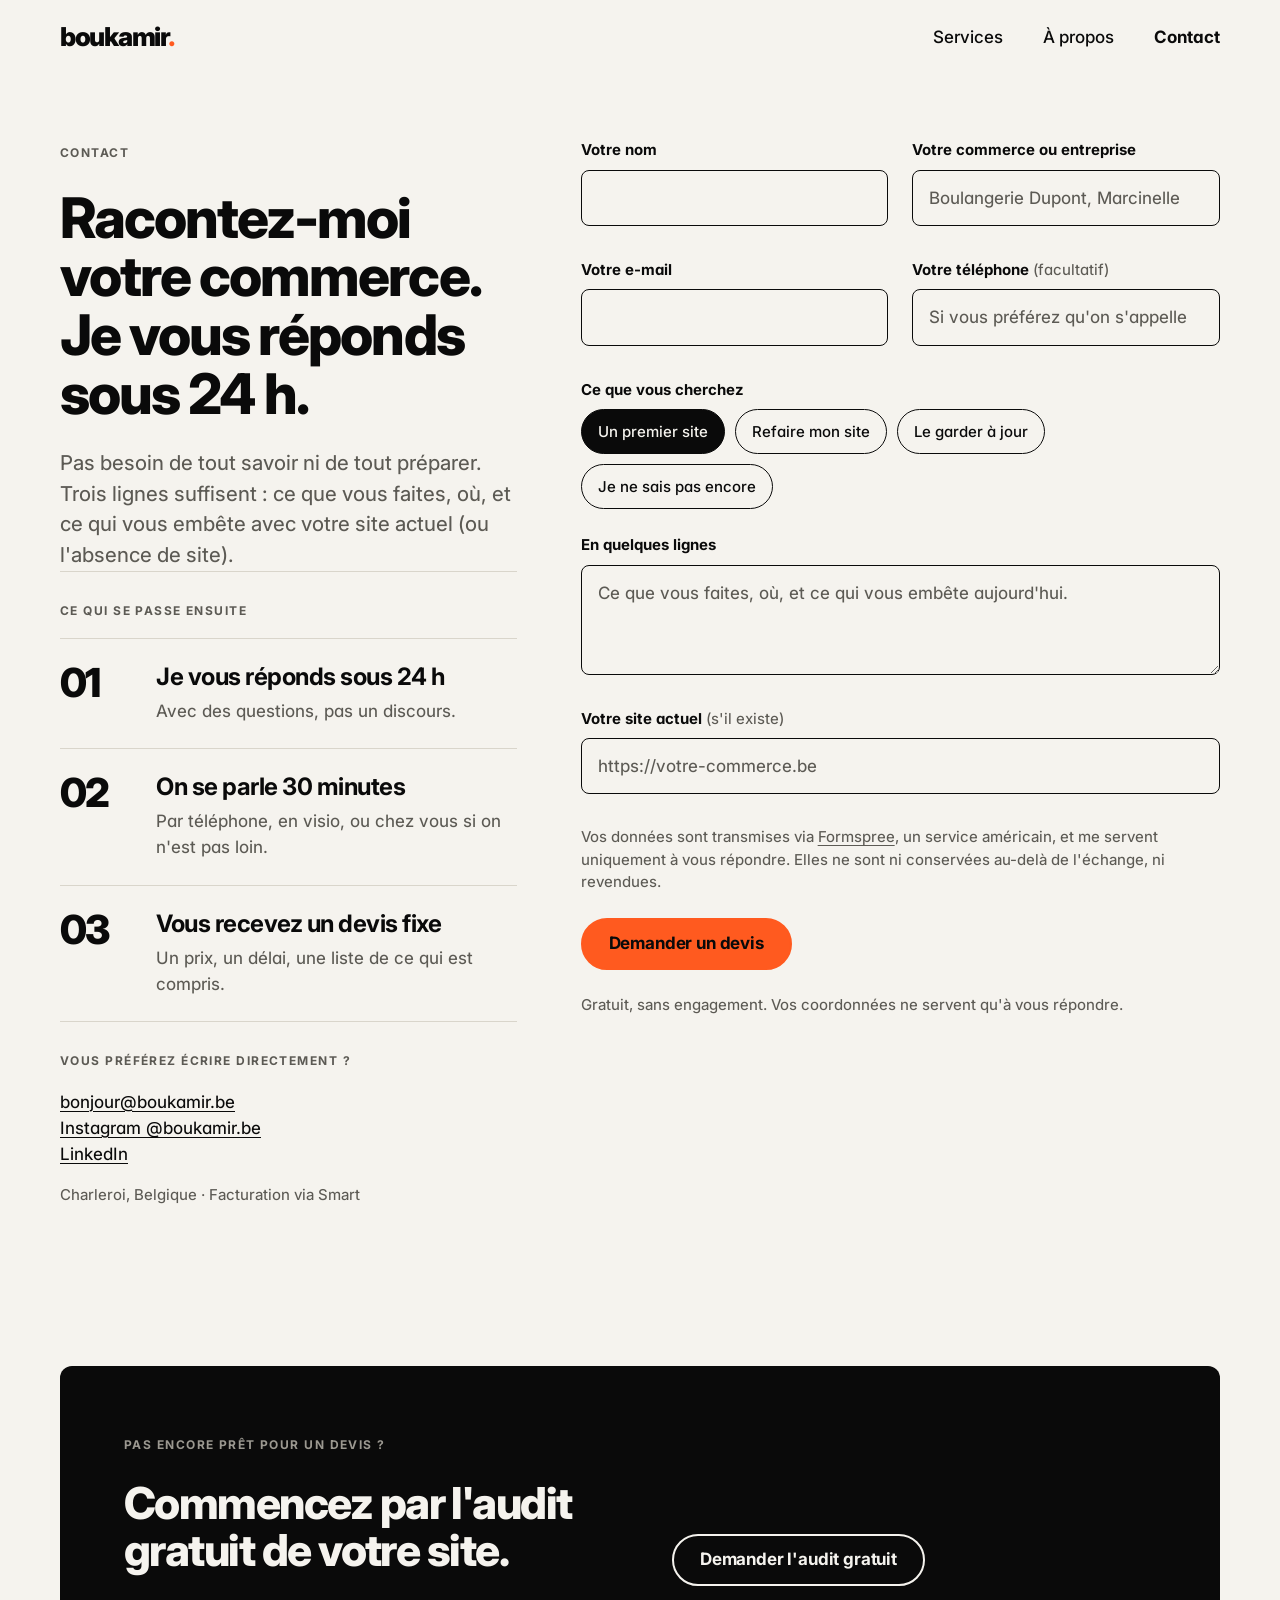
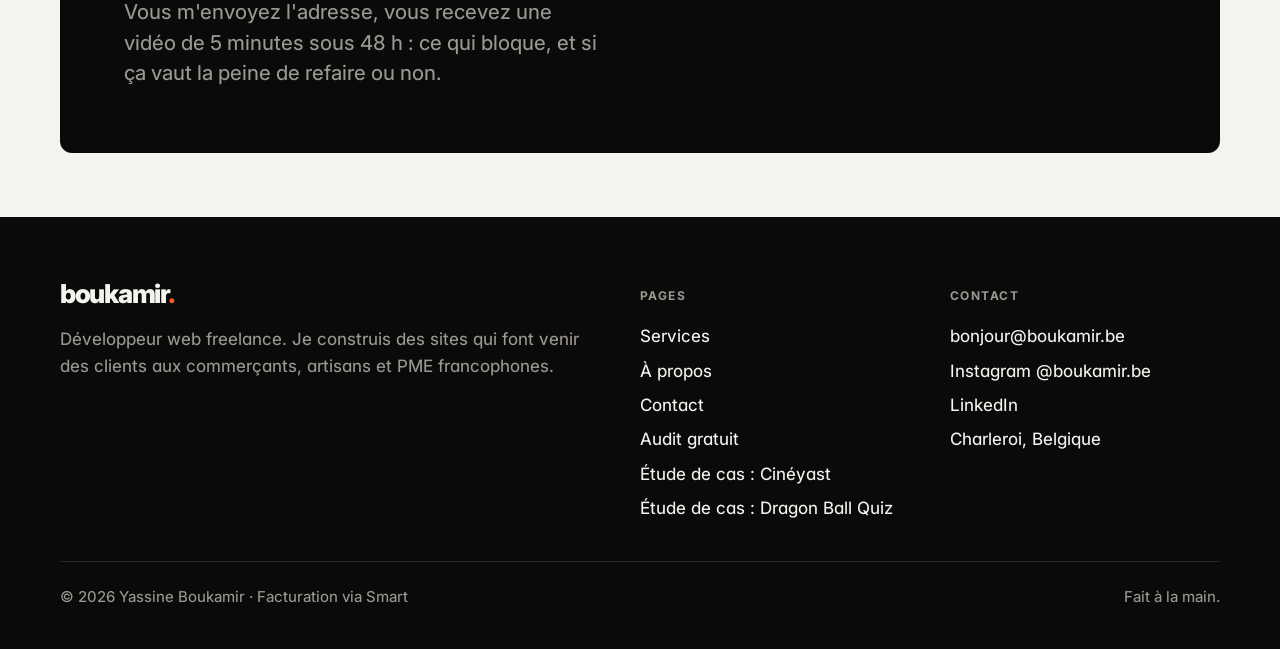
<file: contact.html>
<!DOCTYPE html>
<html lang="fr">
<head>
  <meta charset="UTF-8">
  <meta name="viewport" content="width=device-width, initial-scale=1">
  <title>Contact — Yassine Boukamir</title>
  <meta name="description" content="Racontez-moi votre commerce en trois lignes. Je réponds sous 24 h avec des questions, puis un devis fixe. Gratuit, sans engagement.">

  <meta property="og:title" content="Contact — Yassine Boukamir">
  <meta property="og:description" content="Racontez-moi votre commerce en trois lignes. Je réponds sous 24 h. Gratuit, sans engagement.">
  <meta property="og:type" content="website">
  <meta property="og:url" content="https://boukamir.be/contact.html">
  <meta property="og:locale" content="fr_BE">
  <link rel="canonical" href="https://boukamir.be/contact.html">
  <meta property="og:image" content="https://boukamir.be/assets/apercu-5.jpg">
  <meta property="og:image:width" content="1200">
  <meta property="og:image:height" content="630">
  <meta property="og:image:alt" content="boukamir.be — un site qui fait venir des clients">
  <meta name="twitter:card" content="summary_large_image">

  <meta name="google-site-verification" content="LoE7iel1y7EDNJW5CL4DNfynYiIcXp9uapy0k_Mepdo">

  <link rel="preconnect" href="https://fonts.googleapis.com">
  <link rel="preconnect" href="https://fonts.gstatic.com" crossorigin>
  <link rel="stylesheet" href="https://fonts.googleapis.com/css2?family=Inter:opsz,wght@14..32,100..900&display=swap">
  <link rel="stylesheet" href="css/style.css">
  <link rel="icon" href="data:image/svg+xml,<svg xmlns='http://www.w3.org/2000/svg' viewBox='0 0 100 100'><rect width='100' height='100' rx='20' fill='%230A0A0A'/><text x='40' y='75' font-family='Inter,Segoe UI,Helvetica,sans-serif' font-size='78' font-weight='800' text-anchor='middle' fill='%23F5F3EE'>b</text><circle cx='74' cy='67' r='9' fill='%23FF5A1F'/></svg>">
</head>
<body>
  <a class="lien-evitement" href="#main">Aller au contenu</a>

  <!-- En-tête : pas de bouton orange ici. L'orange est réservé au bouton principal de la page. -->
  <header class="site-header">
    <div class="container site-header__inner">
      <a class="logo" href="/" aria-label="boukamir.be — accueil">boukamir<span class="logo__dot">.</span></a>
      <nav class="nav" id="nav" aria-label="Navigation principale">
        <a href="services.html">Services</a>
        <a href="a-propos.html">À propos</a>
        <a href="contact.html" aria-current="page">Contact</a>
      </nav>
      <button class="nav-toggle" id="nav-toggle" type="button" aria-expanded="false" aria-controls="nav">Menu</button>
    </div>
  </header>

  <main id="main">

    <!-- ÉCRAN 1 · Le formulaire est le héros. Le seul orange de l'écran : le bouton d'envoi « Demander un devis ». -->
    <section class="section section--hero" aria-labelledby="hero-title">
      <div class="container grid grid--split">

        <div class="stack-lg contact-intro">
          <span class="label">Contact</span>
          <h1 id="hero-title">Racontez-moi votre commerce. Je vous réponds sous 24&nbsp;h.</h1>
          <p class="lead">Pas besoin de tout savoir ni de tout préparer. Trois lignes suffisent&nbsp;: ce que vous faites, où, et ce qui vous embête avec votre site actuel (ou l'absence de site).</p>
          <!-- Mobile uniquement : le bouton orange reste visible sans scroller et mène au formulaire. -->
          <a class="btn btn--primary only-mobile" href="#devis">Demander un devis</a>
          <hr class="rule only-desktop">
          <div class="stack">
            <span class="label">Ce qui se passe ensuite</span>
            <ol class="steps">
              <li><div><h3>Je vous réponds sous 24&nbsp;h</h3><p class="muted">Avec des questions, pas un discours.</p></div></li>
              <li><div><h3>On se parle 30 minutes</h3><p class="muted">Par téléphone, en visio, ou chez vous si on n'est pas loin.</p></div></li>
              <li><div><h3>Vous recevez un devis fixe</h3><p class="muted">Un prix, un délai, une liste de ce qui est compris.</p></div></li>
            </ol>
          </div>
          <div class="stack">
            <span class="label">Vous préférez écrire directement&nbsp;?</span>
            <p>
              <a href="mailto:bonjour@boukamir.be">bonjour@boukamir.be</a><br>
              <a href="https://www.instagram.com/boukamir.be" target="_blank" rel="noopener noreferrer">Instagram @boukamir.be<span class="sr-only"> (nouvel onglet)</span></a><br>
              <a href="https://www.linkedin.com/in/yboukamir/" target="_blank" rel="noopener noreferrer">LinkedIn<span class="sr-only"> (nouvel onglet)</span></a>
            </p>
            <p class="small muted">Charleroi, Belgique&nbsp;· Facturation via Smart</p>
          </div>
        </div>

        <!-- ⚠️ Formspree fonctionne aussi depuis localhost : tester ce
             formulaire envoie un vrai message. -->
        <form class="form" id="devis" data-formulaire action="https://formspree.io/f/mljrvvkd" method="POST" novalidate aria-label="Demander un devis">
          <input type="hidden" name="_subject" value="Demande de devis — boukamir.be">
          <p class="piege-robots" aria-hidden="true">
            <label for="contact-gotcha">Laissez ce champ vide</label>
            <input id="contact-gotcha" name="_gotcha" tabindex="-1" autocomplete="off">
          </p>

          <div class="form__row">
            <div class="field">
              <label for="f-nom">Votre nom</label>
              <input class="input" id="f-nom" name="Nom" type="text" autocomplete="name" required>
              <p class="erreur-champ" role="alert"></p>
            </div>
            <div class="field">
              <label for="f-entreprise">Votre commerce ou entreprise</label>
              <input class="input" id="f-entreprise" name="Entreprise" type="text" autocomplete="organization" placeholder="Boulangerie Dupont, Marcinelle">
              <p class="erreur-champ" role="alert"></p>
            </div>
          </div>

          <div class="form__row">
            <div class="field">
              <label for="f-email">Votre e-mail</label>
              <input class="input" id="f-email" name="Email" type="email" autocomplete="email" required>
              <p class="erreur-champ" role="alert"></p>
            </div>
            <div class="field">
              <label for="f-tel">Votre téléphone <span class="muted" style="font-weight:450">(facultatif)</span></label>
              <input class="input" id="f-tel" name="Téléphone" type="tel" autocomplete="tel" placeholder="Si vous préférez qu'on s'appelle">
              <p class="erreur-champ" role="alert"></p>
            </div>
          </div>

          <fieldset class="field" style="border:0;padding:0;margin:0">
            <legend style="font-weight:700;font-size:15px;padding:0;margin-bottom:8px">Ce que vous cherchez</legend>
            <div class="choices">
              <label class="choice"><input type="radio" name="Besoin" value="Un premier site" checked><span>Un premier site</span></label>
              <label class="choice"><input type="radio" name="Besoin" value="Refaire mon site"><span>Refaire mon site</span></label>
              <label class="choice"><input type="radio" name="Besoin" value="Le garder à jour"><span>Le garder à jour</span></label>
              <label class="choice"><input type="radio" name="Besoin" value="Je ne sais pas encore"><span>Je ne sais pas encore</span></label>
            </div>
          </fieldset>

          <div class="field">
            <label for="f-message">En quelques lignes</label>
            <textarea class="textarea" id="f-message" name="Message" style="min-height:110px" placeholder="Ce que vous faites, où, et ce qui vous embête aujourd'hui."></textarea>
            <p class="erreur-champ" role="alert"></p>
          </div>

          <div class="field">
            <label for="f-site">Votre site actuel <span class="muted" style="font-weight:450">(s'il existe)</span></label>
            <input class="input" id="f-site" name="Site actuel" type="url" placeholder="https://votre-commerce.be">
            <p class="erreur-champ" role="alert"></p>
          </div>

          <p class="mention-donnees">Vos données sont transmises via <a href="https://formspree.io/legal/privacy-policy" target="_blank" rel="noopener noreferrer">Formspree<span class="sr-only"> (nouvel onglet)</span></a>, un service américain, et me servent uniquement à vous répondre. Elles ne sont ni conservées au-delà de l'échange, ni revendues.</p>

          <div class="form__foot">
            <button class="btn btn--primary btn--outline-mobile" type="submit">Demander un devis</button>
            <span class="small muted">Gratuit, sans engagement. Vos coordonnées ne servent qu'à vous répondre.</span>
          </div>
          <p class="form__status small muted" aria-live="polite"></p>
        </form>

      </div>
    </section>

    <!-- ÉCRAN 2 · Rappel audit (sans formulaire ici, pour ne pas doubler) -->
    <section class="section section--tight" aria-labelledby="audit-rappel-title">
      <div class="container">
        <div class="audit bg-noir">
          <div class="grid grid--split-even">
            <div class="stack-lg">
              <span class="label">Pas encore prêt pour un devis&nbsp;?</span>
              <h2 id="audit-rappel-title">Commencez par l'audit gratuit de votre site.</h2>
              <!-- Raccourci le 02/09 : ce bloc n'est qu'un rappel, l'offre complète est
                   détaillée sur l'accueil. « Ce qu'il faudrait changer » disait deux
                   fois « ce qui bloque » ; ce qui reste, c'est le mécanisme et la
                   phrase qui vaut vraiment, celle où je dis qu'il ne faut peut-être
                   rien refaire du tout. -->
              <p class="lead">Vous m'envoyez l'adresse, vous recevez une vidéo de 5 minutes sous 48&nbsp;h&nbsp;: ce qui bloque, et si ça vaut la peine de refaire ou non.</p>
            </div>
            <div class="btn-row">
              <a class="btn btn--outline" href="index.html#audit">Demander l'audit gratuit</a>
            </div>
          </div>
        </div>
      </div>
    </section>

  </main>

  <footer class="site-footer bg-noir">
    <div class="container">
      <div class="site-footer__grid">
        <div class="stack">
          <a class="logo" href="/">boukamir<span class="logo__dot">.</span></a>
          <p class="muted">Développeur web freelance. Je construis des sites qui font venir des clients aux commerçants, artisans et PME francophones.</p>
        </div>
        <div>
          <span class="label">Pages</span>
          <ul class="list" style="margin-top:16px">
            <li><a href="services.html">Services</a></li>
            <li><a href="a-propos.html">À propos</a></li>
            <li><a href="contact.html">Contact</a></li>
            <li><a href="index.html#audit">Audit gratuit</a></li>
            <li><a href="cineyast.html">Étude de cas&nbsp;: Cinéyast</a></li>
            <li><a href="dragonballquiz.html">Étude de cas&nbsp;: Dragon Ball Quiz</a></li>
          </ul>
        </div>
        <div>
          <span class="label">Contact</span>
          <ul class="list" style="margin-top:16px">
            <li><a href="mailto:bonjour@boukamir.be">bonjour@boukamir.be</a></li>
            <li><a href="https://www.instagram.com/boukamir.be" target="_blank" rel="noopener noreferrer">Instagram @boukamir.be<span class="sr-only"> (nouvel onglet)</span></a></li>
            <li><a href="https://www.linkedin.com/in/yboukamir/" target="_blank" rel="noopener noreferrer">LinkedIn<span class="sr-only"> (nouvel onglet)</span></a></li>
            <li>Charleroi, Belgique</li>
          </ul>
        </div>
      </div>
      <div class="site-footer__bottom">
        <span>© <span id="annee">2026</span> Yassine Boukamir&nbsp;· Facturation via Smart</span>
        <span>Fait à la main.</span>
      </div>
    </div>
  </footer>

  <script src="js/script.js"></script>
</body>
</html>
</file>
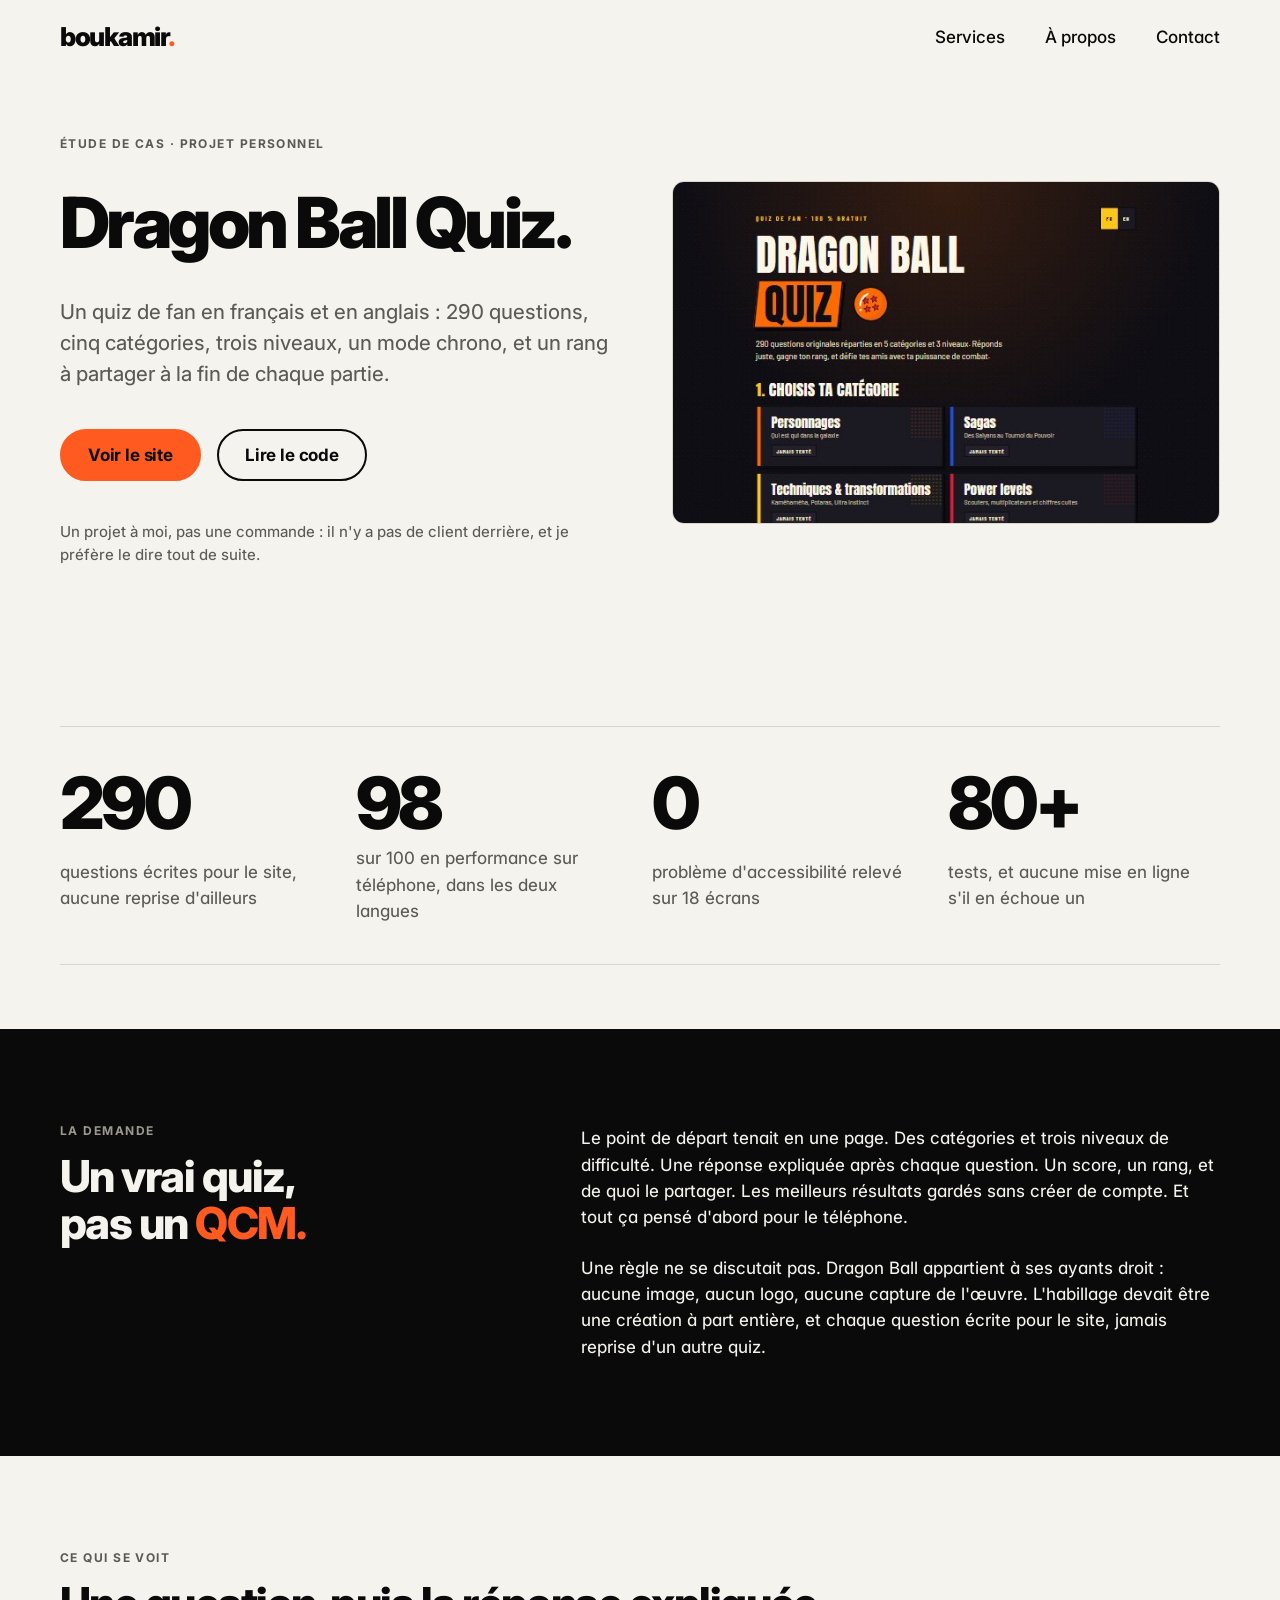
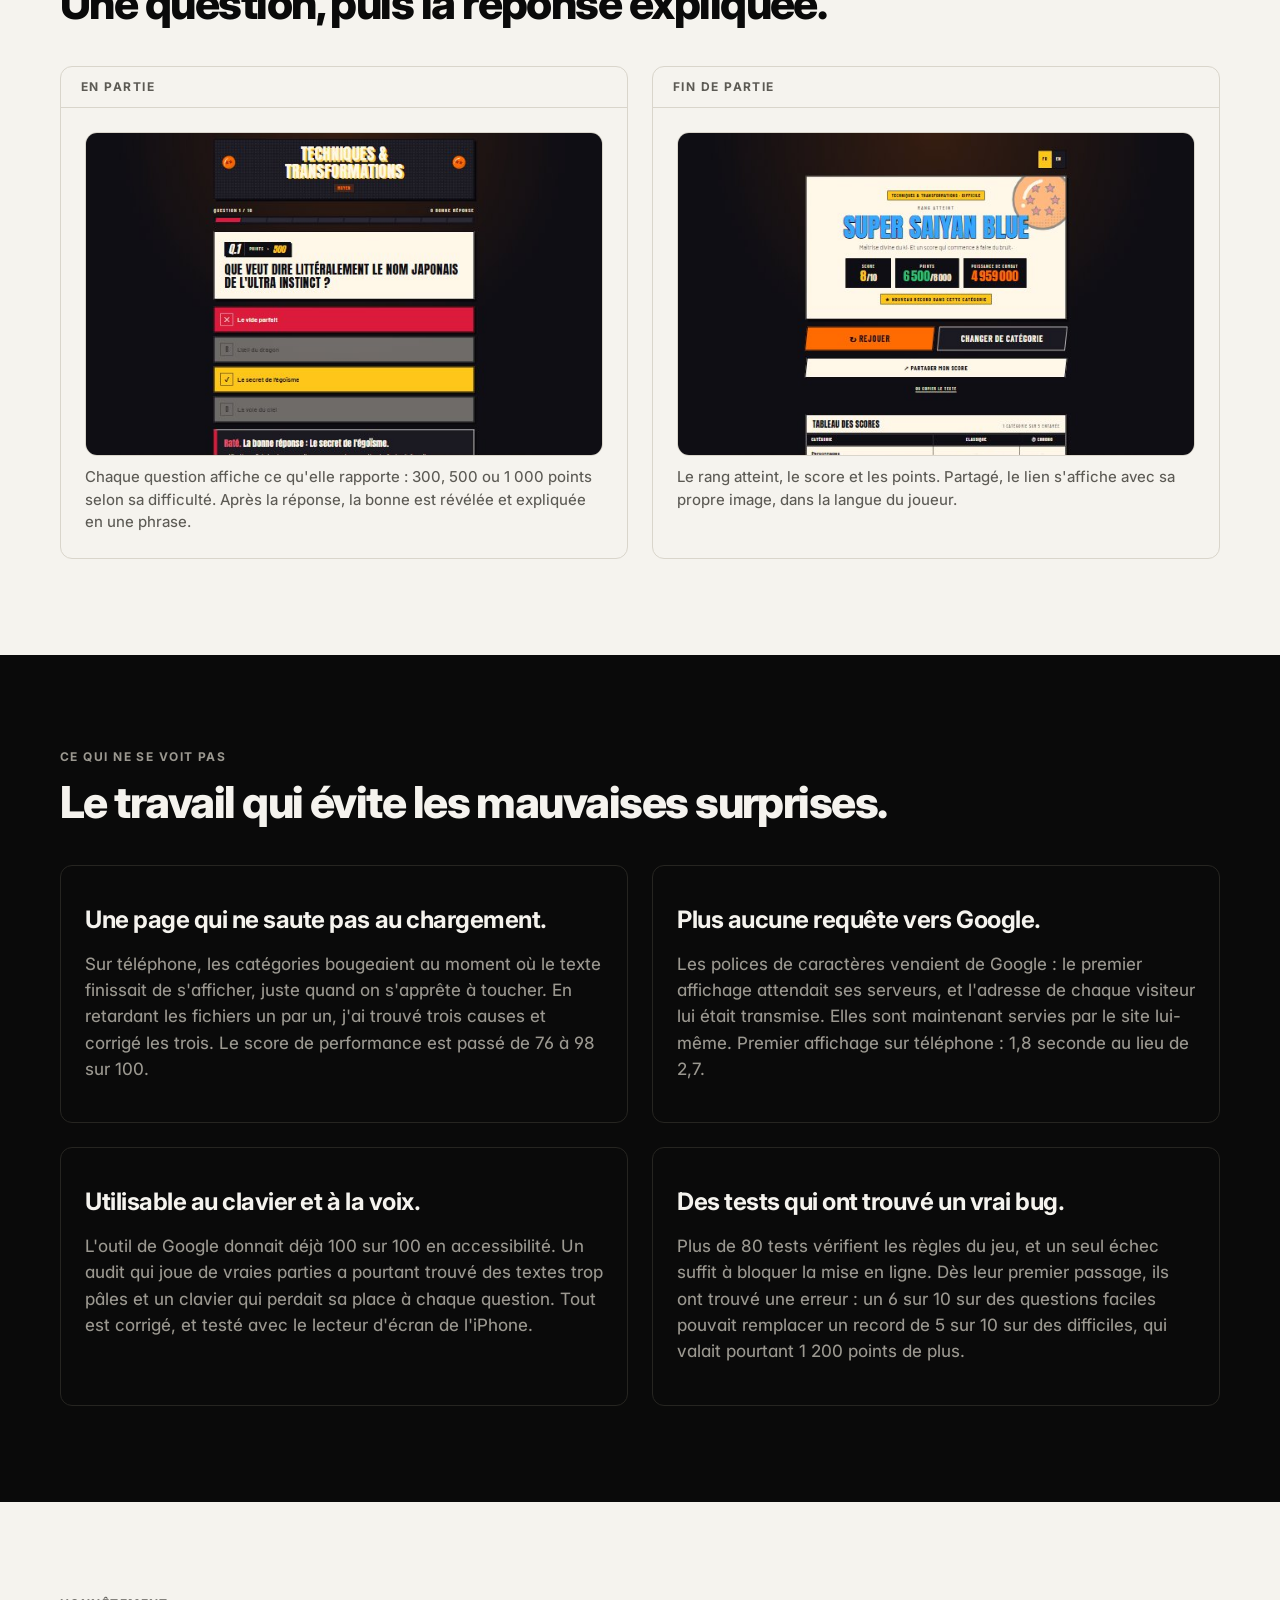
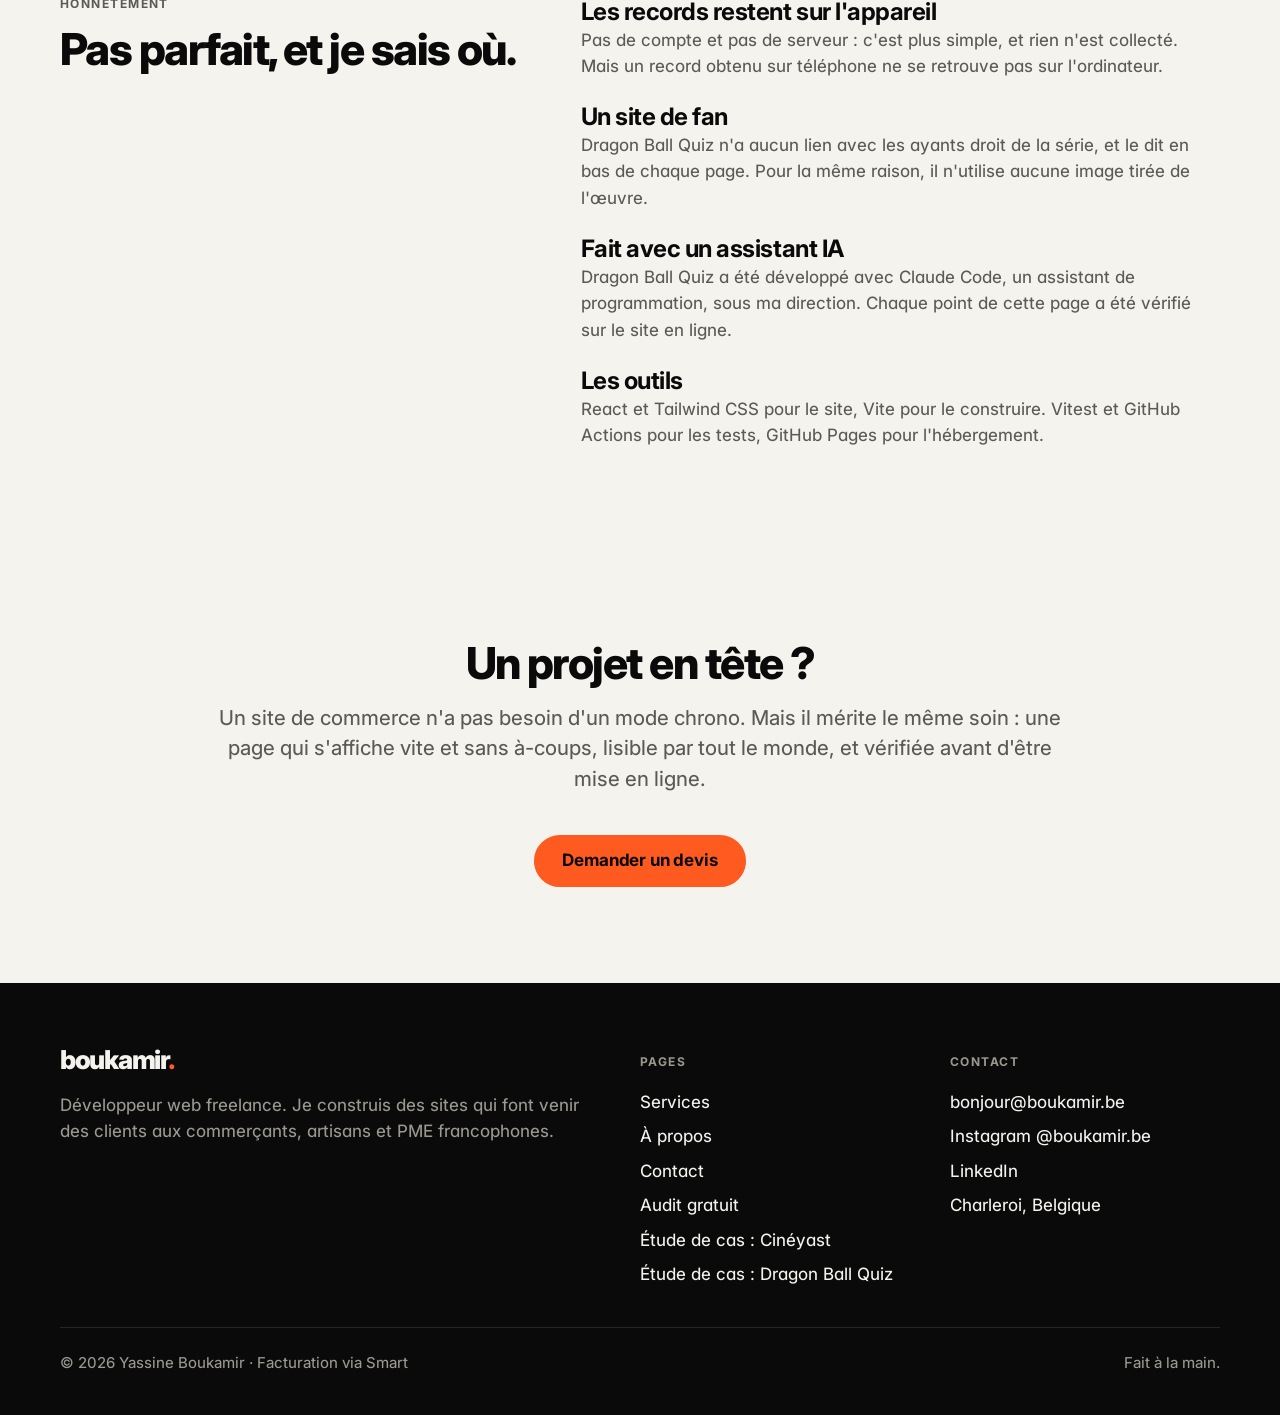
<file: dragonballquiz.html>
<!DOCTYPE html>
<html lang="fr">
<head>
  <meta charset="UTF-8">
  <meta name="viewport" content="width=device-width, initial-scale=1">
  <title>Dragon Ball Quiz, étude de cas — Yassine Boukamir</title>
  <meta name="description" content="Dragon Ball Quiz, un quiz de fan en ligne sur dragonballquiz.com : 290 questions écrites pour le site, 98 sur 100 en performance mobile, plus de 80 tests. Ce qui se voit, et ce qui ne se voit pas.">

  <meta property="og:title" content="Dragon Ball Quiz, étude de cas — Yassine Boukamir">
  <meta property="og:description" content="Un quiz de fan en français et en anglais, de la demande à la mise en ligne. Ce qui se voit, et ce qui ne se voit pas.">
  <meta property="og:type" content="article">
  <meta property="og:url" content="https://boukamir.be/dragonballquiz.html">
  <meta property="og:locale" content="fr_BE">
  <link rel="canonical" href="https://boukamir.be/dragonballquiz.html">
  <!-- Numéro de version dans le nom, comme apercu-cineyast-3.jpg : LinkedIn
       garde l'image traitée par URL exacte. Incrémenter si l'aperçu est refait.
       -2 (14/09/2026) : la boule de cristal remplace l'orbe sur l'accueil.
       -3 (14/09/2026) : « Choisis ta catégorie » remplace « Choisis ton terrain ».
       -4 (14/09/2026) : nouvelle accroche après la relecture des textes. -->
  <meta property="og:image" content="https://boukamir.be/assets/apercu-dragonballquiz-4.jpg">
  <meta property="og:image:width" content="1200">
  <meta property="og:image:height" content="630">
  <meta property="og:image:alt" content="Page d'accueil de Dragon Ball Quiz : grand titre en lettrage manga, une boule de cristal dessinée, et les cinq catégories du quiz">
  <meta name="twitter:card" content="summary_large_image">

  <link rel="preconnect" href="https://fonts.googleapis.com">
  <link rel="preconnect" href="https://fonts.gstatic.com" crossorigin>
  <link rel="stylesheet" href="https://fonts.googleapis.com/css2?family=Inter:opsz,wght@14..32,100..900&display=swap">
  <link rel="stylesheet" href="css/style.css">
  <link rel="icon" href="data:image/svg+xml,<svg xmlns='http://www.w3.org/2000/svg' viewBox='0 0 100 100'><rect width='100' height='100' rx='20' fill='%230A0A0A'/><text x='40' y='75' font-family='Inter,Segoe UI,Helvetica,sans-serif' font-size='78' font-weight='800' text-anchor='middle' fill='%23F5F3EE'>b</text><circle cx='74' cy='67' r='9' fill='%23FF5A1F'/></svg>">
</head>
<body>
  <!-- PAGE HORS MAQUETTE, rédigée le 13/09/2026 à la demande de Yassine, sur
       le modèle de cineyast.html : mêmes écrans, mêmes composants, aucune
       ligne ajoutée à style.css.
       Elle est liée depuis la liste « Pages » du pied de page, comme
       Cineyast, et nulle part ailleurs. Captures de production de
       dragonballquiz.com ; aperçu de partage capturé comme les autres
       (1200 × 630, double densité réduite, JPEG qualité 86).
       Tout ce qui est affirmé ici a été vérifié sur le site en ligne et dans
       son dépôt le 13/09/2026. Si Dragon Ball Quiz change, relire la page. -->
  <a class="lien-evitement" href="#main">Aller au contenu</a>

  <!-- En-tête : pas de bouton orange ici. L'orange est réservé au bouton principal de la page. -->
  <header class="site-header">
    <div class="container site-header__inner">
      <a class="logo" href="/" aria-label="boukamir.be — accueil">boukamir<span class="logo__dot">.</span></a>
      <nav class="nav" id="nav" aria-label="Navigation principale">
        <a href="services.html">Services</a>
        <a href="a-propos.html">À propos</a>
        <a href="contact.html">Contact</a>
      </nav>
      <button class="nav-toggle" id="nav-toggle" type="button" aria-expanded="false" aria-controls="nav">Menu</button>
    </div>
  </header>

  <main id="main">

    <!-- ÉCRAN 1 · Héros — orange : le bouton uniquement. -->
    <section class="section section--hero" aria-labelledby="hero-title">
      <div class="container grid grid--split-even">
        <div class="hero">
          <span class="label">Étude de cas&nbsp;· projet personnel</span>
          <h1 class="display display--md hero__title" id="hero-title">Dragon Ball Quiz.</h1>
          <p class="lead hero__lead">Un quiz de fan en français et en anglais&nbsp;: 290 questions, cinq catégories, trois niveaux, un mode chrono, et un rang à partager à la fin de chaque partie.</p>
          <div class="btn-row">
            <a class="btn btn--primary" href="https://dragonballquiz.com" target="_blank" rel="noopener">Voir le site<span class="sr-only"> (nouvel onglet)</span></a>
            <a class="btn btn--outline" href="https://github.com/yboukamir/dragonballquiz" target="_blank" rel="noopener noreferrer">Lire le code<span class="sr-only"> (nouvel onglet)</span></a>
          </div>
          <!-- Même règle que Cineyast : un visiteur qui découvre seul qu'il
               n'y a pas de client derrière perd confiance. On le dit d'emblée. -->
          <p class="muted small">Un projet à moi, pas une commande&nbsp;: il n'y a pas de client derrière, et je préfère le dire tout de suite.</p>
        </div>
        <img class="capture" src="assets/projets/dragonballquiz-accueil@2x.jpg"
             srcset="assets/projets/dragonballquiz-accueil.jpg 620w, assets/projets/dragonballquiz-accueil@2x.jpg 1240w"
             sizes="(max-width: 900px) calc(100vw - 2 * var(--gutter)), 548px"
             width="1240" height="775"
             alt="Page d'accueil de Dragon Ball Quiz : grand titre en lettrage manga sur fond sombre, une boule de cristal dessinée, et les catégories du quiz"
             fetchpriority="high" decoding="async">
      </div>
    </section>

    <!-- ÉCRAN 2 · Repères. Même composant que la page à propos.
         Chiffres relevés le 13/09/2026 :
         - 98 : médiane de trois passages Lighthouse mobile, page française
           et page anglaise, sur le site en ligne ;
         - 0 : audit axe-core de 18 écrans (9 par langue), en jouant de vraies
           parties. « Relevé par l'audit », pas « conforme » : un audit
           automatique ne prouve pas une conformité complète. 14 écrans au
           13/09 ; le 14/09, deux états de l'accueil ajoutés (carte
           sélectionnée, mode chrono) ont révélé deux défauts de contraste,
           corrigés le jour même ;
         - 80+ : tests Vitest, 81 au 13/09/2026. « 80+ » plutôt qu'un compte
           exact, comme sur Cineyast : le nombre grandit à chaque ajout. Ici,
           contrairement à Cineyast, ils bloquent bien la mise en ligne : l'étape
           de tests précède la construction dans le workflow, et la
           publication en dépend.
         - 290 questions : le compte réel de la banque au 13/09/2026, repris
           de l'accroche du site. À mettre à jour si la banque change. -->
    <section class="section section--tight" aria-label="Repères">
      <div class="container">
        <hr class="rule">
        <div class="grid grid--4" style="padding-block: 40px">
          <div class="stat">
            <span class="stat__num">290</span>
            <span class="stat__txt">questions écrites pour le site, aucune reprise d'ailleurs</span>
          </div>
          <div class="stat">
            <span class="stat__num">98</span>
            <span class="stat__txt">sur 100 en performance sur téléphone, dans les deux langues</span>
          </div>
          <div class="stat">
            <span class="stat__num">0</span>
            <span class="stat__txt">problème d'accessibilité relevé sur 18 écrans</span>
          </div>
          <div class="stat">
            <span class="stat__num">80+</span>
            <span class="stat__txt">tests, et aucune mise en ligne s'il en échoue un</span>
          </div>
        </div>
        <hr class="rule">
      </div>
    </section>

    <!-- ÉCRAN 3 · La demande -->
    <section class="section bg-noir" aria-labelledby="demande-title">
      <div class="container grid grid--split">
        <div class="section__head">
          <span class="label">La demande</span>
          <h2 id="demande-title">Un vrai quiz, pas un <span class="accent">QCM.</span></h2>
        </div>
        <div class="stack-lg">
          <p>Le point de départ tenait en une page. Des catégories et trois niveaux de difficulté. Une réponse expliquée après chaque question. Un score, un rang, et de quoi le partager. Les meilleurs résultats gardés sans créer de compte. Et tout ça pensé d'abord pour le téléphone.</p>
          <p>Une règle ne se discutait pas. Dragon Ball appartient à ses ayants droit&nbsp;: aucune image, aucun logo, aucune capture de l'œuvre. L'habillage devait être une création à part entière, et chaque question écrite pour le site, jamais reprise d'un autre quiz.</p>
        </div>
      </div>
    </section>

    <!-- ÉCRAN 4 · Ce qui se voit -->
    <section class="section" aria-labelledby="voit-title">
      <div class="container">
        <div class="section__head">
          <span class="label">Ce qui se voit</span>
          <h2 id="voit-title">Une question, puis la réponse expliquée.</h2>
        </div>
        <div class="compare">
          <div class="compare__panel">
            <span class="label">En partie</span>
            <div class="compare__body">
              <img class="capture" src="assets/projets/dragonballquiz-partie@2x.jpg"
                   srcset="assets/projets/dragonballquiz-partie.jpg 620w, assets/projets/dragonballquiz-partie@2x.jpg 1240w"
                   sizes="(max-width: 700px) calc(100vw - 2 * var(--gutter) - 50px), 520px"
                   width="1240" height="775"
                   alt="Une question du quiz : le bandeau de la catégorie, le numéro et la valeur en points de la question, les quatre réponses, la réponse choisie en rouge et la bonne en jaune"
                   loading="lazy" decoding="async">
              <p class="muted small">Chaque question affiche ce qu'elle rapporte&nbsp;: 300, 500 ou 1&nbsp;000 points selon sa difficulté. Après la réponse, la bonne est révélée et expliquée en une phrase.</p>
            </div>
          </div>
          <div class="compare__panel">
            <span class="label">Fin de partie</span>
            <div class="compare__body">
              <img class="capture" src="assets/projets/dragonballquiz-resultat@2x.jpg"
                   srcset="assets/projets/dragonballquiz-resultat.jpg 620w, assets/projets/dragonballquiz-resultat@2x.jpg 1240w"
                   sizes="(max-width: 700px) calc(100vw - 2 * var(--gutter) - 50px), 520px"
                   width="1240" height="775"
                   alt="Écran de fin de partie : le rang atteint en grand, une boule de cristal dont les étoiles suivent le score, puis le score, les points et la puissance de combat"
                   loading="lazy" decoding="async">
              <p class="muted small">Le rang atteint, le score et les points. Partagé, le lien s'affiche avec sa propre image, dans la langue du joueur.</p>
            </div>
          </div>
        </div>
      </div>
    </section>

    <!-- ÉCRAN 5 · Ce qui ne se voit pas. Formulé pour un patron, pas pour
         un développeur : le détail technique vit dans les notes techniques du
         dépôt. Rien sur l'infrastructure précise : c'est une page publique. -->
    <section class="section bg-noir" aria-labelledby="coulisses-title">
      <div class="container">
        <div class="section__head">
          <span class="label">Ce qui ne se voit pas</span>
          <h2 id="coulisses-title">Le travail qui évite les mauvaises surprises.</h2>
        </div>
        <div class="grid grid--2">
          <div class="card">
            <!-- 76 → 98 : médianes Lighthouse mobile de la page française,
                 avant et après. Le saut mesurait 32 px à 390 et 412 px de
                 large, 48 px à 320 et 360 px. -->
            <h3 class="card__title">Une page qui ne saute pas au chargement.</h3>
            <p class="muted">Sur téléphone, les catégories bougeaient au moment où le texte finissait de s'afficher, juste quand on s'apprête à toucher. En retardant les fichiers un par un, j'ai trouvé trois causes et corrigé les trois. Le score de performance est passé de 76 à 98 sur 100.</p>
          </div>
          <div class="card">
            <!-- Vérifié le 13/09 : plus aucune requête vers Google au
                 chargement. Ne pas écrire « aucun service tiers » : seules les
                 requêtes vers Google ont été contrôlées. -->
            <h3 class="card__title">Plus aucune requête vers Google.</h3>
            <p class="muted">Les polices de caractères venaient de Google&nbsp;: le premier affichage attendait ses serveurs, et l'adresse de chaque visiteur lui était transmise. Elles sont maintenant servies par le site lui-même. Premier affichage sur téléphone&nbsp;: 1,8&nbsp;seconde au lieu de 2,7.</p>
          </div>
          <div class="card">
            <h3 class="card__title">Utilisable au clavier et à la voix.</h3>
            <p class="muted">L'outil de Google donnait déjà 100 sur 100 en accessibilité. Un audit qui joue de vraies parties a pourtant trouvé des textes trop pâles et un clavier qui perdait sa place à chaque question. Tout est corrigé, et testé avec le lecteur d'écran de l'iPhone.</p>
          </div>
          <div class="card">
            <!-- Exemple réel, reproduit par un test : record de 5/10 à
                 4 000 points sur 8 000, battu à tort par un 6/10 à 2 800 sur
                 5 600 (50 % dans les deux cas). -->
            <h3 class="card__title">Des tests qui ont trouvé un vrai bug.</h3>
            <p class="muted">Plus de 80 tests vérifient les règles du jeu, et un seul échec suffit à bloquer la mise en ligne. Dès leur premier passage, ils ont trouvé une erreur&nbsp;: un 6 sur 10 sur des questions faciles pouvait remplacer un record de 5 sur 10 sur des difficiles, qui valait pourtant 1&nbsp;200 points de plus.</p>
          </div>
        </div>
      </div>
    </section>

    <!-- ÉCRAN 6 · Honnêtement. Les limites connues, écrites avant qu'on les
         trouve. -->
    <section class="section" aria-labelledby="limites-title">
      <div class="container grid grid--split">
        <div class="section__head">
          <span class="label">Honnêtement</span>
          <h2 id="limites-title">Pas parfait, et je sais où.</h2>
        </div>
        <div class="stack-lg">
          <div>
            <h3>Les records restent sur l'appareil</h3>
            <p class="muted">Pas de compte et pas de serveur&nbsp;: c'est plus simple, et rien n'est collecté. Mais un record obtenu sur téléphone ne se retrouve pas sur l'ordinateur.</p>
          </div>
          <div>
            <h3>Un site de fan</h3>
            <p class="muted">Dragon Ball Quiz n'a aucun lien avec les ayants droit de la série, et le dit en bas de chaque page. Pour la même raison, il n'utilise aucune image tirée de l'œuvre.</p>
          </div>
          <div>
            <h3>Fait avec un assistant IA</h3>
            <p class="muted">Dragon Ball Quiz a été développé avec Claude Code, un assistant de programmation, sous ma direction. Chaque point de cette page a été vérifié sur le site en ligne.</p>
          </div>
          <div>
            <h3>Les outils</h3>
            <p class="muted">React et Tailwind CSS pour le site, Vite pour le construire. Vitest et GitHub Actions pour les tests, GitHub Pages pour l'hébergement.</p>
          </div>
        </div>
      </div>
    </section>

    <!-- ÉCRAN 7 · Appel final -->
    <section class="section cta-final" aria-labelledby="cta-title">
      <div class="container">
        <h2 class="display h2" id="cta-title">Un projet en tête&nbsp;?</h2>
        <p class="lead">Un site de commerce n'a pas besoin d'un mode chrono. Mais il mérite le même soin&nbsp;: une page qui s'affiche vite et sans à-coups, lisible par tout le monde, et vérifiée avant d'être mise en ligne.</p>
        <div class="btn-row">
          <a class="btn btn--primary" href="contact.html">Demander un devis</a>
        </div>
      </div>
    </section>

  </main>

  <footer class="site-footer bg-noir">
    <div class="container">
      <div class="site-footer__grid">
        <div class="stack">
          <a class="logo" href="/">boukamir<span class="logo__dot">.</span></a>
          <p class="muted">Développeur web freelance. Je construis des sites qui font venir des clients aux commerçants, artisans et PME francophones.</p>
        </div>
        <div>
          <span class="label">Pages</span>
          <ul class="list" style="margin-top:16px">
            <li><a href="services.html">Services</a></li>
            <li><a href="a-propos.html">À propos</a></li>
            <li><a href="contact.html">Contact</a></li>
            <li><a href="index.html#audit">Audit gratuit</a></li>
            <li><a href="cineyast.html">Étude de cas&nbsp;: Cinéyast</a></li>
            <li><a href="dragonballquiz.html">Étude de cas&nbsp;: Dragon Ball Quiz</a></li>
          </ul>
        </div>
        <div>
          <span class="label">Contact</span>
          <ul class="list" style="margin-top:16px">
            <li><a href="mailto:bonjour@boukamir.be">bonjour@boukamir.be</a></li>
            <li><a href="https://www.instagram.com/boukamir.be" target="_blank" rel="noopener noreferrer">Instagram @boukamir.be<span class="sr-only"> (nouvel onglet)</span></a></li>
            <li><a href="https://www.linkedin.com/in/yboukamir/" target="_blank" rel="noopener noreferrer">LinkedIn<span class="sr-only"> (nouvel onglet)</span></a></li>
            <li>Charleroi, Belgique</li>
          </ul>
        </div>
      </div>
      <div class="site-footer__bottom">
        <span>© <span id="annee">2026</span> Yassine Boukamir&nbsp;· Facturation via Smart</span>
        <span>Fait à la main.</span>
      </div>
    </div>
  </footer>

  <script src="js/script.js"></script>
</body>
</html>
</file>
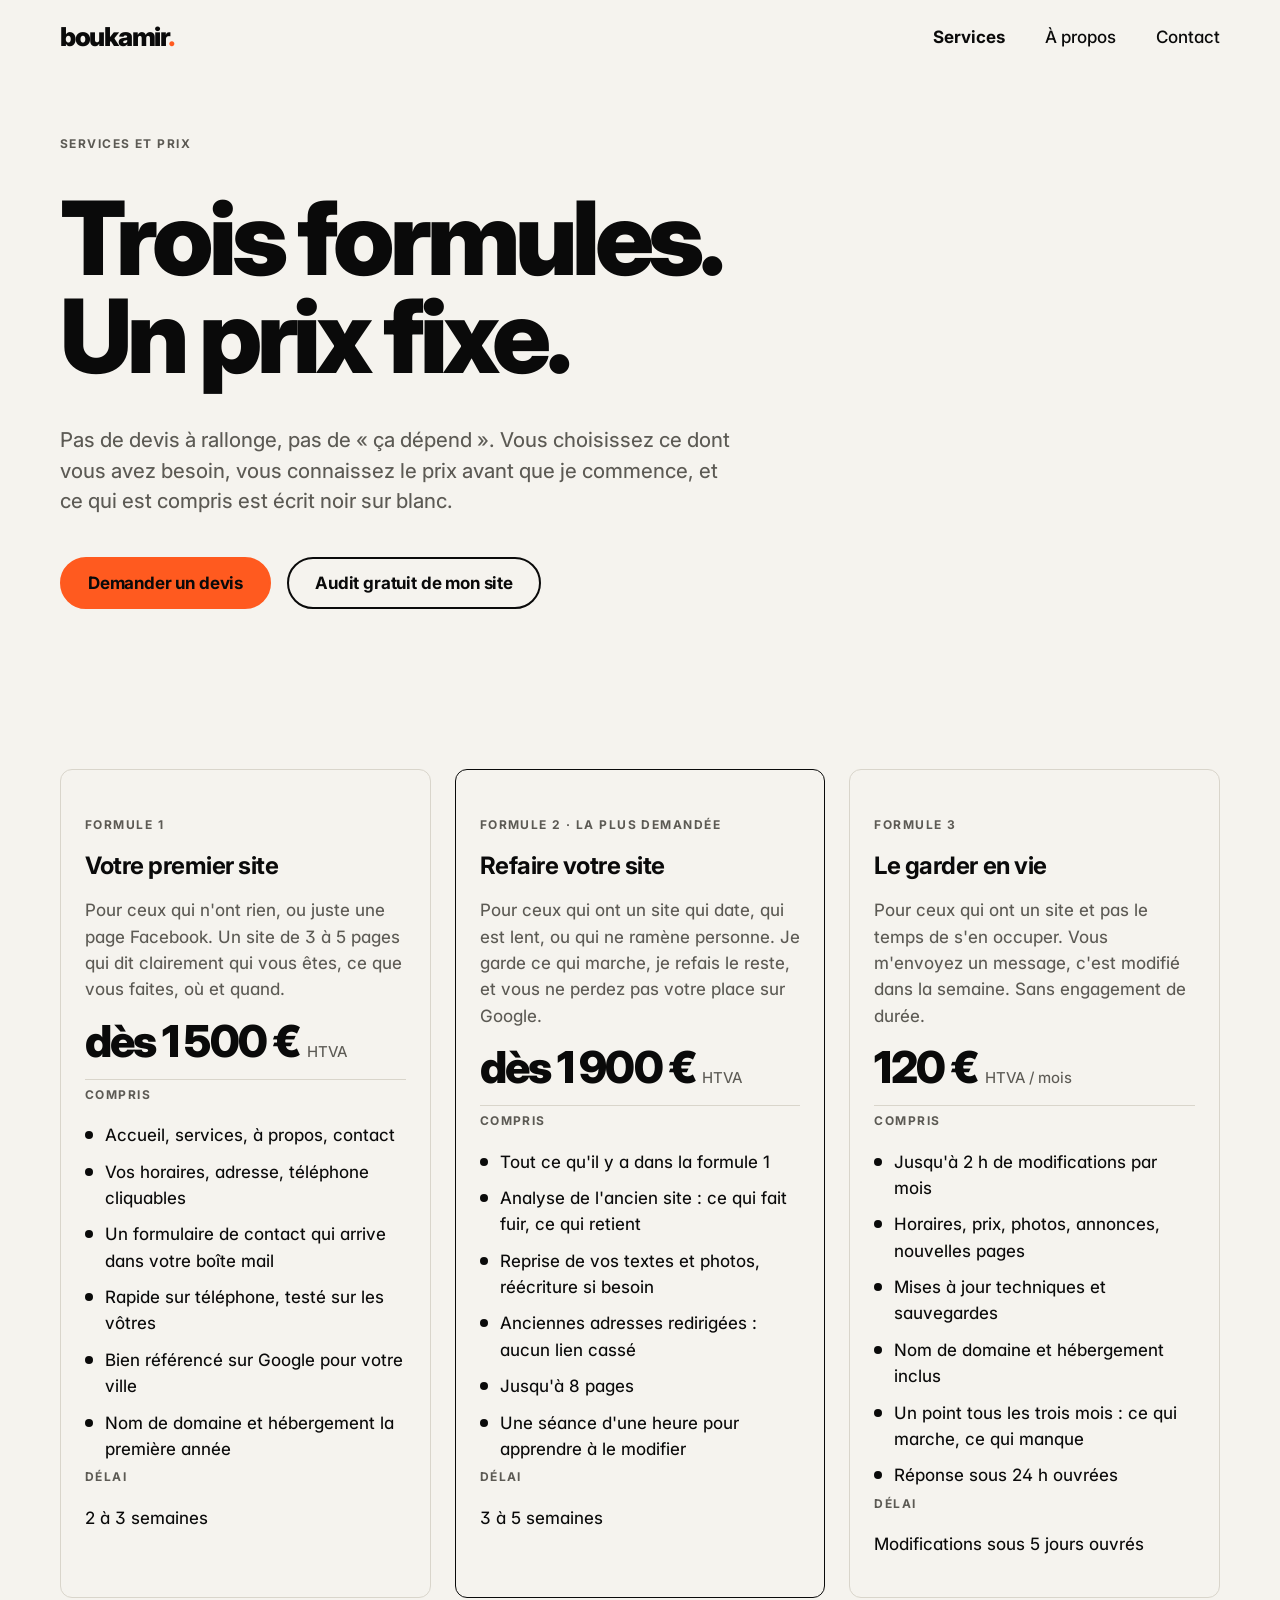
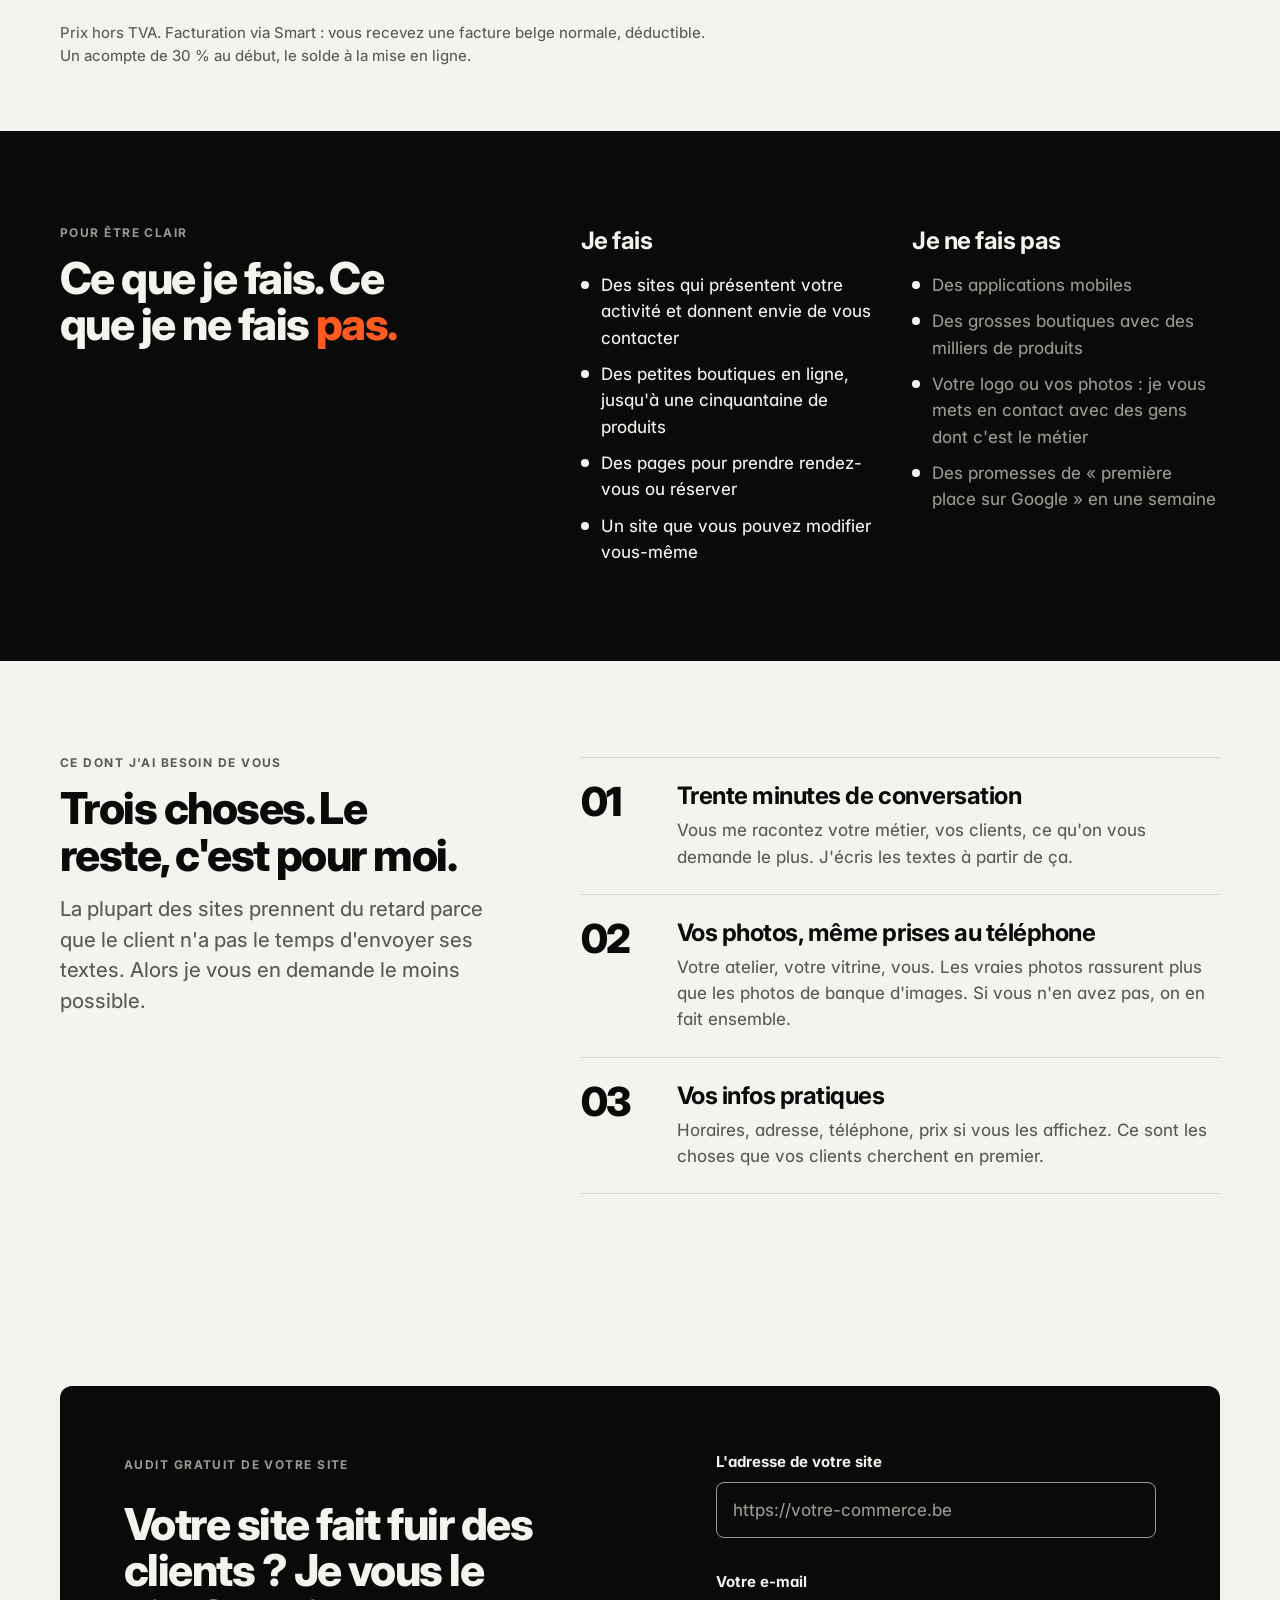
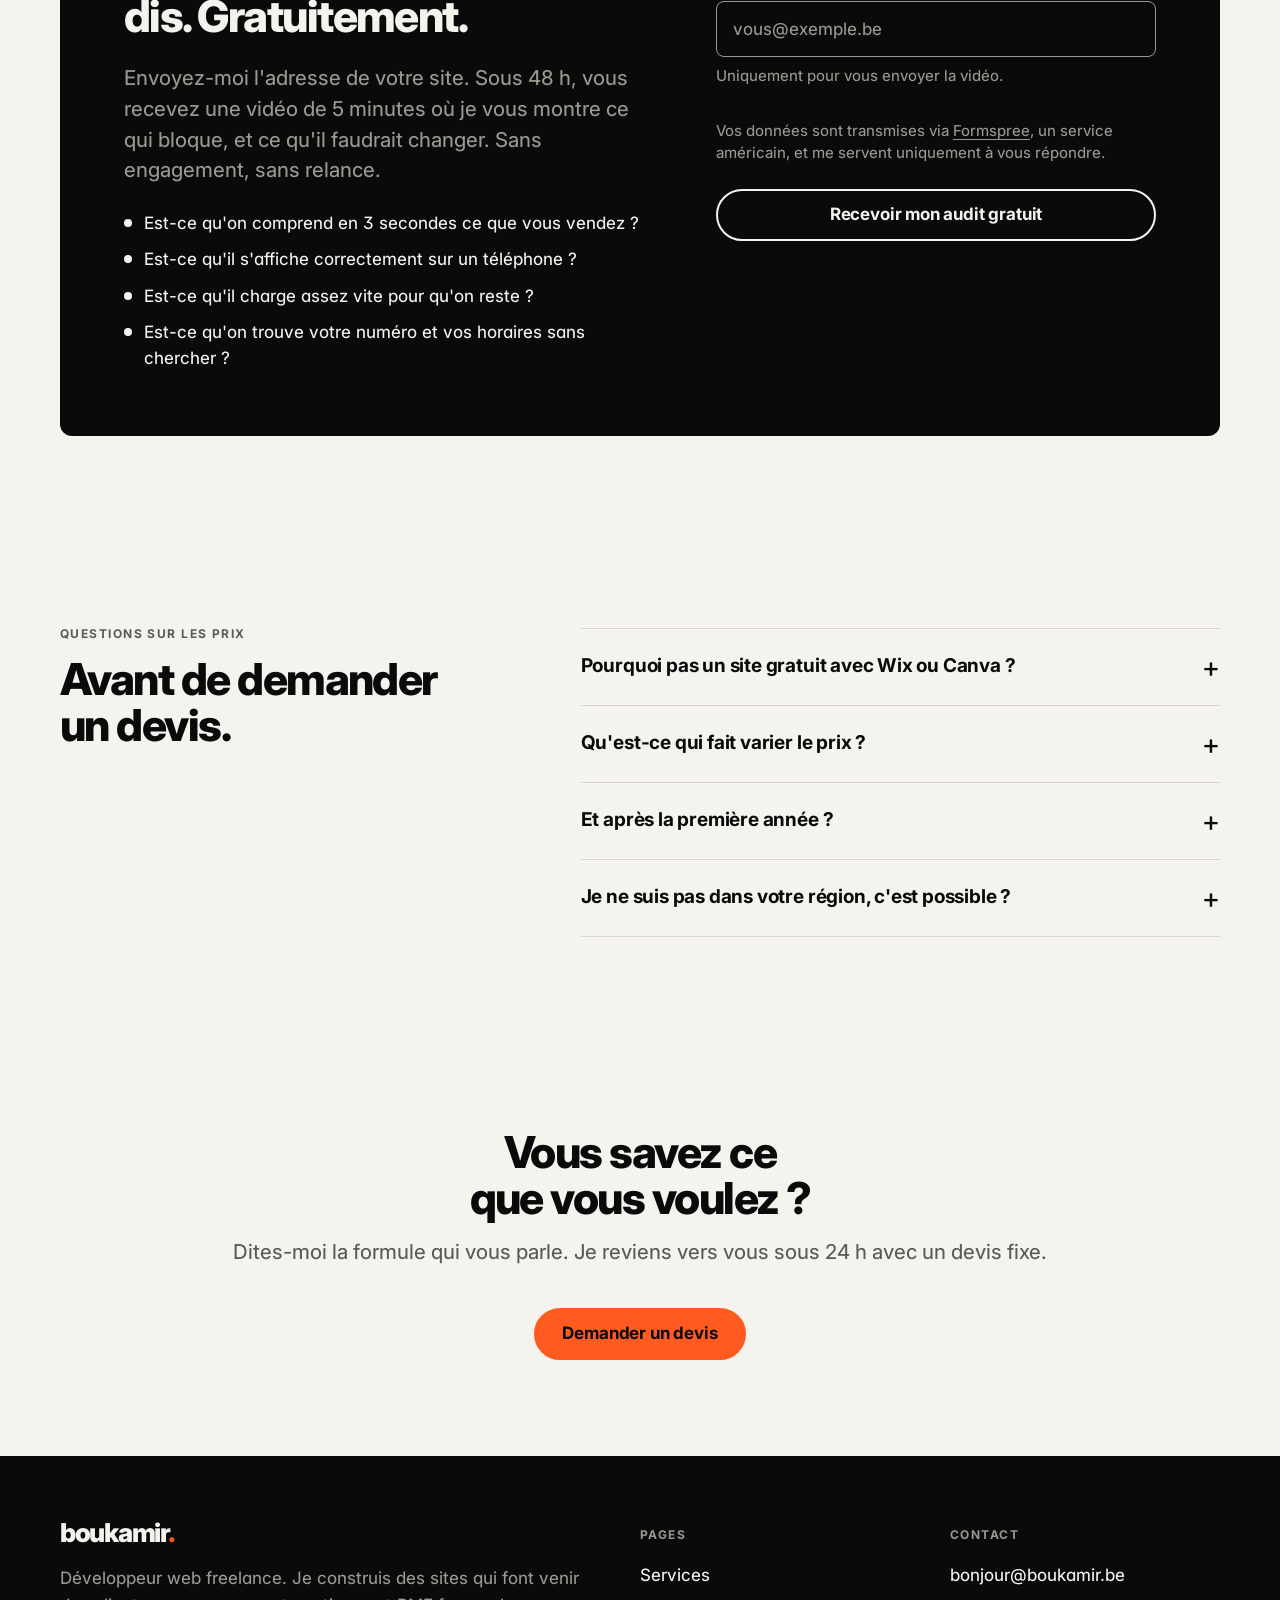
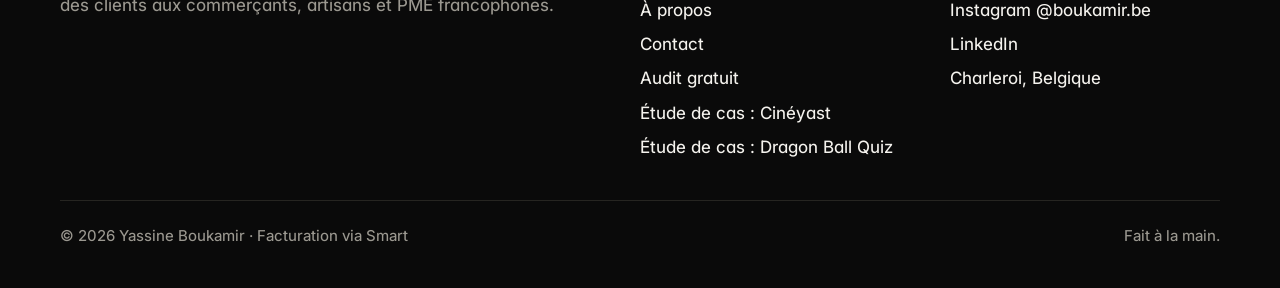
<file: services.html>
<!DOCTYPE html>
<html lang="fr">
<head>
  <meta charset="UTF-8">
  <meta name="viewport" content="width=device-width, initial-scale=1">
  <title>Services et prix — Yassine Boukamir</title>
  <meta name="description" content="Trois formules à prix fixe : premier site, refonte, suivi mensuel. Ce qui est compris est écrit noir sur blanc, le prix est connu avant de commencer.">

  <meta property="og:title" content="Services et prix — Yassine Boukamir">
  <meta property="og:description" content="Trois formules à prix fixe : premier site, refonte, suivi mensuel. Le prix est connu avant que je commence.">
  <meta property="og:type" content="website">
  <meta property="og:url" content="https://boukamir.be/services.html">
  <meta property="og:locale" content="fr_BE">
  <link rel="canonical" href="https://boukamir.be/services.html">
  <meta property="og:image" content="https://boukamir.be/assets/apercu-5.jpg">
  <meta property="og:image:width" content="1200">
  <meta property="og:image:height" content="630">
  <meta property="og:image:alt" content="boukamir.be — un site qui fait venir des clients">
  <meta name="twitter:card" content="summary_large_image">

  <meta name="google-site-verification" content="LoE7iel1y7EDNJW5CL4DNfynYiIcXp9uapy0k_Mepdo">

  <link rel="preconnect" href="https://fonts.googleapis.com">
  <link rel="preconnect" href="https://fonts.gstatic.com" crossorigin>
  <link rel="stylesheet" href="https://fonts.googleapis.com/css2?family=Inter:opsz,wght@14..32,100..900&display=swap">
  <link rel="stylesheet" href="css/style.css">
  <link rel="icon" href="data:image/svg+xml,<svg xmlns='http://www.w3.org/2000/svg' viewBox='0 0 100 100'><rect width='100' height='100' rx='20' fill='%230A0A0A'/><text x='40' y='75' font-family='Inter,Segoe UI,Helvetica,sans-serif' font-size='78' font-weight='800' text-anchor='middle' fill='%23F5F3EE'>b</text><circle cx='74' cy='67' r='9' fill='%23FF5A1F'/></svg>">
</head>
<body>
  <a class="lien-evitement" href="#main">Aller au contenu</a>

  <!-- En-tête : pas de bouton orange ici. L'orange est réservé au bouton principal de la page. -->
  <header class="site-header">
    <div class="container site-header__inner">
      <a class="logo" href="/" aria-label="boukamir.be — accueil">boukamir<span class="logo__dot">.</span></a>
      <nav class="nav" id="nav" aria-label="Navigation principale">
        <a href="services.html" aria-current="page">Services</a>
        <a href="a-propos.html">À propos</a>
        <a href="contact.html">Contact</a>
      </nav>
      <button class="nav-toggle" id="nav-toggle" type="button" aria-expanded="false" aria-controls="nav">Menu</button>
    </div>
  </header>

  <main id="main">

    <!-- ÉCRAN 1 · Héros — orange : le bouton uniquement. -->
    <section class="section section--hero" aria-labelledby="hero-title">
      <div class="container hero">
        <span class="label">Services et prix</span>
        <h1 class="display hero__title" id="hero-title">Trois formules. Un prix fixe.</h1>
        <p class="lead hero__lead">Pas de devis à rallonge, pas de&nbsp;«&nbsp;ça dépend&nbsp;». Vous choisissez ce dont vous avez besoin, vous connaissez le prix avant que je commence, et ce qui est compris est écrit noir sur blanc.</p>
        <div class="btn-row">
          <a class="btn btn--primary" href="contact.html">Demander un devis</a>
          <a class="btn btn--outline" href="#audit">Audit gratuit de mon site</a>
        </div>
      </div>
    </section>

    <!-- ÉCRAN 2 · Les trois formules.
         Prix relevés sur le marché belge le 02/09/2026, sur sept sources, et
         ajustés en conséquence. Ce qui a changé ce jour-là :
         - premier site 1 200 → 1 500 €. 1 200 était le bas du marché ; un
           freelance comparable à 40 km (Braine-le-Comte) publie 1 600 € ;
         - suivi 90 → 120 €/mois. C'était le point vraiment faux : la formule
           inclut 2 h de modifications, or l'intervention ponctuelle se
           facture 60 à 120 €/h en Belgique. Les heures incluses coûtaient
           donc plus cher que l'abonnement, hébergement et domaine en plus.
           Le palier belge qui inclut des modifications commence à 100 €.
         - refonte inchangée à 1 900 € : une refonte complète de vitrine se
           situe entre 1 100 et 2 500 €, elle est déjà juste.
         ⚠️ Ce sont des prix publiés par des prestataires, pas des devis
         observés. Ils ancrent un ordre de grandeur, pas une vérité. -->
    <section class="section section--tight" aria-label="Les formules">
      <div class="container">
        <div class="grid grid--3">

          <article class="card" id="vitrine">
            <span class="label">Formule 1</span>
            <h2 class="h3">Votre premier site</h2>
            <p class="muted">Pour ceux qui n'ont rien, ou juste une page Facebook. Un site de 3 à 5 pages qui dit clairement qui vous êtes, ce que vous faites, où et quand.</p>
            <p class="price">dès 1&nbsp;500&nbsp;€<small>HTVA</small></p>
            <hr class="rule">
            <span class="label">Compris</span>
            <ul class="list">
              <li>Accueil, services, à propos, contact</li>
              <li>Vos horaires, adresse, téléphone cliquables</li>
              <li>Un formulaire de contact qui arrive dans votre boîte mail</li>
              <li>Rapide sur téléphone, testé sur les vôtres</li>
              <li>Bien référencé sur Google pour votre ville</li>
              <li>Nom de domaine et hébergement la première année</li>
            </ul>
            <span class="label">Délai</span>
            <p>2 à 3 semaines</p>
          </article>

          <article class="card" id="refonte" style="border-color: var(--noir)">
            <span class="label">Formule 2&nbsp;· la plus demandée</span>
            <h2 class="h3">Refaire votre site</h2>
            <p class="muted">Pour ceux qui ont un site qui date, qui est lent, ou qui ne ramène personne. Je garde ce qui marche, je refais le reste, et vous ne perdez pas votre place sur Google.</p>
            <p class="price">dès 1&nbsp;900&nbsp;€<small>HTVA</small></p>
            <hr class="rule">
            <span class="label">Compris</span>
            <ul class="list">
              <li>Tout ce qu'il y a dans la formule 1</li>
              <li>Analyse de l'ancien site&nbsp;: ce qui fait fuir, ce qui retient</li>
              <li>Reprise de vos textes et photos, réécriture si besoin</li>
              <li>Anciennes adresses redirigées&nbsp;: aucun lien cassé</li>
              <li>Jusqu'à 8 pages</li>
              <li>Une séance d'une heure pour apprendre à le modifier</li>
            </ul>
            <span class="label">Délai</span>
            <p>3 à 5 semaines</p>
          </article>

          <article class="card" id="suivi">
            <span class="label">Formule 3</span>
            <h2 class="h3">Le garder en vie</h2>
            <p class="muted">Pour ceux qui ont un site et pas le temps de s'en occuper. Vous m'envoyez un message, c'est modifié dans la semaine. Sans engagement de durée.</p>
            <p class="price">120&nbsp;€<small>HTVA / mois</small></p>
            <hr class="rule">
            <span class="label">Compris</span>
            <ul class="list">
              <li>Jusqu'à 2&nbsp;h de modifications par mois</li>
              <li>Horaires, prix, photos, annonces, nouvelles pages</li>
              <li>Mises à jour techniques et sauvegardes</li>
              <li>Nom de domaine et hébergement inclus</li>
              <li>Un point tous les trois mois&nbsp;: ce qui marche, ce qui manque</li>
              <li>Réponse sous 24&nbsp;h ouvrées</li>
            </ul>
            <span class="label">Délai</span>
            <p>Modifications sous 5 jours ouvrés</p>
          </article>

        </div>
        <p class="small muted" style="margin-top:24px">Prix hors TVA. Facturation via Smart&nbsp;: vous recevez une facture belge normale, déductible. Un acompte de 30&nbsp;% au début, le solde à la mise en ligne.</p>
      </div>
    </section>

    <!-- ÉCRAN 3 · Ce qui n'est jamais compris, dit franchement -->
    <section class="section bg-noir" aria-labelledby="clair-title">
      <div class="container grid grid--split">
        <div class="section__head">
          <span class="label">Pour être clair</span>
          <h2 id="clair-title">Ce que je fais. Ce que je ne fais <span class="accent">pas.</span></h2>
        </div>
        <div class="grid grid--2">
          <div class="stack">
            <h3>Je fais</h3>
            <ul class="list">
              <li>Des sites qui présentent votre activité et donnent envie de vous contacter</li>
              <li>Des petites boutiques en ligne, jusqu'à une cinquantaine de produits</li>
              <li>Des pages pour prendre rendez-vous ou réserver</li>
              <li>Un site que vous pouvez modifier vous-même</li>
            </ul>
          </div>
          <div class="stack">
            <h3>Je ne fais pas</h3>
            <ul class="list list--muted">
              <li>Des applications mobiles</li>
              <li>Des grosses boutiques avec des milliers de produits</li>
              <li>Votre logo ou vos photos&nbsp;: je vous mets en contact avec des gens dont c'est le métier</li>
              <li>Des promesses de&nbsp;«&nbsp;première place sur Google&nbsp;» en une semaine</li>
            </ul>
          </div>
        </div>
      </div>
    </section>

    <!-- ÉCRAN 4 · Ce dont j'ai besoin de vous -->
    <section class="section" aria-labelledby="besoin-title">
      <div class="container grid grid--split">
        <div class="section__head">
          <span class="label">Ce dont j'ai besoin de vous</span>
          <h2 id="besoin-title">Trois choses. Le reste, c'est pour moi.</h2>
          <p class="lead">La plupart des sites prennent du retard parce que le client n'a pas le temps d'envoyer ses textes. Alors je vous en demande le moins possible.</p>
        </div>
        <ol class="steps">
          <li>
            <div>
              <h3>Trente minutes de conversation</h3>
              <p class="muted">Vous me racontez votre métier, vos clients, ce qu'on vous demande le plus. J'écris les textes à partir de ça.</p>
            </div>
          </li>
          <li>
            <div>
              <h3>Vos photos, même prises au téléphone</h3>
              <p class="muted">Votre atelier, votre vitrine, vous. Les vraies photos rassurent plus que les photos de banque d'images. Si vous n'en avez pas, on en fait ensemble.</p>
            </div>
          </li>
          <li>
            <div>
              <h3>Vos infos pratiques</h3>
              <p class="muted">Horaires, adresse, téléphone, prix si vous les affichez. Ce sont les choses que vos clients cherchent en premier.</p>
            </div>
          </li>
        </ol>
      </div>
    </section>

    <!-- Bloc « audit gratuit » : fond noir, bouton en contour (l'orange de la page est déjà pris par « Demander un devis »). -->
    <section class="section" id="audit" aria-labelledby="audit-title">
      <div class="container">
        <div class="audit bg-noir">
          <div class="audit__grid">
            <div class="stack-lg">
              <span class="label">Audit gratuit de votre site</span>
              <h2 id="audit-title">Votre site fait fuir des clients&nbsp;? Je vous le dis. Gratuitement.</h2>
              <p class="lead">Envoyez-moi l'adresse de votre site. Sous 48&nbsp;h, vous recevez une vidéo de 5 minutes où je vous montre ce qui bloque, et ce qu'il faudrait changer. Sans engagement, sans relance.</p>
              <ul class="list">
                <li>Est-ce qu'on comprend en 3 secondes ce que vous vendez&nbsp;?</li>
                <li>Est-ce qu'il s'affiche correctement sur un téléphone&nbsp;?</li>
                <li>Est-ce qu'il charge assez vite pour qu'on reste&nbsp;?</li>
                <li>Est-ce qu'on trouve votre numéro et vos horaires sans chercher&nbsp;?</li>
              </ul>
            </div>
            <form class="form" data-formulaire action="https://formspree.io/f/mljrvvkd" method="POST" novalidate>
              <input type="hidden" name="_subject" value="Demande d'audit gratuit — boukamir.be">
              <p class="piege-robots" aria-hidden="true">
                <label for="audit-gotcha">Laissez ce champ vide</label>
                <input id="audit-gotcha" name="_gotcha" tabindex="-1" autocomplete="off">
              </p>
              <div class="field">
                <label for="audit-url">L'adresse de votre site</label>
                <input class="input" id="audit-url" name="Site" type="url" placeholder="https://votre-commerce.be" required>
                <p class="erreur-champ" role="alert"></p>
              </div>
              <div class="field">
                <label for="audit-email">Votre e-mail</label>
                <input class="input" id="audit-email" name="Email" type="email" placeholder="vous@exemple.be" required>
                <span class="hint">Uniquement pour vous envoyer la vidéo.</span>
                <p class="erreur-champ" role="alert"></p>
              </div>
              <p class="mention-donnees">Vos données sont transmises via <a href="https://formspree.io/legal/privacy-policy" target="_blank" rel="noopener noreferrer">Formspree<span class="sr-only"> (nouvel onglet)</span></a>, un service américain, et me servent uniquement à vous répondre.</p>
              <button class="btn btn--outline btn--block" type="submit">Recevoir mon audit gratuit</button>
              <p class="form__status small muted" aria-live="polite"></p>
            </form>
          </div>
        </div>
      </div>
    </section>

    <!-- ÉCRAN 6 · Questions sur les prix -->
    <section class="section" aria-labelledby="faq-title">
      <div class="container grid grid--split">
        <div class="section__head">
          <span class="label">Questions sur les prix</span>
          <h2 id="faq-title">Avant de demander un devis.</h2>
        </div>
        <div class="faq">
          <details>
            <summary>Pourquoi pas un site gratuit avec Wix ou Canva&nbsp;?</summary>
            <p>Vous pouvez, et parfois ça suffit. Mais un site gratuit affiche leur publicité, vous n'êtes pas propriétaire de l'adresse, et quand ça casse, personne ne répond. Si Wix vous convient, je vous le dirai pendant l'audit. Je ne vends pas un site à quelqu'un qui n'en a pas besoin.</p>
          </details>
          <details>
            <summary>Qu'est-ce qui fait varier le prix&nbsp;?</summary>
            <p>Le nombre de pages, s'il faut une boutique ou des réservations, et s'il faut réécrire les textes de zéro. Rien d'autre. Le devis détaille chaque ligne.</p>
          </details>
          <details>
            <summary>Et après la première année&nbsp;?</summary>
            <!-- « 10 € par mois » et non « 120 € par an » : le suivi mensuel étant
                 passé à 120 €/mois, le même nombre apparaissait deux fois sur la
                 page avec deux unités différentes. « Facturés une fois par an »
                 rétablit le rythme réel du paiement, que le taux mensuel seul
                 laissait croire mensuel. -->
            <p>Le nom de domaine et l'hébergement coûtent environ 10&nbsp;€ par mois, facturés une fois par an. Soit vous les prenez à votre nom, soit ils sont compris dans la formule de suivi.</p>
          </details>
          <details>
            <summary>Je ne suis pas dans votre région, c'est possible&nbsp;?</summary>
            <!-- La maquette annonçait ici des clients à Bruxelles, à Namur et en
                 France. Yassine ne peut pas encore le démontrer, donc la phrase
                 dit ce qui est vrai : le travail à distance, pas une clientèle. -->
            <p>Oui. Tout peut se faire par téléphone, visio et e-mail&nbsp;: c'est comme ça que je travaille déjà avec ceux que je ne croise pas en personne. La distance n'est pas une limite.</p>
          </details>
        </div>
      </div>
    </section>

    <!-- ÉCRAN 7 · Appel final -->
    <section class="section cta-final" aria-labelledby="cta-title">
      <div class="container">
        <h2 class="display h2" id="cta-title">Vous savez ce que vous voulez&nbsp;?</h2>
        <p class="lead">Dites-moi la formule qui vous parle. Je reviens vers vous sous 24&nbsp;h avec un devis fixe.</p>
        <div class="btn-row">
          <a class="btn btn--primary" href="contact.html">Demander un devis</a>
        </div>
      </div>
    </section>

  </main>

  <footer class="site-footer bg-noir">
    <div class="container">
      <div class="site-footer__grid">
        <div class="stack">
          <a class="logo" href="/">boukamir<span class="logo__dot">.</span></a>
          <p class="muted">Développeur web freelance. Je construis des sites qui font venir des clients aux commerçants, artisans et PME francophones.</p>
        </div>
        <div>
          <span class="label">Pages</span>
          <ul class="list" style="margin-top:16px">
            <li><a href="services.html">Services</a></li>
            <li><a href="a-propos.html">À propos</a></li>
            <li><a href="contact.html">Contact</a></li>
            <li><a href="index.html#audit">Audit gratuit</a></li>
            <li><a href="cineyast.html">Étude de cas&nbsp;: Cinéyast</a></li>
            <li><a href="dragonballquiz.html">Étude de cas&nbsp;: Dragon Ball Quiz</a></li>
          </ul>
        </div>
        <div>
          <span class="label">Contact</span>
          <ul class="list" style="margin-top:16px">
            <li><a href="mailto:bonjour@boukamir.be">bonjour@boukamir.be</a></li>
            <li><a href="https://www.instagram.com/boukamir.be" target="_blank" rel="noopener noreferrer">Instagram @boukamir.be<span class="sr-only"> (nouvel onglet)</span></a></li>
            <li><a href="https://www.linkedin.com/in/yboukamir/" target="_blank" rel="noopener noreferrer">LinkedIn<span class="sr-only"> (nouvel onglet)</span></a></li>
            <li>Charleroi, Belgique</li>
          </ul>
        </div>
      </div>
      <div class="site-footer__bottom">
        <span>© <span id="annee">2026</span> Yassine Boukamir&nbsp;· Facturation via Smart</span>
        <span>Fait à la main.</span>
      </div>
    </div>
  </footer>

  <script src="js/script.js"></script>
</body>
</html>
</file>
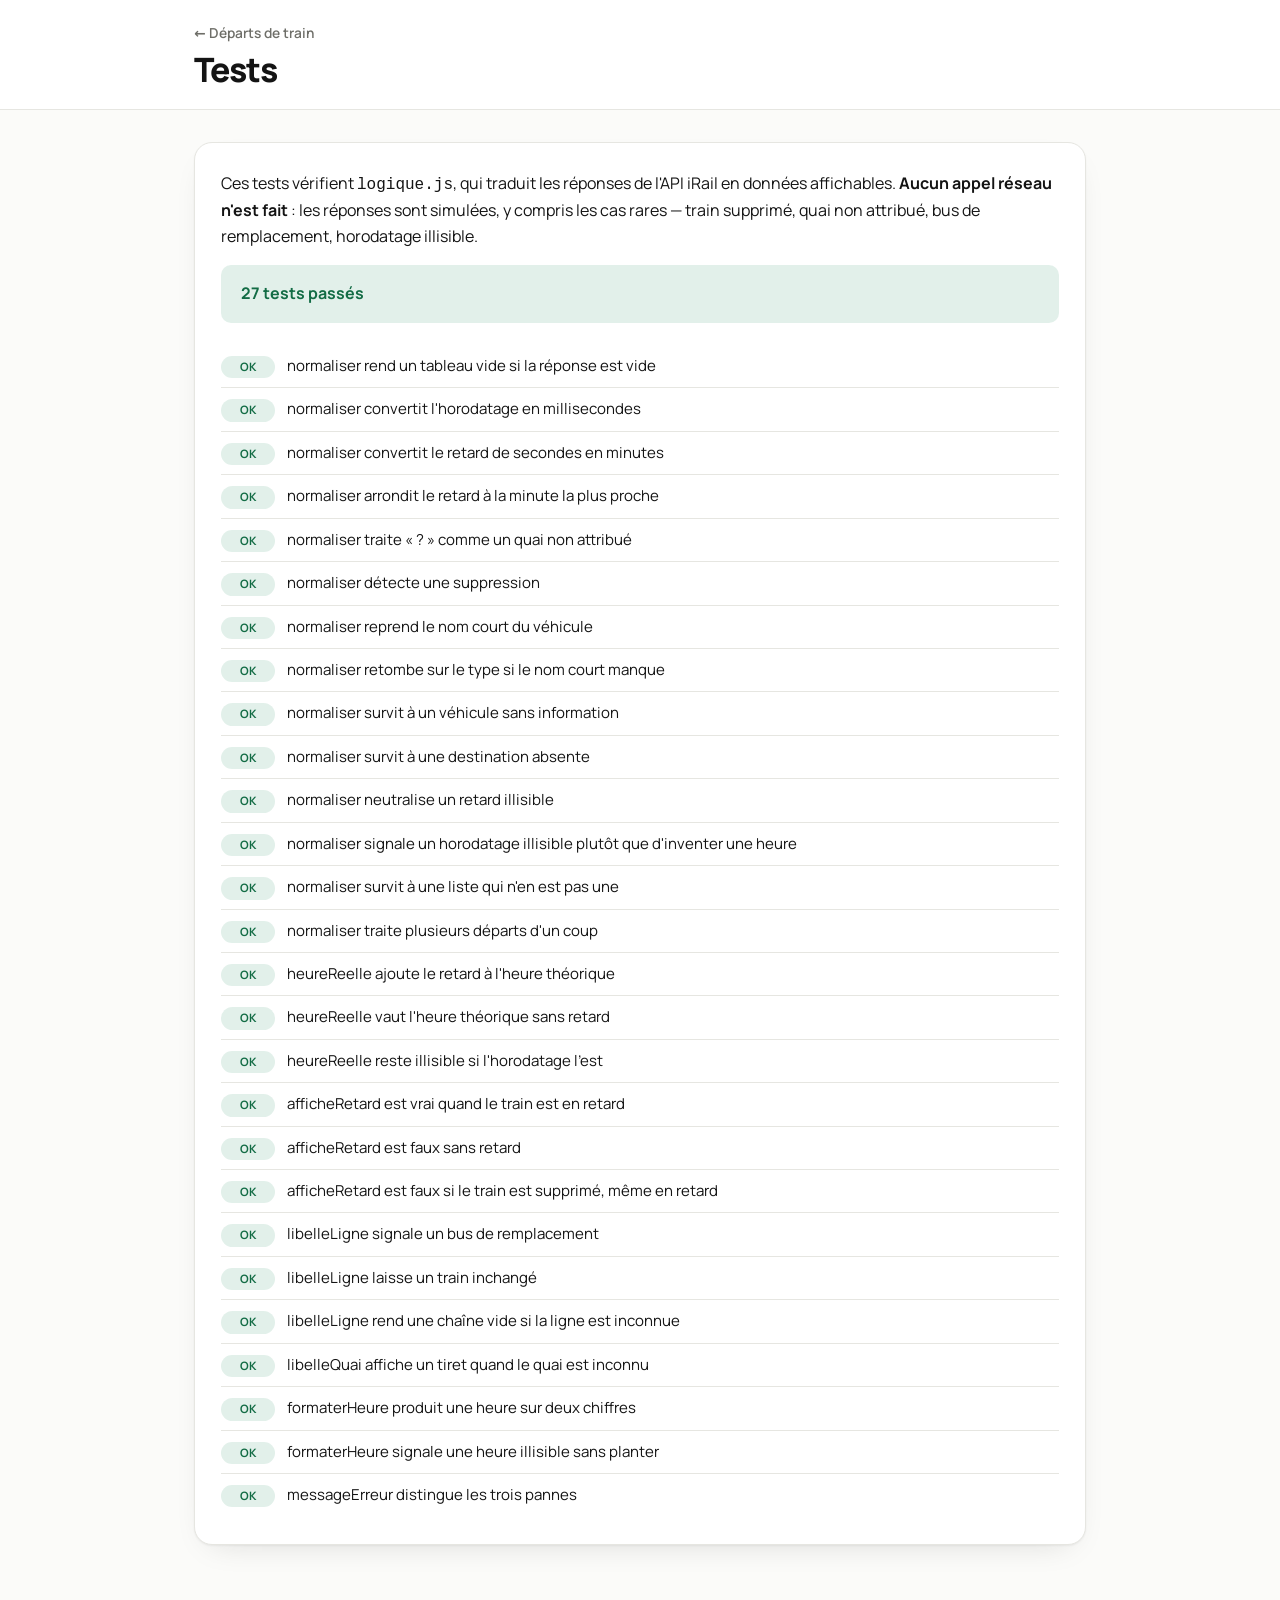
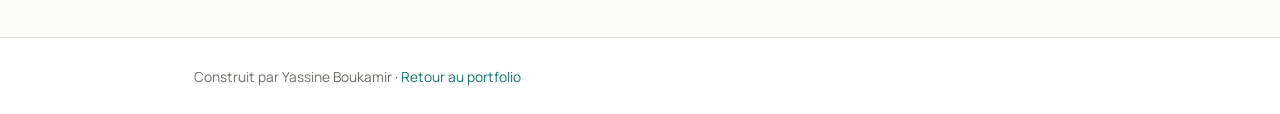
<file: outils/departs-train/tests.html>
<!DOCTYPE html>
<html lang="fr">
<head>
  <meta charset="UTF-8">
  <meta name="viewport" content="width=device-width, initial-scale=1.0">
  <title>Tests — Départs de train</title>
  <meta name="robots" content="noindex">

  <!-- La police est dÃ©couverte tardivement, une fois le CSS analysÃ© : sans ce
       preload, le titre s’affiche d’abord dans la police systÃ¨me puis saute.
       crossorigin est obligatoire mÃªme en mÃªme origine â les polices sont
       toujours rÃ©cupÃ©rÃ©es en mode CORS, sans lui le fichier est chargÃ© deux fois. -->
  <link rel="preload" href="../../fonts/manrope-variable.woff2" as="font" type="font/woff2" crossorigin>
  <link rel="stylesheet" href="../../css/tokens.css">
  <link rel="stylesheet" href="../../css/outils.css">
  <link rel="stylesheet" href="../../css/tests.css">
  <link rel="icon" href="data:image/svg+xml,<svg xmlns='http://www.w3.org/2000/svg' viewBox='0 0 100 100'><text y='.9em' font-size='90'>🧪</text></svg>">
</head>
<body>
  <a class="skip-link" href="#principal">Aller au contenu</a>

  <header class="entete">
    <div class="conteneur entete-inner">
      <div>
        <a class="retour" href="index.html">← Départs de train</a>
        <h1>Tests</h1>
      </div>
    </div>
  </header>

  <main id="principal" class="conteneur">
    <section class="bloc">
      <p class="note-donnees">
        Ces tests vérifient <code>logique.js</code>, qui traduit les réponses de
        l'API iRail en données affichables. <strong>Aucun appel réseau n'est
        fait</strong> : les réponses sont simulées, y compris les cas rares —
        train supprimé, quai non attribué, bus de remplacement, horodatage
        illisible.
      </p>

      <div class="resume" id="resume" role="status">Exécution…</div>
      <ul id="resultats"></ul>
    </section>
  </main>

  <footer class="pied">
    <div class="conteneur">
      <p>Construit par Yassine Boukamir · <a href="../../index.html">Retour au portfolio</a></p>
    </div>
  </footer>

  <script src="logique.js"></script>
  <script src="cas-de-tests.js"></script>
  <script src="tests.js"></script>
</body>
</html>
</file>
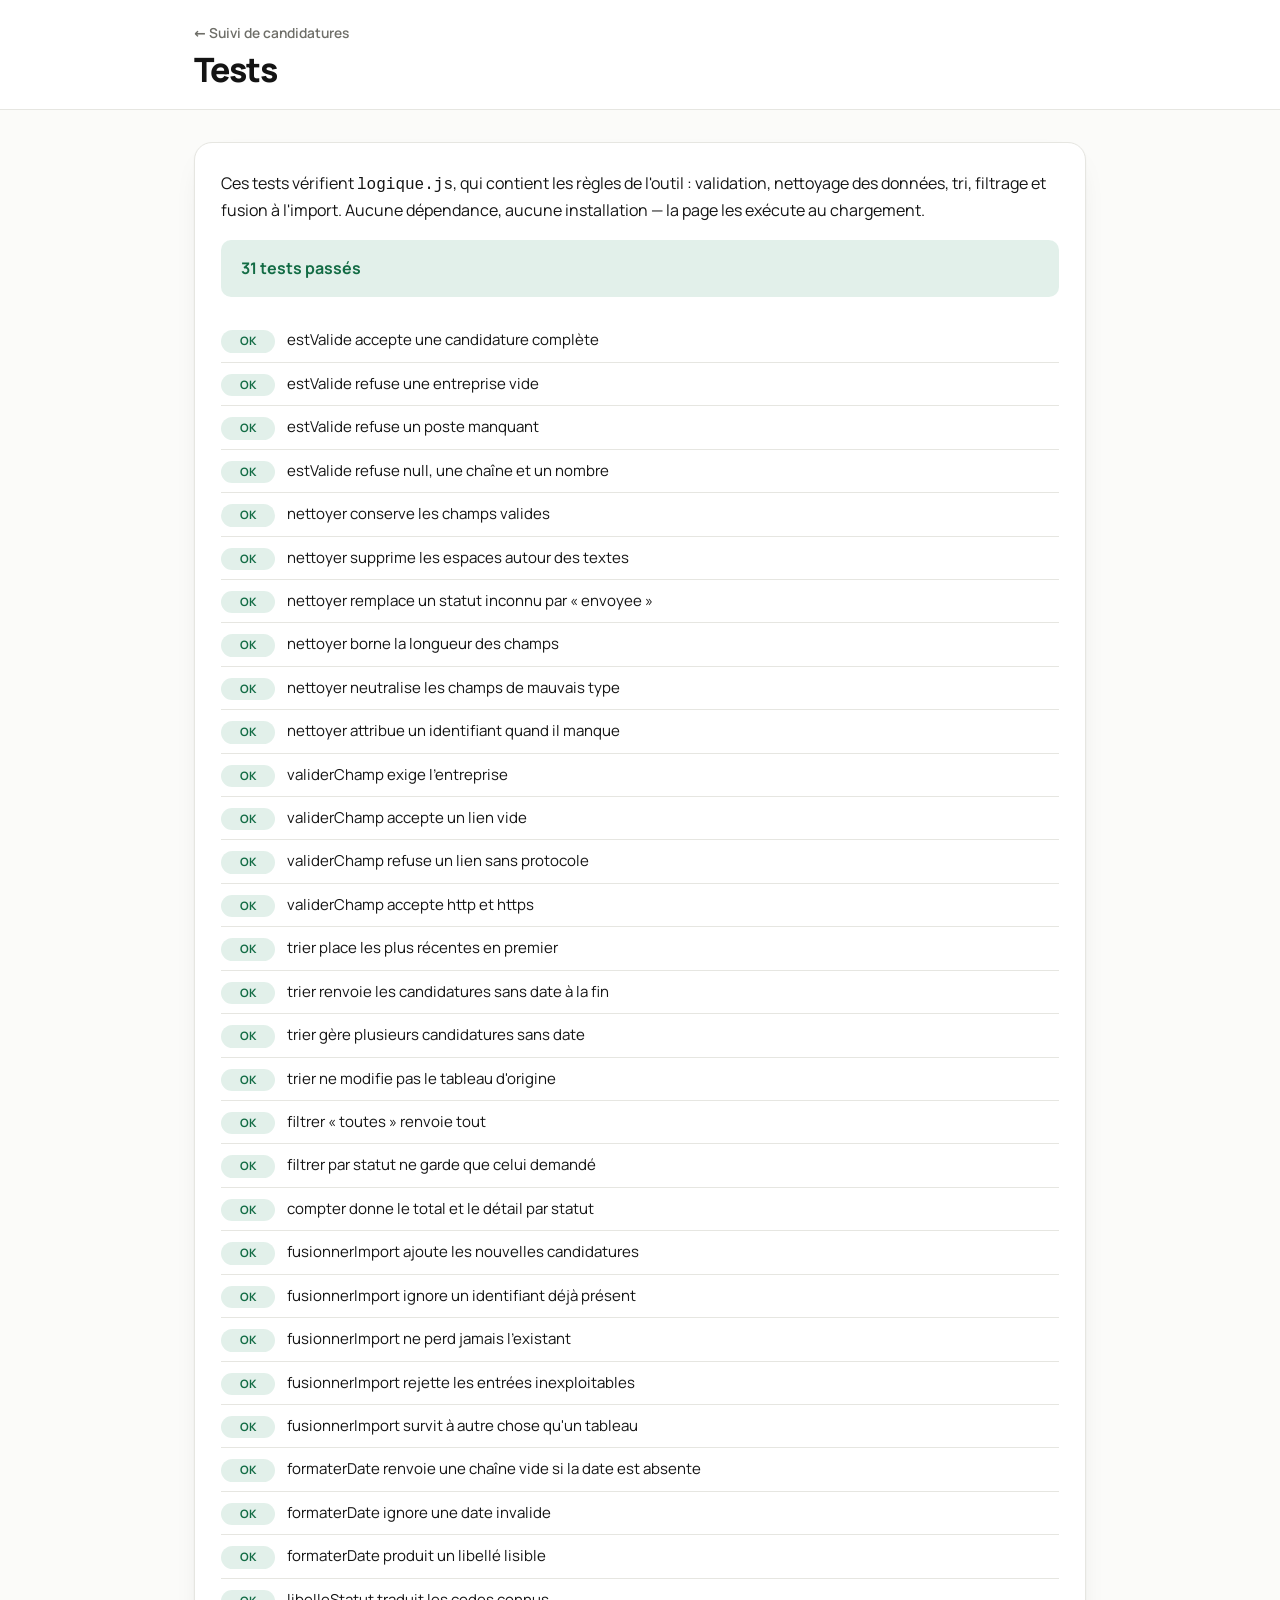
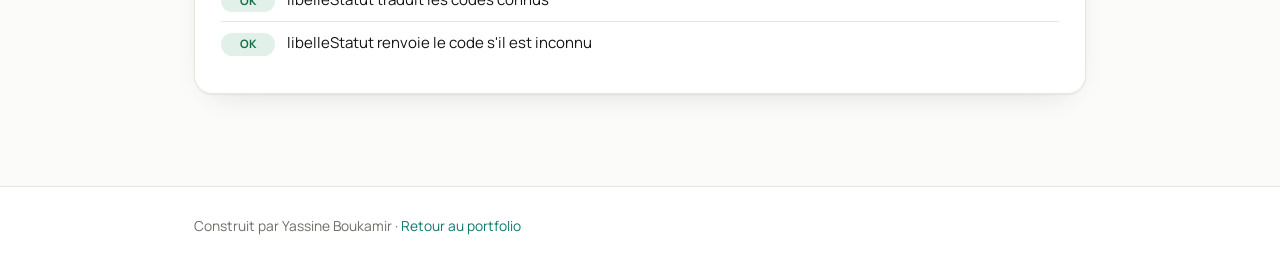
<file: outils/suivi-candidatures/tests.html>
<!DOCTYPE html>
<html lang="fr">
<head>
  <meta charset="UTF-8">
  <meta name="viewport" content="width=device-width, initial-scale=1.0">
  <title>Tests — Suivi de candidatures</title>
  <meta name="robots" content="noindex">

  <!-- La police est dÃ©couverte tardivement, une fois le CSS analysÃ© : sans ce
       preload, le titre s’affiche d’abord dans la police systÃ¨me puis saute.
       crossorigin est obligatoire mÃªme en mÃªme origine â les polices sont
       toujours rÃ©cupÃ©rÃ©es en mode CORS, sans lui le fichier est chargÃ© deux fois. -->
  <link rel="preload" href="../../fonts/manrope-variable.woff2" as="font" type="font/woff2" crossorigin>
  <link rel="stylesheet" href="../../css/tokens.css">
  <link rel="stylesheet" href="../../css/outils.css">
  <link rel="stylesheet" href="../../css/tests.css">
  <link rel="icon" href="data:image/svg+xml,<svg xmlns='http://www.w3.org/2000/svg' viewBox='0 0 100 100'><text y='.9em' font-size='90'>🧪</text></svg>">

</head>
<body>
  <a class="skip-link" href="#principal">Aller au contenu</a>

  <header class="entete">
    <div class="conteneur entete-inner">
      <div>
        <a class="retour" href="index.html">← Suivi de candidatures</a>
        <h1>Tests</h1>
      </div>
    </div>
  </header>

  <main id="principal" class="conteneur">
    <section class="bloc">
      <p class="note-donnees">
        Ces tests vérifient <code>logique.js</code>, qui contient les règles de
        l'outil : validation, nettoyage des données, tri, filtrage et fusion à
        l'import. Aucune dépendance, aucune installation — la page les exécute
        au chargement.
      </p>

      <div class="resume" id="resume" role="status">Exécution…</div>
      <ul id="resultats"></ul>
    </section>
  </main>

  <footer class="pied">
    <div class="conteneur">
      <p>Construit par Yassine Boukamir · <a href="../../index.html">Retour au portfolio</a></p>
    </div>
  </footer>

  <script src="logique.js"></script>
  <script src="cas-de-tests.js"></script>
  <script src="tests.js"></script>
</body>
</html>
</file>
<file: css/style.css>
/* ==========================================================================
   boukamir.be — Tokens
   Source : Kit d'identité v1 (août 2026). Ne pas modifier sans mettre le kit
   à jour. Cette feuille reprend le CSS de la maquette livrée par Yassine,
   à l'identique : les seuls ajouts sont regroupés en fin de fichier et
   commentés un par un.
   ========================================================================== */

:root {
  /* Trois couleurs, pas une de plus */
  --noir:   #0A0A0A;
  --creme:  #F5F3EE;
  --orange: #FF5A1F;   /* accent unique : un mot, un bouton, un trait. 5 % de la surface max. */

  /* Couleurs de soutien */
  --gris:   #5C5A54;   /* texte secondaire sur crème */
  --gris-2: #9B9890;   /* texte secondaire sur noir  */
  --ligne:  #D9D5CB;   /* filets, bordures, séparateurs sur crème */
  --ligne-noir: #262521; /* filets sur noir (dérivé, même logique) */

  /* Typographie : Inter, et rien d'autre */
  --font: "Inter", system-ui, -apple-system, "Segoe UI", Helvetica, Arial, sans-serif;
  --feat: "ss01", "cv11";

  --display: 850 clamp(48px, 8vw, 112px)/0.95 var(--font);   /* letter-spacing: -0.05em  */
  --h1:      800 clamp(32px, 5vw, 56px)/1.05 var(--font);    /* letter-spacing: -0.035em */
  --h2:      800 clamp(28px, 4vw, 44px)/1.05 var(--font);    /* letter-spacing: -0.035em */
  --h3:      700 clamp(20px, 2.2vw, 24px)/1.2 var(--font);
  --body:    450 17px/1.55 var(--font);
  --body-lg: 450 clamp(18px, 1.6vw, 21px)/1.5 var(--font);
  --small:   450 15px/1.5 var(--font);
  --label:   700 12px/1 var(--font);                          /* uppercase, letter-spacing: .12em */

  --ls-display: -0.05em;
  --ls-title:   -0.035em;
  --ls-label:    0.12em;

  /* Formes : plat, brut, sans ombre ni dégradé */
  --radius-btn:  999px;
  --radius-card: 12px;

  /* Rythme */
  --space-1: 8px;
  --space-2: 16px;
  --space-3: 24px;
  --space-4: 40px;
  --space-5: 64px;
  --space-6: 96px;
  --space-7: 128px;

  --container: 1160px;
  --measure: 65ch;     /* jamais plus de 65 caractères par ligne */
  --gutter: clamp(20px, 4vw, 40px);

  /* Plus aucun thème sombre depuis le 26/08/2026. Sans cette déclaration, un
     visiteur dont le système est en sombre voit le navigateur assombrir seul
     les champs de saisie sur un fond resté clair. */
  color-scheme: light;
}

/* ==========================================================================
   boukamir.be — Base (reset, typographie, grille)
   ========================================================================== */

*, *::before, *::after { box-sizing: border-box; }

html {
  -webkit-text-size-adjust: 100%;
  scroll-behavior: smooth;
}

body {
  margin: 0;
  background: var(--creme);
  color: var(--noir);
  font: var(--body);
  font-feature-settings: var(--feat);
  -webkit-font-smoothing: antialiased;
  text-rendering: optimizeLegibility;
}

img, svg, video { display: block; max-width: 100%; height: auto; }

a { color: inherit; text-decoration-thickness: 1px; text-underline-offset: 3px; }
a:hover { text-decoration-color: var(--orange); }

button, input, select, textarea { font: inherit; color: inherit; }

:focus-visible { outline: 2px solid var(--noir); outline-offset: 3px; }
.bg-noir :focus-visible { outline-color: var(--creme); }

/* --- Titres : serrés, massifs --- */
h1, h2, h3, h4, p, ul, ol, figure { margin: 0; }

.display { font: var(--display); letter-spacing: var(--ls-display); }
.display--md { font-size: clamp(44px, 5.5vw, 80px); }
h1, .h1 { font: var(--h1); letter-spacing: var(--ls-title); }
h2, .h2 { font: var(--h2); letter-spacing: var(--ls-title); }
h3, .h3 { font: var(--h3); letter-spacing: -0.02em; }

.display, h1, h2, h3 { text-wrap: balance; }

/* Un seul mot orange dans un titre. Jamais en même temps qu'un bouton orange sur le même écran. */
.accent { color: var(--orange); }

.lead   { font: var(--body-lg); color: var(--gris); max-width: var(--measure); }
.muted  { color: var(--gris); }
.small  { font: var(--small); }
p       { max-width: var(--measure); }

.label {
  font: var(--label);
  letter-spacing: var(--ls-label);
  text-transform: uppercase;
  color: var(--gris);
}
.bg-noir .label { color: var(--gris-2); }
.bg-noir .muted { color: var(--gris-2); }
.bg-noir .lead  { color: var(--gris-2); }

/* --- Fonds --- */
.bg-noir { background: var(--noir); color: var(--creme); }

/* --- Grille --- */
.container {
  width: min(100% - 2 * var(--gutter), var(--container));
  margin-inline: auto;
}

.section { padding-block: var(--space-6); }
.section--tight { padding-block: var(--space-5); }
.section--hero { padding-block: var(--space-5) var(--space-6); }

.section__head { margin-bottom: var(--space-4); }
.section__head .label { display: block; margin-bottom: var(--space-2); }
.section__head .lead  { margin-top: var(--space-2); }

.grid { display: grid; gap: var(--space-3); }
.grid--2 { grid-template-columns: repeat(2, minmax(0, 1fr)); }
.grid--3 { grid-template-columns: repeat(3, minmax(0, 1fr)); }
.grid--4 { grid-template-columns: repeat(4, minmax(0, 1fr)); }
.grid--split { grid-template-columns: minmax(0, 5fr) minmax(0, 7fr); gap: var(--space-5); align-items: start; }
.grid--split-even { grid-template-columns: repeat(2, minmax(0, 1fr)); gap: var(--space-5); align-items: center; }

.stack > * + * { margin-top: var(--space-2); }
.stack-lg > * + * { margin-top: var(--space-3); }

.rule { border: 0; border-top: 1px solid var(--ligne); margin: 0; }
.bg-noir .rule { border-top-color: var(--ligne-noir); }

.sr-only {
  position: absolute; width: 1px; height: 1px; padding: 0; margin: -1px;
  overflow: hidden; clip: rect(0 0 0 0); white-space: nowrap; border: 0;
}

/* --- Responsive --- */
@media (max-width: 900px) {
  .grid--3, .grid--4 { grid-template-columns: repeat(2, minmax(0, 1fr)); }
  .grid--split, .grid--split-even { grid-template-columns: 1fr; gap: var(--space-4); }
  .section { padding-block: var(--space-5); }
}

@media (max-width: 600px) {
  .grid--2, .grid--3, .grid--4 { grid-template-columns: 1fr; }
  .section { padding-block: var(--space-4); }
  .section--hero { padding-block: var(--space-4) var(--space-5); }
}

@media (prefers-reduced-motion: reduce) {
  html { scroll-behavior: auto; }
  *, *::before, *::after { transition: none !important; }
}

/* ==========================================================================
   boukamir.be — Composants
   Règle n°1 : un seul bouton orange par écran. Le second est toujours en contour.
   ========================================================================== */

/* --- Logo : mot-symbole, Inter 850, -0.05em, point orange --- */
.logo {
  font: 850 26px/1 var(--font);
  letter-spacing: -0.05em;
  text-decoration: none;
  white-space: nowrap;
}
.logo__dot { color: var(--orange); }

/* --- Boutons --- */
.btn {
  display: inline-flex;
  align-items: center;
  justify-content: center;
  gap: 10px;
  min-height: 52px;
  padding: 14px 26px;
  border-radius: var(--radius-btn);
  border: 2px solid transparent;
  font: 700 17px/1 var(--font);
  letter-spacing: -0.01em;
  text-decoration: none;
  cursor: pointer;
  white-space: nowrap;
  transition: background-color .15s ease, color .15s ease, border-color .15s ease;
}
.btn:hover { text-decoration: none; }

/* Primaire : orange, texte noir. Un seul par écran. */
.btn--primary { background: var(--orange); color: var(--noir); border-color: var(--orange); }
.btn--primary:hover { background: var(--noir); color: var(--creme); border-color: var(--noir); }
.bg-noir .btn--primary:hover { background: var(--creme); color: var(--noir); border-color: var(--creme); }

/* Secondaire : contour. */
.btn--outline { background: transparent; color: var(--noir); border-color: var(--noir); }
.btn--outline:hover { background: var(--noir); color: var(--creme); }
.bg-noir .btn--outline { color: var(--creme); border-color: var(--creme); }
.bg-noir .btn--outline:hover { background: var(--creme); color: var(--noir); }

.btn--block { width: 100%; }

.btn-row { display: flex; flex-wrap: wrap; gap: var(--space-2); align-items: center; }

/* Lien-flèche : pour tout ce qui n'est pas un bouton */
.link-arrow {
  display: inline-flex; align-items: center; gap: 6px;
  font-weight: 700; text-decoration: none;
}
.link-arrow::after { content: "→"; transition: transform .15s ease; }
.link-arrow:hover::after { transform: translateX(4px); }

/* --- En-tête --- */
.site-header { padding-block: var(--space-3); }
.site-header__inner {
  display: flex; align-items: center; justify-content: space-between; gap: var(--space-3);
}
.nav { display: flex; align-items: center; gap: var(--space-4); }
.nav a { text-decoration: none; font-weight: 500; }
.nav a[aria-current="page"] { font-weight: 700; }
.nav a:hover { text-decoration: underline; text-decoration-color: var(--orange); }

.nav-toggle {
  display: none;
  background: none; border: 2px solid var(--noir); border-radius: var(--radius-btn);
  padding: 10px 16px; font-weight: 700; cursor: pointer;
}

@media (max-width: 760px) {
  .nav-toggle { display: inline-flex; }
  .nav {
    display: none;
    position: absolute; left: 0; right: 0; top: 100%;
    flex-direction: column; align-items: flex-start; gap: 0;
    background: var(--creme);
    border-top: 1px solid var(--ligne);
    border-bottom: 1px solid var(--ligne);
    padding: var(--space-2) var(--gutter);
    z-index: 10;
  }
  .nav a { padding: 14px 0; width: 100%; border-bottom: 1px solid var(--ligne); }
  .nav a:last-child { border-bottom: 0; }
  .nav.is-open { display: flex; }
  .site-header { position: relative; }
}

/* --- Héros --- */
.hero { display: grid; gap: var(--space-4); }
.hero__title { max-width: 14ch; }
.hero__lead { max-width: 52ch; }
.hero__meta { display: flex; flex-wrap: wrap; gap: var(--space-2) var(--space-4); }

/* --- Cartes : plat, filet, coins 12 px --- */
.card {
  border: 1px solid var(--ligne);
  border-radius: var(--radius-card);
  padding: var(--space-4) var(--space-3);
  background: transparent;
}
.card > * + * { margin-top: var(--space-2); }
.card__title { font: var(--h3); letter-spacing: -0.02em; }
.card__num {
  display: block;
  font: 850 clamp(40px, 5vw, 56px)/1 var(--font);
  letter-spacing: -0.05em;
  margin-bottom: var(--space-2);
}
.bg-noir .card { border-color: var(--ligne-noir); }

/* Carte-lien (services en accueil) */
a.card { text-decoration: none; display: block; }
a.card:hover { border-color: var(--noir); }
a.card .link-arrow { margin-top: var(--space-3); }

/* Carte accent : un trait orange à gauche — c'est l'accent de l'écran, pas un bouton */
.card--accent { border-left: 4px solid var(--orange); }

/* --- Liste "compris / pas compris" --- */
.list { list-style: none; padding: 0; display: grid; gap: 10px; }
.list li { display: flex; gap: 12px; align-items: flex-start; }
.list li::before {
  content: ""; flex: none; width: 8px; height: 8px; margin-top: 9px;
  border-radius: 50%; background: var(--noir);
}
.bg-noir .list li::before { background: var(--creme); }
.list--muted li { color: var(--gris); }
.list--muted li::before { background: var(--ligne); }
/* Mesuré, pas supposé : --gris sur le noir tombe à 2,87:1, alors que la
   règle du projet est 4,5:1 pour tout texte. --gris-2 remonte à 6,87:1 et
   reste nettement plus terne que le crème de la liste « Je fais » — la
   hiérarchie voulue par la maquette est conservée, la lisibilité aussi. */
.bg-noir .list--muted li { color: var(--gris-2); }

/* --- Étapes --- */
.steps { list-style: none; padding: 0; counter-reset: step; display: grid; gap: 0; }
.steps li {
  counter-increment: step;
  display: grid; grid-template-columns: 72px 1fr; gap: var(--space-3);
  padding-block: var(--space-3);
  border-top: 1px solid var(--ligne);
}
.steps li:last-child { border-bottom: 1px solid var(--ligne); }
.steps li::before {
  content: "0" counter(step);
  font: 850 40px/1 var(--font); letter-spacing: -0.05em;
}
.steps h3 { margin-bottom: 6px; }
.steps p { max-width: 58ch; }

/* --- Bloc audit gratuit (fond noir) --- */
.audit { border-radius: var(--radius-card); padding: clamp(32px, 5vw, 64px); }
.audit__grid { display: grid; grid-template-columns: minmax(0, 6fr) minmax(0, 5fr); gap: var(--space-5); align-items: start; }
.audit .list li { color: var(--creme); }
@media (max-width: 900px) { .audit__grid { grid-template-columns: 1fr; gap: var(--space-4); } }

/* --- Formulaires --- */
.form { display: grid; gap: var(--space-3); }
.form__row { display: grid; gap: var(--space-3); grid-template-columns: repeat(2, minmax(0, 1fr)); }
@media (max-width: 600px) { .form__row { grid-template-columns: 1fr; } }

.field { display: grid; gap: 8px; }
.field label { font-weight: 700; font-size: 15px; }
.field .hint { font: var(--small); color: var(--gris); }
.bg-noir .field .hint { color: var(--gris-2); }

.input, .textarea, .select {
  width: 100%;
  min-height: 52px;
  padding: 14px 16px;
  border: 1px solid var(--noir);
  border-radius: 8px;
  background: transparent;
  color: inherit;
}
.textarea { min-height: 140px; resize: vertical; }
.input::placeholder, .textarea::placeholder { color: var(--gris); }
.bg-noir .input, .bg-noir .textarea, .bg-noir .select { border-color: var(--gris-2); }
.bg-noir .input::placeholder, .bg-noir .textarea::placeholder { color: var(--gris-2); }
.input:focus, .textarea:focus, .select:focus { outline: 2px solid var(--orange); outline-offset: 0; border-color: var(--orange); }

.choices { display: flex; flex-wrap: wrap; gap: 10px; }
.choice { position: relative; }
.choice input { position: absolute; opacity: 0; width: 0; height: 0; }
.choice span {
  display: inline-block; padding: 10px 16px;
  border: 1px solid var(--noir); border-radius: var(--radius-btn);
  font-weight: 500; cursor: pointer;
}
.choice input:checked + span { background: var(--noir); color: var(--creme); }
.choice input:focus-visible + span { outline: 2px solid var(--noir); outline-offset: 3px; }

.form__foot { display: flex; flex-wrap: wrap; align-items: center; gap: var(--space-3); }

/* --- Avant / après (la preuve) --- */
.compare { display: grid; grid-template-columns: repeat(2, minmax(0, 1fr)); gap: var(--space-3); }
.compare__panel { border: 1px solid var(--ligne); border-radius: var(--radius-card); overflow: hidden; }
.compare__panel .label { display: block; padding: 14px 20px; border-bottom: 1px solid var(--ligne); }
.compare__body { padding: var(--space-3); }
.compare__body > * + * { margin-top: 10px; }
@media (max-width: 700px) { .compare { grid-template-columns: 1fr; } }

/* --- Faux visuels (placeholders) : à remplacer par de vraies photos/captures --- */
.placeholder {
  background: var(--ligne);
  border-radius: var(--radius-card);
  aspect-ratio: 4 / 5;
  display: grid; place-items: center;
  color: var(--gris); font: var(--small); text-align: center; padding: var(--space-3);
}
.placeholder--wide { aspect-ratio: 16 / 10; }
.placeholder--square { aspect-ratio: 1; }
.bg-noir .placeholder { background: var(--ligne-noir); color: var(--gris-2); }

/* --- Chiffres clés --- */
.stat { display: grid; gap: 6px; }
.stat__num { font: 850 clamp(40px, 6vw, 72px)/1 var(--font); letter-spacing: -0.05em; }
.stat__txt { color: var(--gris); max-width: 24ch; }
.bg-noir .stat__txt { color: var(--gris-2); }

/* --- FAQ --- */
.faq { border-top: 1px solid var(--ligne); }
.faq details { border-bottom: 1px solid var(--ligne); }
.faq summary {
  cursor: pointer; list-style: none;
  display: flex; justify-content: space-between; align-items: center; gap: var(--space-3);
  padding: var(--space-3) 0;
  font: 700 19px/1.3 var(--font); letter-spacing: -0.01em;
}
.faq summary::-webkit-details-marker { display: none; }
.faq summary::after { content: "+"; font: 450 28px/1 var(--font); flex: none; }
.faq details[open] summary::after { content: "–"; }
.faq details p { padding-bottom: var(--space-3); color: var(--gris); }

/* --- Bandeau CTA de fin de page --- */
.cta-final { text-align: center; }
.cta-final .h2 { margin-inline: auto; max-width: 18ch; }
.cta-final .lead { margin: var(--space-2) auto var(--space-4); }
.cta-final .btn-row { justify-content: center; }

/* --- Tarifs --- */
.price { font: 850 clamp(32px, 4vw, 44px)/1 var(--font); letter-spacing: -0.04em; }
.price small { font: var(--small); color: var(--gris); letter-spacing: 0; margin-left: 6px; }

/* --- Pied de page --- */
.site-footer { padding-block: var(--space-5) var(--space-4); }
.site-footer__grid { display: grid; grid-template-columns: 2fr 1fr 1fr; gap: var(--space-4); }
.site-footer .list { gap: 8px; }
.site-footer .list li::before { display: none; }
.site-footer a { text-decoration: none; }
.site-footer a:hover { text-decoration: underline; }
.site-footer__bottom {
  display: flex; flex-wrap: wrap; justify-content: space-between; gap: var(--space-2);
  margin-top: var(--space-4); padding-top: var(--space-3);
  border-top: 1px solid var(--ligne-noir);
  font: var(--small); color: var(--gris-2);
}
@media (max-width: 700px) { .site-footer__grid { grid-template-columns: 1fr; } }

/* --- Utilitaires d'affichage --- */
.only-mobile { display: none; }
@media (max-width: 760px) {
  .only-mobile { display: inline-flex; }
  .only-desktop { display: none !important; }
  /* Page contact, mobile : l'orange passe au bouton d'ancrage en haut d'écran ;
     le bouton d'envoi du formulaire redevient un bouton en contour. Un seul orange par écran. */
  .btn--outline-mobile { background: transparent; color: var(--noir); border-color: var(--noir); }
  .btn--outline-mobile:hover { background: var(--noir); color: var(--creme); }
}

/* Page contact, mobile : titre + bouton d'abord, puis le formulaire, puis les explications. */
@media (max-width: 760px) {
  .contact-intro { display: contents; }
  .contact-intro > .stack { order: 2; margin-top: var(--space-2); }
  .contact-intro ~ form { order: 1; }
  .contact-intro > .btn { justify-self: start; }
}

/* ==========================================================================
   AJOUTS À LA MAQUETTE
   Tout ce qui suit n'existe pas dans le fichier livré : ce sont les pièces
   qu'une maquette n'a pas à porter (évitement clavier, vrais visuels,
   retours de formulaire réels). Rien ici ne change l'apparence des
   composants ci-dessus.
   ========================================================================== */

/* Lien d'évitement : premier élément focalisable de chaque page. Il reste
   hors écran jusqu'à ce qu'on l'atteigne au clavier — sans lui, un visiteur
   au clavier retraverse les quatre liens de navigation à chaque page. */
.lien-evitement {
  position: absolute; left: -9999px; top: 0; z-index: 100;
  background: var(--noir); color: var(--creme);
  padding: 14px 20px; border-radius: 0 0 var(--radius-card) 0;
  font-weight: 700; text-decoration: none;
}
.lien-evitement:focus { left: 0; }

/* Vraies captures dans le bloc avant/après. La maquette y posait un
   .placeholder en 16/10 : on garde exactement ce cadre pour que les deux
   panneaux restent alignés quelle que soit la taille réelle des images. */
.capture {
  width: 100%;
  aspect-ratio: 16 / 10;
  object-fit: cover;
  object-position: top center;
  border-radius: var(--radius-card);
  border: 1px solid var(--ligne);
}

/* Photos réelles là où la maquette posait un .placeholder vertical. Le
   ratio 4/5 est celui du placeholder d'origine, sur les DEUX pages : la
   mention « pleine hauteur » de la maquette décrit le sujet à cadrer, pas un
   autre format. Un 2/3 avait été essayé ici, à tort. */
.photo {
  width: 100%;
  aspect-ratio: 4 / 5;
  object-fit: cover;
  border-radius: var(--radius-card);
}

/* Piège à robots : invisible et hors du parcours clavier. Un humain ne le
   remplit jamais ; s'il est rempli, Formspree jette l'envoi. Ne pas le
   remplacer par display:none — certains robots ignorent les champs cachés
   de cette façon, et le piège ne piège plus rien. */
.piege-robots {
  position: absolute; left: -9999px;
  width: 1px; height: 1px; overflow: hidden;
}

/* Retour d'envoi du formulaire. La maquette avait un message figé ; ici il
   y a trois états, et jamais un « une erreur est survenue » unique. */
.form__status { font: var(--small); }
.form__status.succes { color: var(--noir); font-weight: 700; }
.bg-noir .form__status.succes { color: var(--creme); }
.form__status.echec  { color: #B3261E; font-weight: 700; }
.bg-noir .form__status.echec { color: #FFB4AB; }

/* Erreur sous un champ : le message est toujours écrit, jamais porté par la
   seule couleur du cadre — c'est ce que demande le critère 1.4.1. */
.erreur-champ { font: var(--small); color: #B3261E; }
.bg-noir .erreur-champ { color: #FFB4AB; }
.field.invalide .input,
.field.invalide .textarea { border-color: #B3261E; }

/* Mention RGPD : les champs partent chez Formspree, un service américain.
   Le visiteur doit le savoir avant d'envoyer, pas après — donc dans le
   <form>, au-dessus du bouton. */
.mention-donnees { font: var(--small); color: var(--gris); }
.bg-noir .mention-donnees { color: var(--gris-2); }
</file>
<file: css/tokens.css>
/* ==========================================================================
   Mon site — jetons de design des outils
   Couleurs, typographie et rythme des outils du dossier /outils et de leurs
   pages de tests, pour qu'ils restent cohérents entre eux.

   ⚠️ Cette feuille ne concerne pas la page d'accueil. Depuis la refonte du
   26/08/2026, index.html a son propre système, autonome, dans css/style.css.
   Changer une couleur ici ne change rien à l'accueil — et c'est voulu :
   les outils sont des applications, la page d'accueil est une présentation.

   Ce que les deux systèmes PARTAGENT depuis le 26/08/2026 : la police, les
   neutres et le rythme. Ce qui les sépare : l'accent. Un outil a besoin d'une
   couleur d'action et d'états d'erreur ; une page de présentation n'en a pas.
   ========================================================================== */

/* ========== 1. POLICE ==========
   Manrope, la même que l'accueil, et le même fichier : la page d'accueil
   l'a déjà mise en cache, l'outil ne coûte donc aucune requête de plus.

   Avant le 26/08/2026 cette feuille déclarait « Inter » — sans jamais la
   charger. Aucun @font-face, aucun lien : les outils s'affichaient depuis
   toujours dans la police système, Segoe UI sous Windows. La déclaration
   décrivait une intention, pas ce que voyaient les visiteurs. */
@font-face {
  font-family: "Manrope";
  src: url("../fonts/manrope-variable.woff2") format("woff2");
  font-weight: 400 800;
  font-style: normal;
  font-display: swap;
}

/* Texte réservé aux lecteurs d'écran : invisible à l'œil, lu à voix haute.
   Sert à annoncer ce que le visuel dit autrement — un lien qui ouvre un
   nouvel onglet, par exemple. Ni display:none ni visibility:hidden, qui le
   retireraient aussi de la restitution vocale. */
.hors-ecran {
  position: absolute;
  width: 1px;
  height: 1px;
  padding: 0;
  margin: -1px;
  overflow: hidden;
  clip-path: inset(50%);
  white-space: nowrap;
  border: 0;
}


/* ========== 2. VARIABLES ==========
   Les neutres sont ceux de l'accueil, au jeton près. Ils étaient gris froids
   (#f6f7f9, #16181d) ; l'accueil est ivoire chaud. Deux gris qui ne sont pas
   de la même famille suffisent à donner l'impression de deux sites, même
   quand tout le reste concorde.

   --accent reste le teal, et c'est le seul écart assumé avec l'accueil. Il
   est à 177° du rouge d'erreur sur la roue chromatique : les messages
   d'erreur y restent distinguables, y compris en cas de daltonisme. Il sert
   aussi pour du petit texte, donc garder au moins 4,5:1 avec --fond.
   --erreur et --succes sont volontairement éloignés de --accent pour la même
   raison (rouge 0°, vert 105°, teal 175°). */

:root {
  /* Le navigateur doit savoir que ces pages n'ont qu'un thème clair. Sans
     cette ligne, un visiteur dont le système est en sombre voit Chrome
     assombrir lui-même les champs de saisie et la barre de défilement, sur
     un fond resté blanc : le texte tapé devient illisible. */
  color-scheme: light;

  /* Couleurs — neutres partagés avec l'accueil */
  --fond:            #ffffff;
  --fond-alt:        #fbfbf9;
  --fond-carte:      #ffffff;
  --texte:           #141414;
  --texte-doux:      #6e6e68;
  --texte-tenu:      #72726c;
  --bordure:         #e6e6e1;

  /* Couleurs — propres aux outils */
  --accent:          #0f766e;
  --accent-survol:   #115e59;
  --accent-contraste:#ffffff;
  --erreur:          #b3261e;
  --succes:          #178052;

  /* Versions assombries, à n'utiliser QUE pour du texte posé sur une teinte
     de sa propre couleur — pastilles de statut, badges des pages de tests.
     Écrire --accent sur un fond fait de --accent est séduisant et rarement
     lisible : le fond monte avec le texte, et le rapport plafonne autour de
     4:1. Mesuré le 26/08/2026 sur les pastilles de statut, qui étaient à 4,37,
     3,99 et 3,91 alors qu'elles portent l'état d'une candidature.
     Chaque valeur est calculée pour tenir 5,5:1 sur une teinte à 12 %. */
  --accent-sur-teinte: #0d6962;
  --succes-sur-teinte: #136c45;
  --erreur-sur-teinte: #af251d;

  --ombre:       0 1px 2px rgba(20, 20, 20, .05), 0 12px 32px -18px rgba(20, 20, 20, .18);
  --ombre-forte: 0 2px 4px rgba(20, 20, 20, .06), 0 20px 44px -20px rgba(20, 20, 20, .22);

  /* Typographie */
  --police: "Manrope", ui-sans-serif, system-ui, -apple-system, "Segoe UI", Roboto, Arial, sans-serif;

  /* Rythme — aligné sur l'accueil */
  --largeur-max:  1120px;
  --rayon:        18px;
  --rayon-petit:  10px;
  --rayon-pilule: 999px;
  --transition:   200ms cubic-bezier(.2, .7, .3, 1);
}

/* Le thème sombre a été retiré le 26/08/2026, en même temps que le bouton de
   bascule des outils. La refonte de la page d'accueil n'en prévoyait pas, et
   garder une bascule sur les seuls outils créait deux sites dans un seul.
   Les démos ont suivi le même jour : elles déclarent color-scheme: light
   elles aussi. Il n'y a plus un seul bloc de thème sombre dans le dépôt.
   Pour en rétablir un : voir le commit qui l'a supprimé, les valeurs y sont
   intactes. */
</file>
<file: css/outils.css>
/* ==========================================================================
   Coquille commune aux outils de /outils
   Mise en page, en-tête, boutons et champs. Les couleurs et le rythme
   viennent de tokens.css. Chaque outil ajoute ensuite sa propre feuille.

   Refondue le 26/08/2026 pour suivre la nouvelle page d'accueil : même
   police, mêmes neutres, mêmes rayons, boutons en pilule, en-tête collant.
   L'accent teal reste, lui — voir la note dans tokens.css.

   Les proportions ne sont PAS celles de l'accueil au pixel près, et c'est
   volontaire. L'accueil a des boutons de 54 px parce qu'on n'en croise qu'un
   ou deux ; un outil en aligne sept sur une ligne de filtres. Ici la pilule
   fait 44 px : au-dessus du seuil de 24 px de la WCAG, confortable au pouce,
   et assez compacte pour qu'une barre de filtres tienne sur une ligne.
   ========================================================================== */

*, *::before, *::after { box-sizing: border-box; }

/* Un display explicite (flex, grid…) écrase l'attribut hidden. On le rétablit,
   sinon les éléments masqués par le script restent visibles. */
[hidden] { display: none !important; }

body {
  margin: 0;
  font-family: var(--police);
  font-size: 16px;
  line-height: 1.6;
  color: var(--texte);
  background: var(--fond-alt);
  -webkit-font-smoothing: antialiased;
}

h1, h2, h3 {
  margin: 0;
  line-height: 1.15;
  letter-spacing: -.03em;
  font-weight: 800;
}
p { margin: 0 0 1em; }
a { color: var(--accent); text-decoration: none; }
a:hover { text-decoration: underline; }

:focus-visible {
  outline: 2px solid var(--texte);
  outline-offset: 3px;
  border-radius: 4px;
}

.conteneur {
  width: 100%;
  max-width: 940px;
  margin-inline: auto;
  padding-inline: 24px;
}

.skip-link {
  position: absolute;
  left: 12px;
  top: -60px;
  z-index: 100;
  background: var(--texte);
  color: #fff;
  padding: 12px 20px;
  border-radius: var(--rayon-pilule);
  font-weight: 700;
  font-size: .95rem;
  transition: top 150ms ease;
}
.skip-link:focus { top: 12px; text-decoration: none; }


/* ========== EN-TÊTE ==========
   Collant et flouté comme celui de l'accueil. Le filet du bas n'apparaît
   qu'une fois la page défilée : posé en permanence, il coupe la page en deux
   dès le chargement. */

.entete {
  position: sticky;
  top: 0;
  z-index: 50;
  background: color-mix(in srgb, var(--fond) 88%, transparent);
  backdrop-filter: blur(12px);
  border-bottom: 1px solid var(--bordure);
}
.entete-inner {
  display: flex;
  align-items: flex-end;
  justify-content: space-between;
  gap: 20px;
  padding-block: 20px;
}
.entete h1 { font-size: clamp(1.5rem, 4vw, 2.1rem); }

.retour {
  display: inline-block;
  margin-bottom: 6px;
  font-size: .86rem;
  font-weight: 600;
  color: var(--texte-doux);
}
.retour:hover { color: var(--texte); text-decoration: none; }


/* ========== BLOCS ========== */

main { padding-block: 32px 72px; }

.bloc {
  margin-bottom: 20px;
  padding: 28px 26px;
  border: 1px solid var(--bordure);
  border-radius: var(--rayon);
  background: var(--fond-carte);
  box-shadow: var(--ombre);
}
.bloc-titre { font-size: 1.2rem; font-weight: 800; letter-spacing: -.02em; }

.bloc-entete {
  display: flex;
  flex-wrap: wrap;
  align-items: center;
  justify-content: space-between;
  gap: 14px;
  margin-bottom: 22px;
}


/* ========== CHAMPS ========== */

.champ { display: grid; gap: 7px; }
.champ label { font-size: .86rem; font-weight: 700; }

.champ input,
.champ select,
.champ textarea {
  width: 100%;
  padding: 12px 14px;
  border: 1px solid var(--bordure);
  border-radius: var(--rayon-petit);
  background: var(--fond);
  color: var(--texte);
  font-family: inherit;
  font-size: .96rem;
  resize: vertical;
  transition: border-color var(--transition), box-shadow var(--transition);
}
.champ input:focus,
.champ select:focus,
.champ textarea:focus {
  outline: none;
  border-color: var(--accent);
  box-shadow: 0 0 0 3px color-mix(in srgb, var(--accent) 20%, transparent);
}
.champ.invalide input { border-color: var(--erreur); }

.erreur {
  min-height: 1.05em;
  font-size: .82rem;
  color: var(--erreur);
}


/* ========== BOUTONS ==========
   Pilules, comme l'accueil, mais en 44 px : voir l'en-tête de ce fichier. */

.btn {
  display: inline-flex;
  align-items: center;
  justify-content: center;
  height: 44px;
  padding-inline: 22px;
  border: 1px solid transparent;
  border-radius: var(--rayon-pilule);
  font-family: inherit;
  font-size: .94rem;
  font-weight: 700;
  cursor: pointer;
  transition: background var(--transition), border-color var(--transition), color var(--transition);
}
.btn:disabled { opacity: .6; cursor: wait; }

.btn-primaire {
  background: var(--accent);
  color: var(--accent-contraste);
}
.btn-primaire:hover:not(:disabled) { background: var(--accent-survol); }

.btn-secondaire {
  background: var(--fond);
  color: var(--texte);
  border-color: var(--bordure);
}
.btn-secondaire:hover:not(:disabled) { border-color: var(--texte-doux); background: var(--fond-alt); }

.btn-danger {
  background: transparent;
  color: var(--erreur);
  border-color: color-mix(in srgb, var(--erreur) 40%, transparent);
}
.btn-danger:hover { background: color-mix(in srgb, var(--erreur) 10%, transparent); }


/* ========== MESSAGES ========== */

.form-note { min-height: 1.3em; margin: 16px 0 0; font-size: .88rem; color: var(--texte-doux); }
.form-note.succes { color: var(--succes); font-weight: 700; }
.form-note.echec  { color: var(--erreur); font-weight: 700; }

.vide {
  margin: 0;
  padding: 30px 0;
  text-align: center;
  color: var(--texte-doux);
}


/* ========== PIED ========== */

.pied {
  padding-block: 28px;
  border-top: 1px solid var(--bordure);
  background: var(--fond);
}
.pied p { margin: 0; font-size: .86rem; color: var(--texte-doux); }


@media (max-width: 560px) {
  .entete-inner { align-items: center; }
  .conteneur { padding-inline: 20px; }
  .bloc { padding: 24px 20px; }
}

@media (prefers-reduced-motion: reduce) {
  *, *::before, *::after {
    animation-duration: .01ms !important;
    transition-duration: .01ms !important;
  }
  .skip-link { transition: none; }
}
</file>
<file: outils/departs-train/app.css>
/* ==========================================================================
   Départs de train — styles spécifiques
   La coquille vient de ../../css/outils.css, les couleurs de tokens.css.
   ========================================================================== */

/* ========== CHOIX DE LA GARE ========== */

.formulaire-gare {
  display: flex;
  flex-wrap: wrap;
  align-items: flex-start;
  gap: 12px;
  margin-block: 18px;
}
.formulaire-gare .champ { flex: 1 1 240px; }
.formulaire-gare .btn { margin-top: 25px; } /* aligné sur le bas du champ */

.raccourcis-titre {
  margin: 0 0 8px;
  font-size: .78rem;
  font-weight: 600;
  letter-spacing: .06em;
  text-transform: uppercase;
  color: var(--texte-doux);
}
.raccourcis { display: flex; flex-wrap: wrap; gap: 6px; }
.raccourci {
  padding: 6px 13px;
  border: 1px solid var(--bordure);
  border-radius: 999px;
  background: var(--fond);
  color: var(--texte-doux);
  font-family: inherit;
  font-size: .85rem;
  font-weight: 500;
  cursor: pointer;
}
.raccourci:hover { border-color: var(--texte-doux); color: var(--texte); }
.raccourci[aria-current="true"] {
  background: var(--accent);
  border-color: var(--accent);
  color: var(--accent-contraste);
}


/* ========== BANDEAU DE RAFRAÎCHISSEMENT ========== */

.controles-rafraichissement { display: flex; align-items: center; gap: 10px; }
.btn-compact { padding: 7px 14px; font-size: .86rem; }

.compte-a-rebours {
  font-size: .82rem;
  font-variant-numeric: tabular-nums;
  color: var(--texte-doux);
}

#nom-gare { color: var(--texte-doux); font-weight: 500; }


/* ========== ÉTATS ========== */

.etat { margin-bottom: 4px; font-size: .92rem; color: var(--texte-doux); }
.etat:empty { display: none; }
.etat.echec { color: var(--erreur); font-weight: 600; }

/* Squelette affiché pendant le chargement : la page ne saute pas quand les
   vraies lignes arrivent. */
.squelette {
  height: 58px;
  margin-bottom: 6px;
  border-radius: var(--rayon-petit);
  background: linear-gradient(
    90deg,
    var(--fond-alt) 25%,
    color-mix(in srgb, var(--texte-doux) 12%, var(--fond-alt)) 50%,
    var(--fond-alt) 75%
  );
  background-size: 300% 100%;
  animation: pulsation 1.4s ease-in-out infinite;
}
@keyframes pulsation {
  0%   { background-position: 100% 0; }
  100% { background-position: -100% 0; }
}


/* ========== LISTE DES DÉPARTS ========== */

.depart {
  display: grid;
  grid-template-columns: 74px 1fr auto;
  align-items: center;
  gap: 14px;
  padding: 13px 0;
  border-top: 1px solid var(--bordure);
}
.depart:first-child { border-top: none; }

.depart-heures { line-height: 1.25; }
.depart-heure {
  display: block;
  font-size: 1.15rem;
  font-weight: 700;
  font-variant-numeric: tabular-nums;
}
.depart-retard {
  display: block;
  font-size: .8rem;
  font-weight: 700;
  color: #b45309;
}

/* Heure théorique barrée quand il y a du retard : on montre les deux, sinon
   on ne sait pas si « 14:32 » est l'horaire prévu ou l'horaire réel. */
.depart-heure.decalee {
  font-size: .82rem;
  font-weight: 500;
  color: var(--texte-doux);
  text-decoration: line-through;
}

.depart-destination { min-width: 0; }
.depart-vers {
  font-size: 1.02rem;
  font-weight: 600;
  overflow-wrap: anywhere;
}
.depart-ligne {
  margin-top: 2px;
  font-size: .82rem;
  color: var(--texte-doux);
}

.depart-quai { text-align: right; }
.quai-libelle {
  display: block;
  font-size: .7rem;
  font-weight: 600;
  letter-spacing: .06em;
  text-transform: uppercase;
  color: var(--texte-doux);
}
.quai-numero { display: block; font-size: 1.1rem; font-weight: 700; }

/* Départ supprimé : couleur ET texte ET rayure. Jamais la couleur seule. */
.depart.supprime .depart-heure,
.depart.supprime .depart-vers { text-decoration: line-through; opacity: .65; }
.etiquette-supprime {
  display: inline-block;
  margin-top: 3px;
  padding: 2px 9px;
  border-radius: 999px;
  background: color-mix(in srgb, var(--erreur) 14%, transparent);
  color: var(--erreur);
  font-size: .74rem;
  font-weight: 700;
}

.maj {
  margin: 16px 0 0;
  font-size: .8rem;
  color: var(--texte-doux);
}
.maj:empty { display: none; }


/* ========== SOURCE ========== */

.bloc-source p { font-size: .9rem; color: var(--texte-doux); }
.bloc-source p:last-child { margin-bottom: 0; }
.avertissement {
  padding: 11px 14px;
  border-left: 3px solid var(--bordure);
  background: var(--fond-alt);
  border-radius: 0 var(--rayon-petit) var(--rayon-petit) 0;
}


@media (max-width: 520px) {
  .depart { grid-template-columns: 64px 1fr auto; gap: 10px; }
  .formulaire-gare .btn { margin-top: 0; width: 100%; }
}
</file>
<file: outils/suivi-candidatures/app.css>
/* ==========================================================================
   Suivi de candidatures — styles spécifiques
   La coquille (mise en page, en-tête, boutons, champs) vient de
   ../../css/outils.css ; les couleurs de ../../css/tokens.css.
   ========================================================================== */

/* ========== FORMULAIRE ========== */

.grille-champs {
  display: grid;
  grid-template-columns: repeat(auto-fit, minmax(210px, 1fr));
  gap: 16px;
  margin-block: 20px;
}
.champ-large { grid-column: 1 / -1; }

.actions-formulaire { display: flex; flex-wrap: wrap; gap: 10px; }


/* ========== STATISTIQUES ========== */

.stats {
  display: grid;
  grid-template-columns: repeat(auto-fit, minmax(120px, 1fr));
  gap: 12px;
  margin-bottom: 24px;
}
.stat {
  padding: 14px 16px;
  border: 1px solid var(--bordure);
  border-radius: var(--rayon-petit);
  background: var(--fond-carte);
}
.stat-nombre { display: block; font-size: 1.5rem; font-weight: 800; line-height: 1.1; }
.stat-libelle {
  display: block;
  font-size: .78rem;
  font-weight: 600;
  letter-spacing: .04em;
  text-transform: uppercase;
  color: var(--texte-doux);
}


/* ========== FILTRES ========== */

.filtres { display: flex; flex-wrap: wrap; gap: 6px; }
.filtre {
  padding: 6px 13px;
  border: 1px solid var(--bordure);
  border-radius: 999px;
  background: var(--fond);
  color: var(--texte-doux);
  font-family: inherit;
  font-size: .85rem;
  font-weight: 500;
  cursor: pointer;
}
.filtre:hover { border-color: var(--texte-doux); }
.filtre[aria-pressed="true"] {
  background: var(--accent);
  border-color: var(--accent);
  color: var(--accent-contraste);
}


/* ========== LISTE ========== */

.candidature {
  display: flex;
  flex-wrap: wrap;
  align-items: flex-start;
  gap: 14px;
  padding: 16px 0;
  border-top: 1px solid var(--bordure);
}
.candidature:first-child { border-top: none; padding-top: 0; }

.candidature-corps { flex: 1 1 240px; min-width: 0; }
.candidature-titre { margin: 0 0 2px; font-size: 1.02rem; font-weight: 700; }
.candidature-entreprise { color: var(--texte-doux); font-size: .92rem; }
.candidature-notes {
  margin: 8px 0 0;
  font-size: .88rem;
  color: var(--texte-doux);
  white-space: pre-wrap;
  overflow-wrap: anywhere;
}
.candidature-meta {
  display: flex;
  flex-wrap: wrap;
  align-items: center;
  gap: 10px;
  margin-top: 8px;
  font-size: .84rem;
  color: var(--texte-doux);
}

.candidature-actions { display: flex; gap: 6px; }
.btn-mini {
  padding: 5px 11px;
  border: 1px solid var(--bordure);
  border-radius: var(--rayon-petit);
  background: var(--fond);
  color: var(--texte-doux);
  font-family: inherit;
  font-size: .82rem;
  font-weight: 600;
  cursor: pointer;
}
.btn-mini:hover { color: var(--texte); border-color: var(--texte-doux); }
.btn-mini.danger:hover { color: var(--erreur); border-color: var(--erreur); }

/* Pastille de statut. Chaque statut a sa teinte, mais le libellé est toujours
   écrit : on ne code jamais l'information par la couleur seule. */
.pastille {
  display: inline-flex;
  align-items: center;
  flex: none;
  padding: 4px 11px;
  border-radius: 999px;
  font-size: .78rem;
  font-weight: 600;
  white-space: nowrap;
}
/* Le texte de la pastille n'est PAS la couleur du statut : c'en est une
   version assombrie, et le fond est une teinte à 12 % au lieu de 16 %.

   Mesuré le 26/08/2026, à 12,5 px sur le fond des cartes : « Envoyée »
   tombait à 4,37:1, « Relancée » à 3,91 et « Offre » à 3,99. Trois statuts
   sous le seuil AA de 4,5, sur des étiquettes qui portent l'état d'une
   candidature — l'information même que l'outil sert à suivre.

   Écrire la couleur du statut sur une teinte de cette même couleur est
   séduisant et rarement lisible : le fond monte avec le texte. Assombrir le
   texte ET éclaircir le fond décolle les deux. Chaque paire est calculée pour
   tenir 5,5:1, pas 4,5 : à un cheveu du seuil, un arrondi fait basculer.

   Le libellé reste écrit en toutes lettres : la couleur ne porte jamais
   l'information seule. */
.pastille[data-statut="a-postuler"] { background: color-mix(in srgb, var(--texte-doux) 12%, transparent); color: #5f5f59; }
.pastille[data-statut="envoyee"]    { background: color-mix(in srgb, var(--accent) 12%, transparent);     color: var(--accent-sur-teinte); }
.pastille[data-statut="relancee"]   { background: color-mix(in srgb, #b45309 12%, transparent);           color: #974608; }
.pastille[data-statut="entretien"]  { background: color-mix(in srgb, #6d28d9 12%, transparent);           color: #6d28d9; }
.pastille[data-statut="offre"]      { background: color-mix(in srgb, var(--succes) 12%, transparent);     color: var(--succes-sur-teinte); }
.pastille[data-statut="refus"]      { background: color-mix(in srgb, var(--erreur) 12%, transparent);     color: var(--erreur-sur-teinte); }


/* ========== DONNÉES ========== */

.bloc-donnees .note-donnees { font-size: .9rem; color: var(--texte-doux); }
.actions-donnees { display: flex; flex-wrap: wrap; gap: 10px; }


@media (max-width: 560px) {
  .candidature-actions { width: 100%; }
  .actions-formulaire .btn, .actions-donnees .btn { flex: 1 1 auto; }
}
</file>
<file: css/tests.css>
/* ==========================================================================
   Pages de tests — présentation du lanceur
   Partagé par les pages tests.html des outils. Les couleurs viennent de
   tokens.css, la coquille de outils.css.
   ========================================================================== */

.resume {
  padding: 16px 20px;
  border-radius: var(--rayon-petit);
  font-weight: 700;
  margin-bottom: 22px;
}
.resume.ok    { background: color-mix(in srgb, var(--succes) 12%, transparent); color: var(--succes-sur-teinte); }
.resume.echec { background: color-mix(in srgb, var(--erreur) 12%, transparent); color: var(--erreur-sur-teinte); }

#resultats { list-style: none; margin: 0; padding: 0; }
#resultats li {
  display: flex;
  flex-wrap: wrap;
  align-items: baseline;
  gap: 12px;
  padding: 9px 0;
  border-top: 1px solid var(--bordure);
  font-size: .94rem;
}
#resultats li:first-child { border-top: none; }

/* Le libellé « OK » / « ÉCHEC » double la couleur : l'information ne doit
   jamais reposer sur la teinte seule. */
.puce {
  flex: none;
  min-width: 54px;
  padding: 2px 8px;
  border-radius: 999px;
  font-size: .72rem;
  font-weight: 700;
  text-align: center;
}
li.ok .puce    { background: color-mix(in srgb, var(--succes) 12%, transparent); color: var(--succes-sur-teinte); }
li.echec .puce { background: color-mix(in srgb, var(--erreur) 12%, transparent); color: var(--erreur-sur-teinte); }

.message {
  flex-basis: 100%;
  margin: 4px 0 0 66px;
  font-size: .86rem;
  color: var(--erreur);
}
</file>
